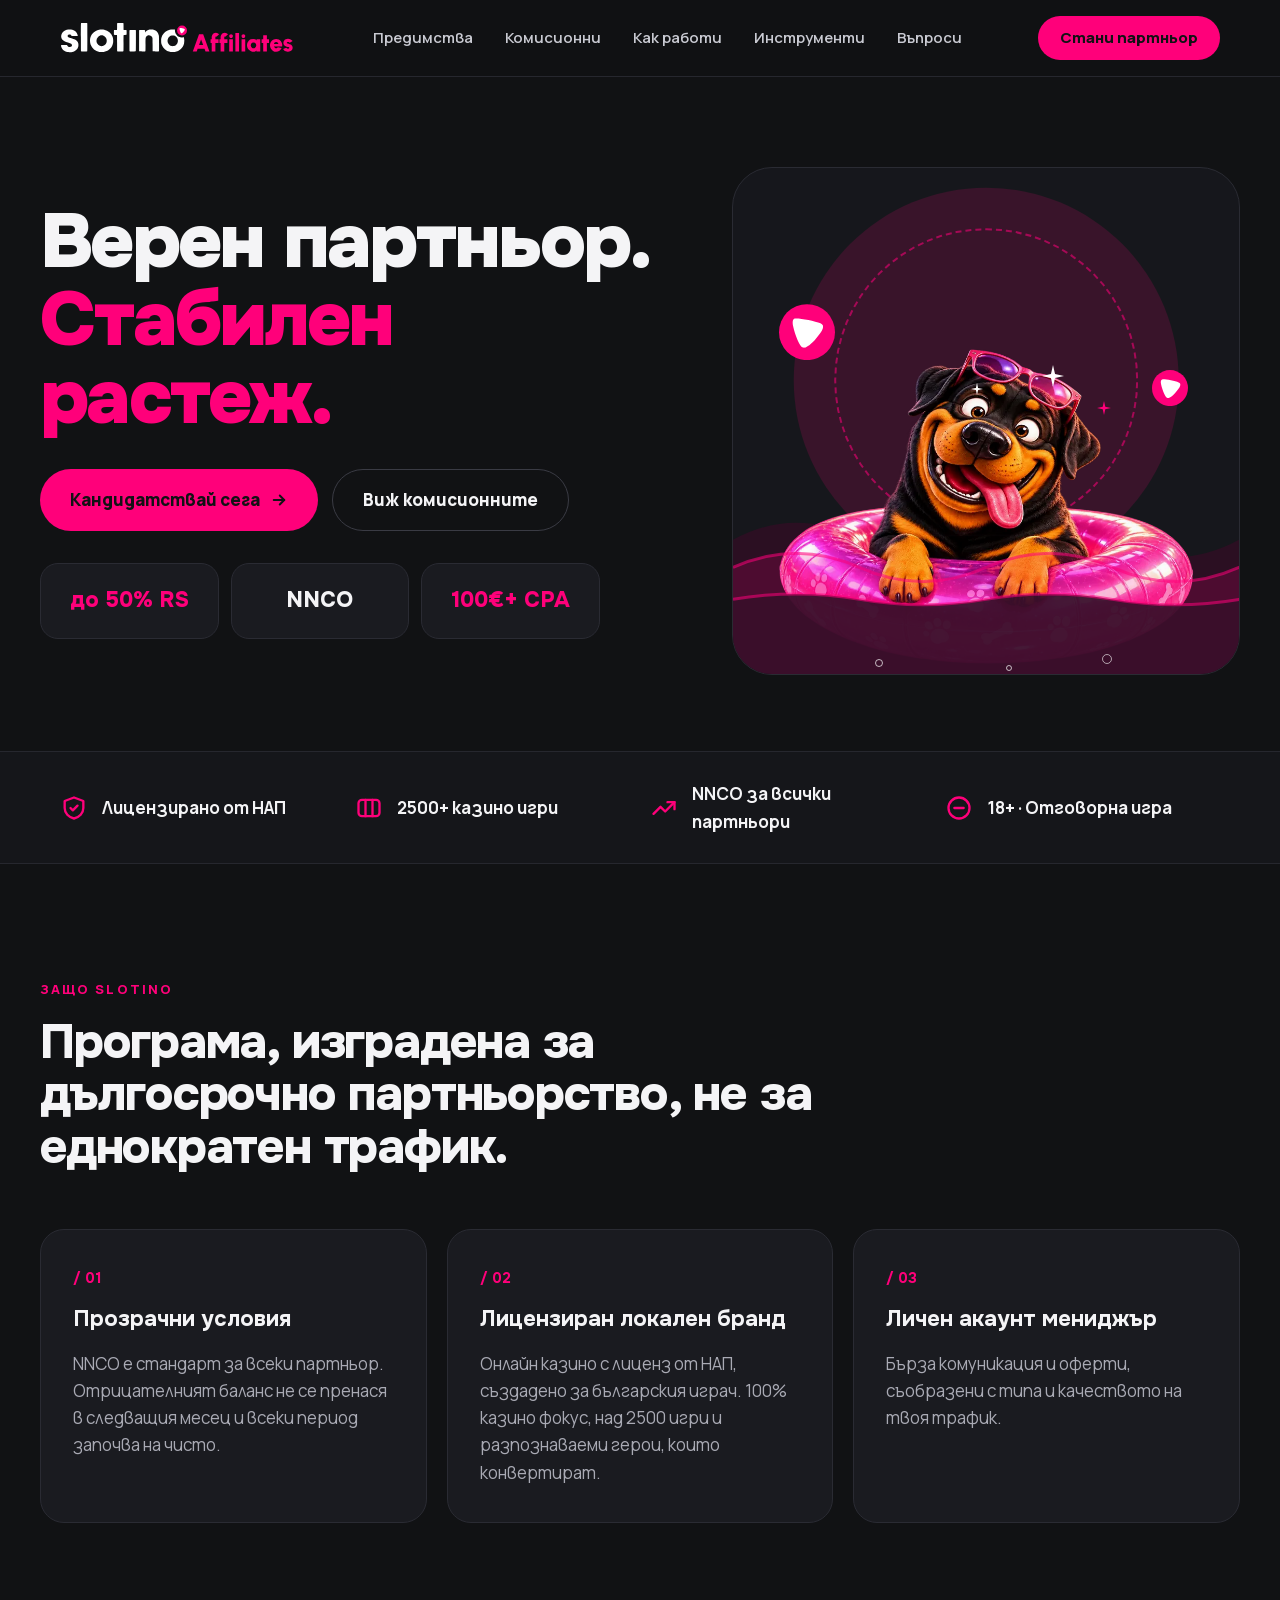
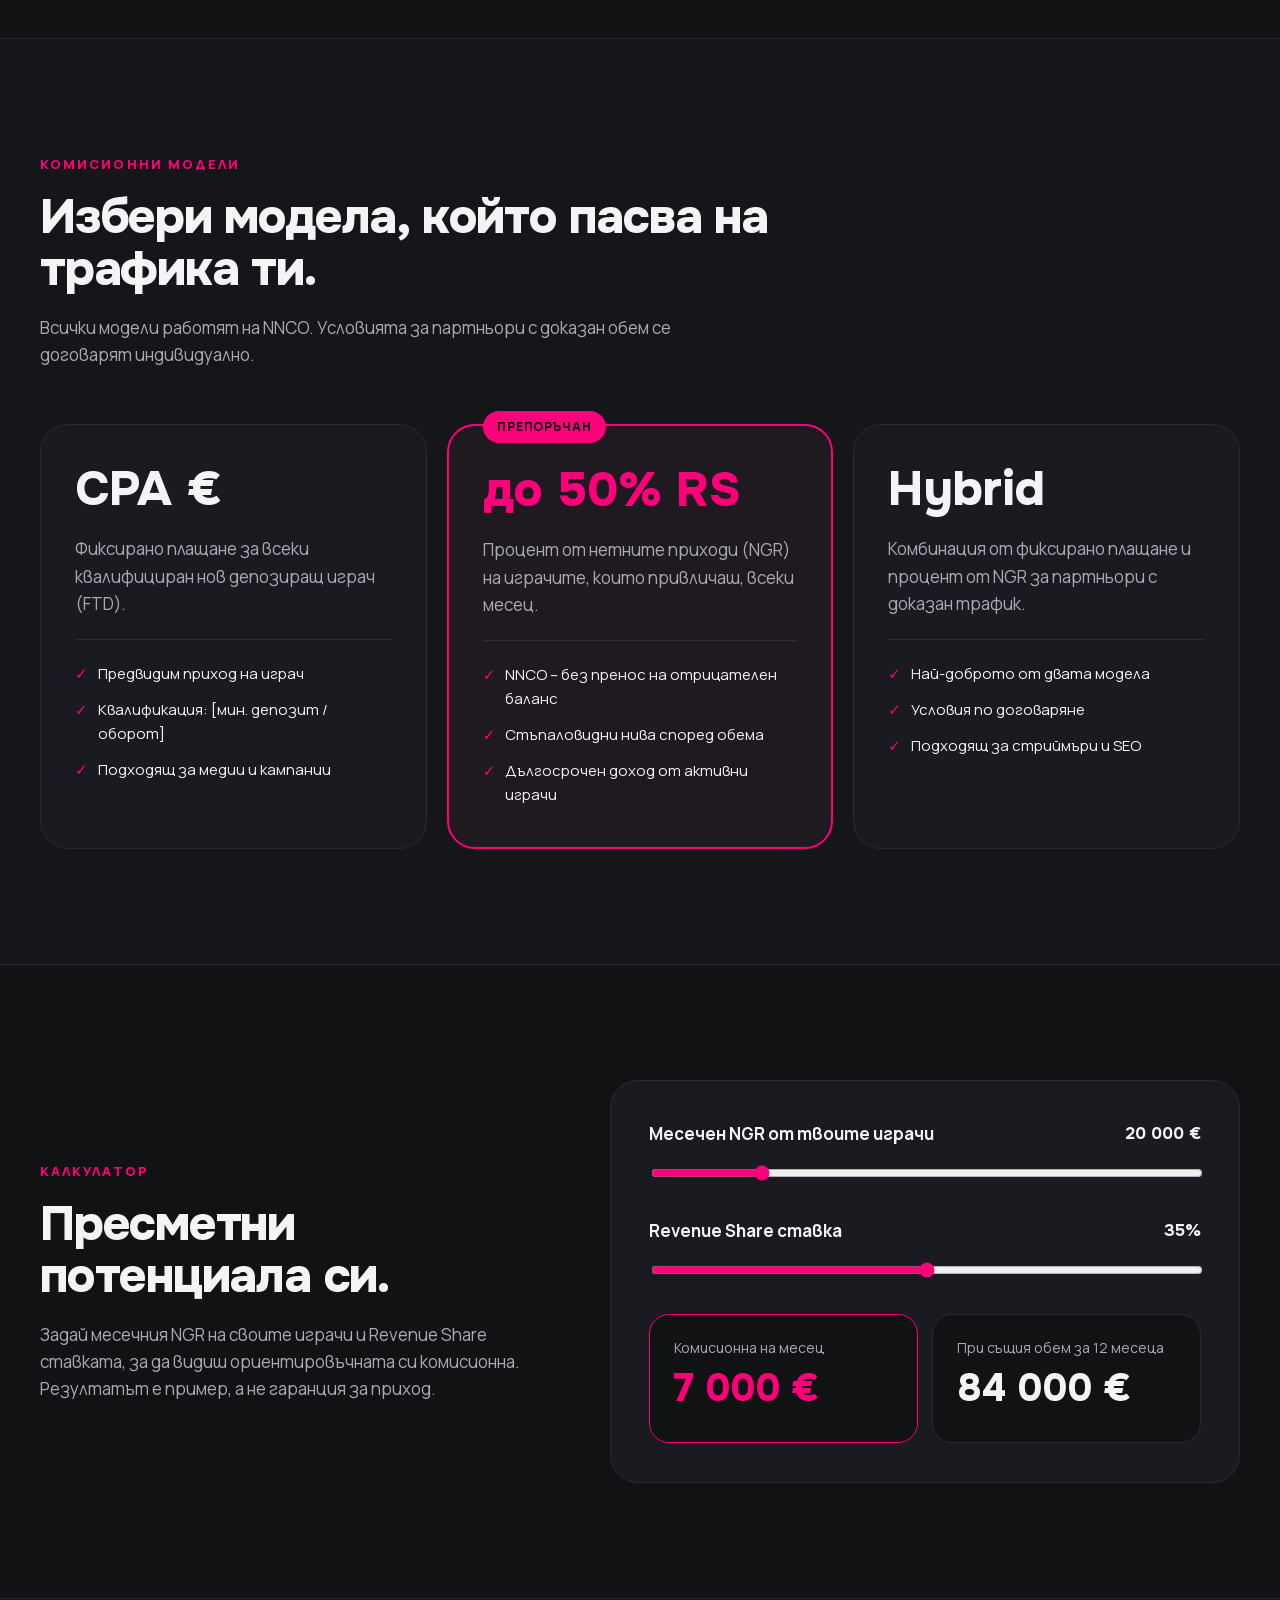
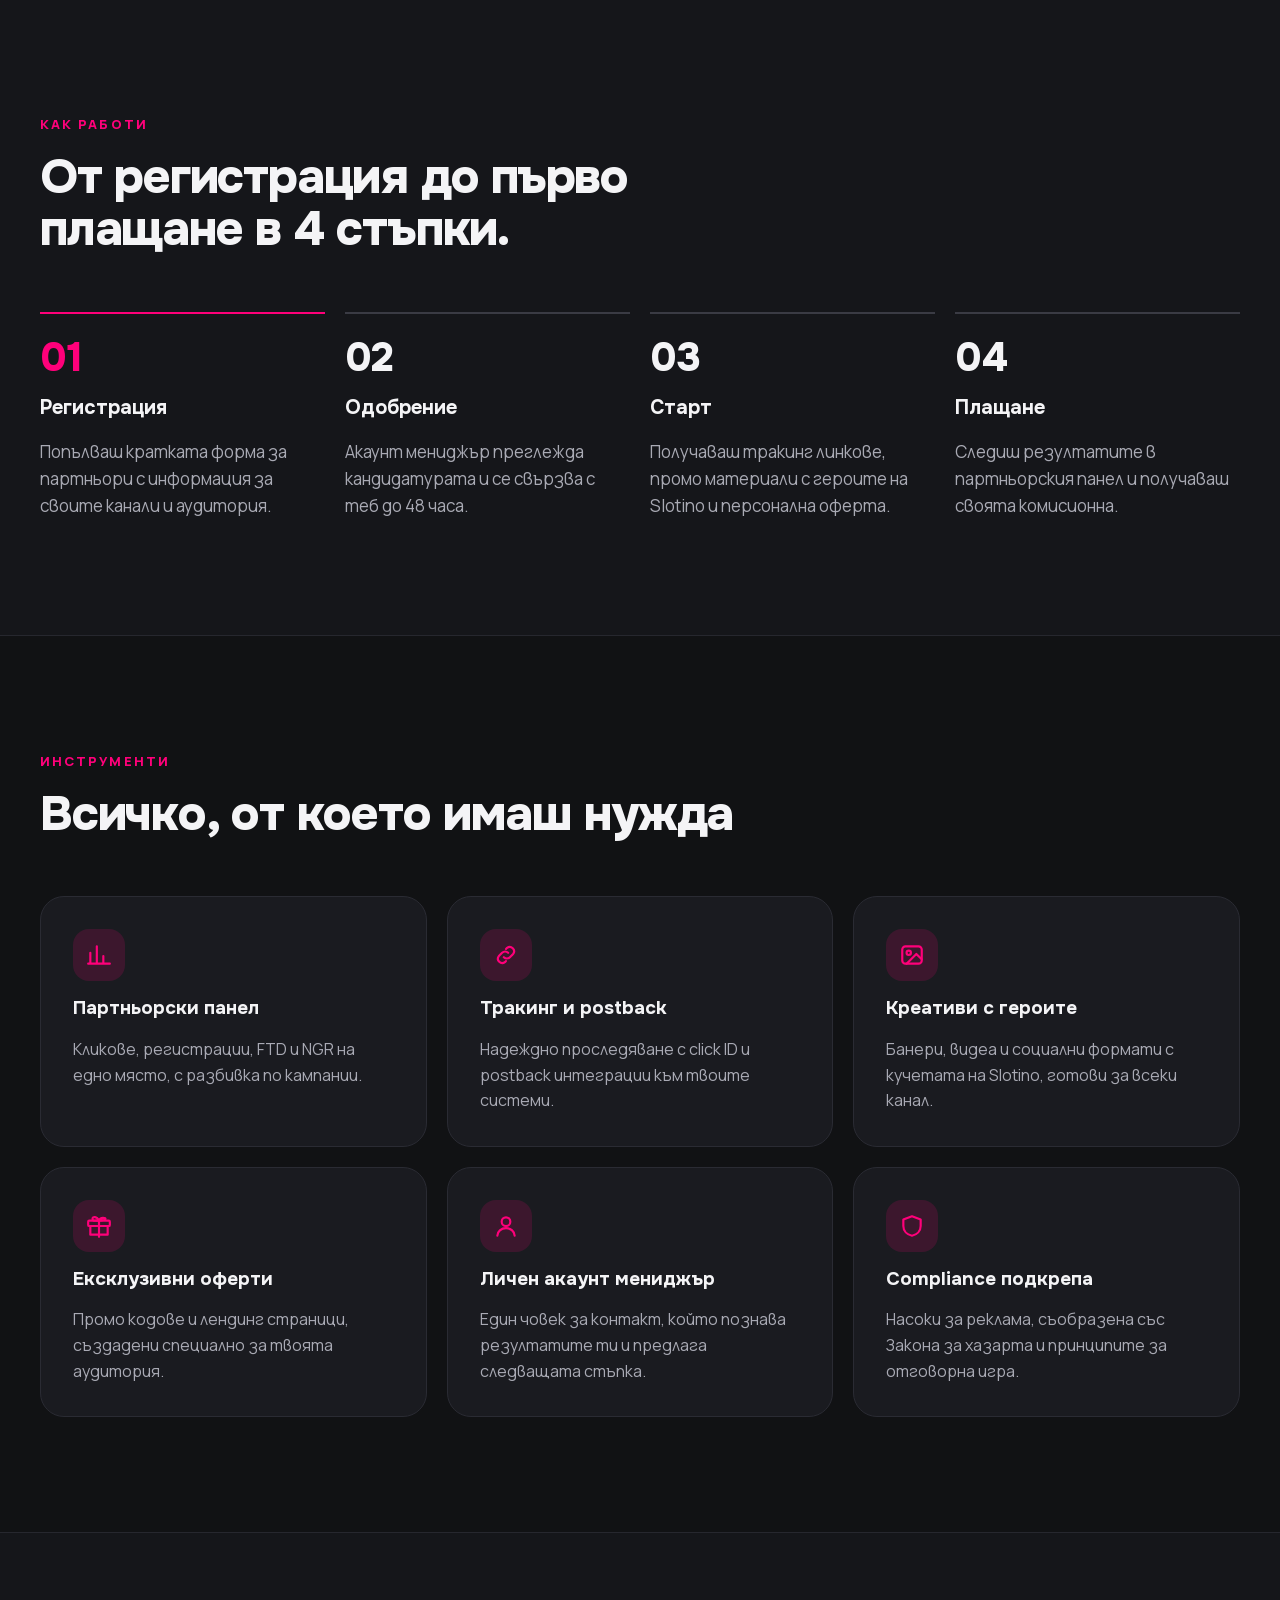
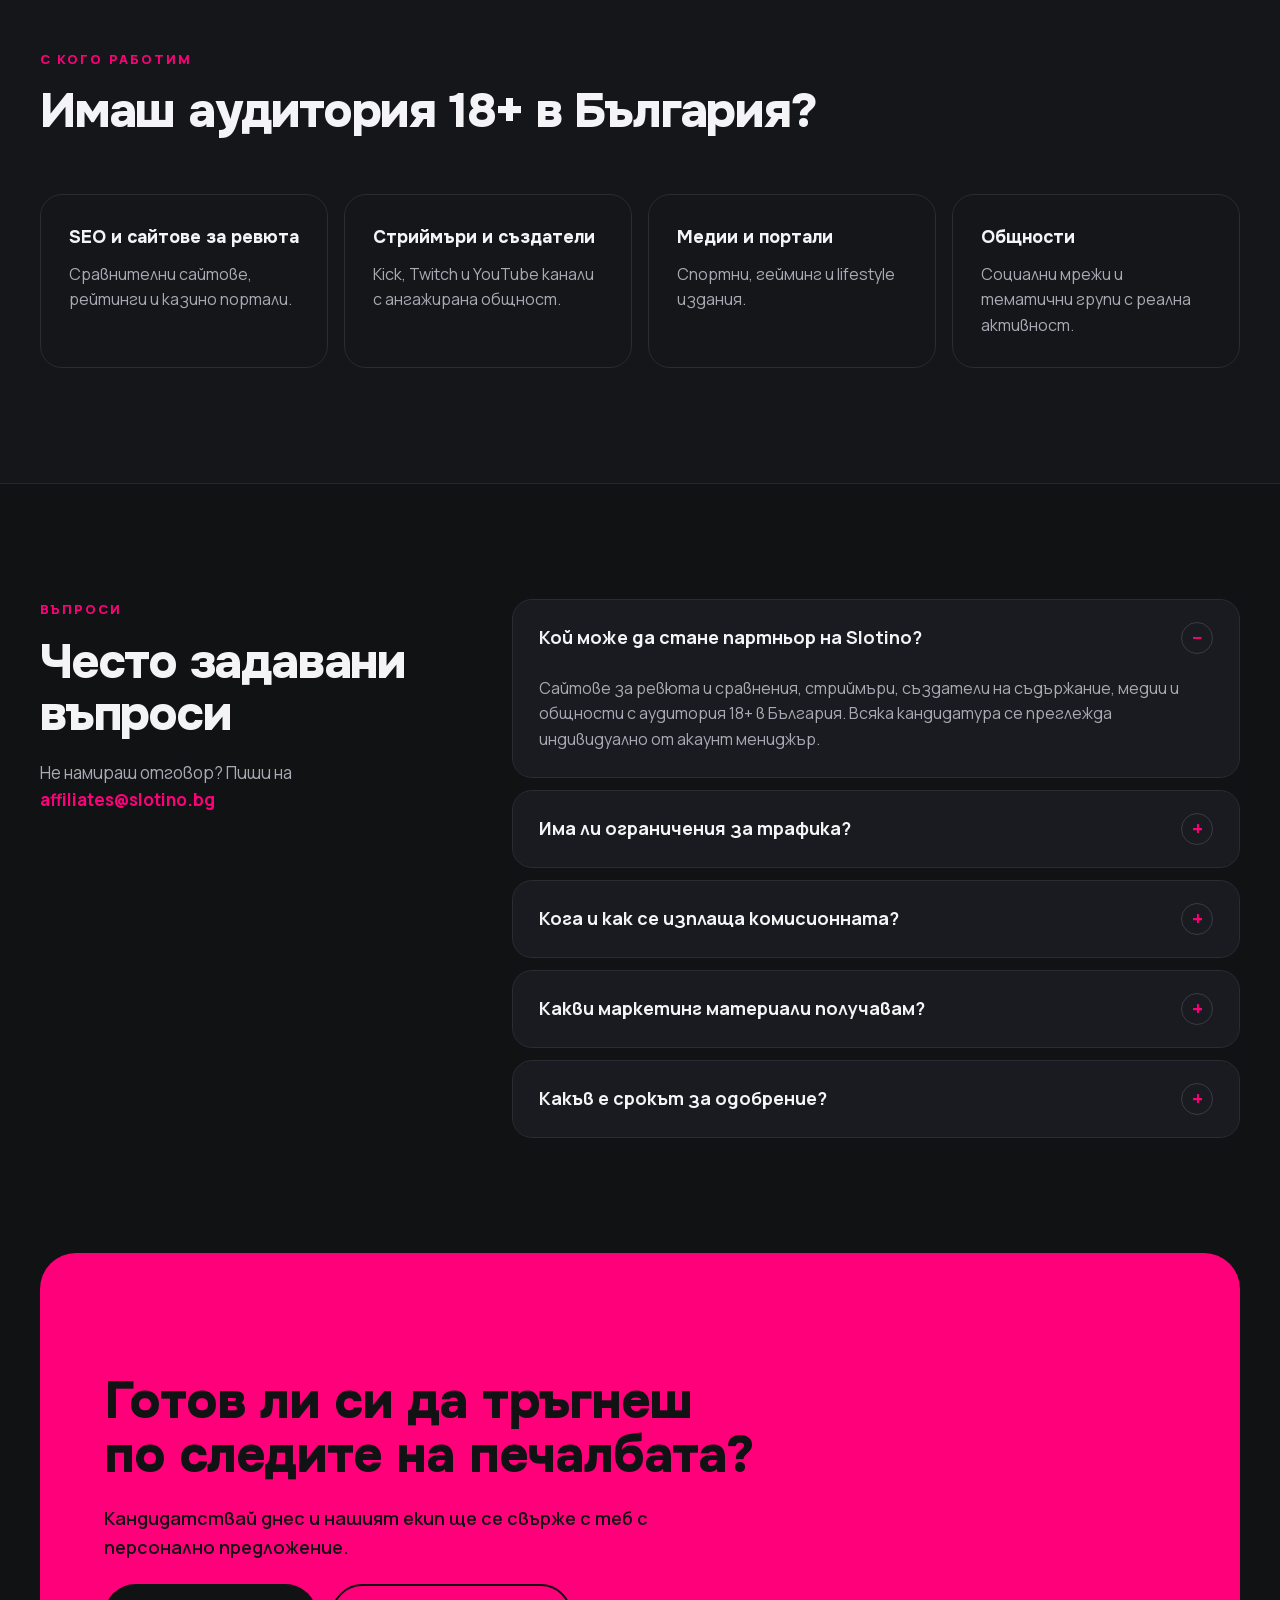
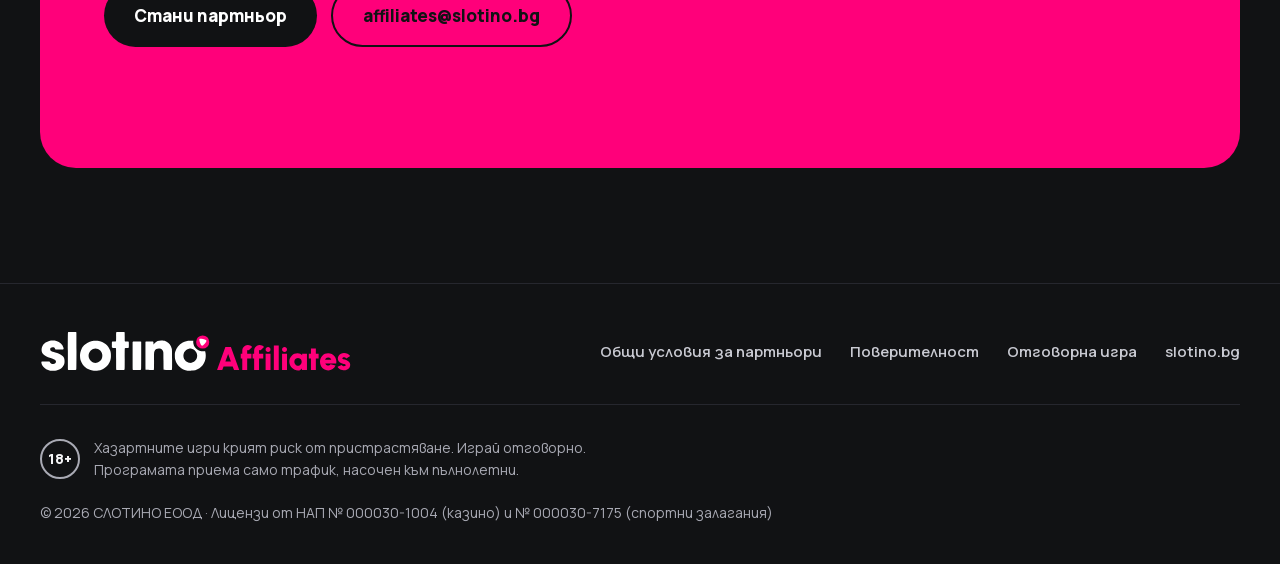
<file: index.html>
<!DOCTYPE html>
<html lang="bg">
<head>
<meta charset="utf-8">
<meta name="viewport" content="width=device-width, initial-scale=1, viewport-fit=cover">
<title>Slotino Affiliates – Партньорска програма</title>
<meta name="description" content="Партньорската програма на Slotino.bg: до 50% Revenue Share, CPA от 100€, NNCO за всички партньори и личен акаунт мениджър.">
<meta name="theme-color" content="#111214">
<meta name="robots" content="index,follow">
<meta http-equiv="Content-Security-Policy" content="default-src 'self'; img-src 'self' data:; style-src 'self'; font-src 'self'; script-src 'self'; base-uri 'self'; form-action 'self'">
<meta name="referrer" content="strict-origin-when-cross-origin">
<link rel="canonical" href="https://slotinoaffiliates.com/">
<meta property="og:type" content="website">
<meta property="og:locale" content="bg_BG">
<meta property="og:site_name" content="Slotino Affiliates">
<meta property="og:title" content="Slotino Affiliates – Партньорска програма">
<meta property="og:description" content="До 50% Revenue Share, CPA от 100€, NNCO за всички партньори и личен акаунт мениджър.">
<meta property="og:url" content="https://slotinoaffiliates.com/">
<meta property="og:image" content="https://slotinoaffiliates.com/assets/img/og-image.jpg">
<meta property="og:image:width" content="1200">
<meta property="og:image:height" content="630">
<meta name="twitter:card" content="summary_large_image">
<meta name="format-detection" content="telephone=no">
<link rel="icon" href="favicon.svg" type="image/svg+xml">
<link rel="icon" href="favicon-32.png" sizes="32x32" type="image/png">
<link rel="apple-touch-icon" href="apple-touch-icon.png">
<link rel="manifest" href="site.webmanifest">
<link rel="preload" href="assets/fonts/onest-cyrillic.woff2" as="font" type="font/woff2" crossorigin>
<link rel="preload" href="assets/fonts/manrope-cyrillic.woff2" as="font" type="font/woff2" crossorigin>
<link rel="stylesheet" href="assets/css/styles.css">
</head>
<body>
<a class="skip-link" href="#main">Към съдържанието</a>

<header class="header">
  <div class="wrap header__in">
    <a href="#top" aria-label="Slotino Affiliates – начало"><svg class="wordmark" viewBox="0 0 2600 330" role="img" aria-label="Slotino Affiliates"><path d="M84.2 319.6C59.7 314.9 40.3 304 27.3 287.6C18.3 276.1 10.4 257 11.2 248.7C11.7 243.3 13.3 243 45.7 243C61.9 243 76 243.4 77.4 244C79.1 244.6 80.6 246.6 82.1 249.9C86.5 260.2 97 265.8 109.6 264.7C123.3 263.4 132 256.1 132 246C132 233.3 123 227.2 87.5 215.5C56.1 205.2 38.9 196.1 27.1 183.5C16.9 172.5 13 162.3 13 146.4C13 125.5 22.2 106.2 38.7 92.5C46.9 85.7 64.4 76.9 75.4 74.1C94.3 69.2 116.1 69.2 135.2 74.1C164.2 81.5 185.6 101.4 192.9 128C195.5 137.2 195.5 140.2 193.2 142.4C191.5 143.9 188 144 159.4 143.8L127.5 143.5L124.5 137.5C120.6 129.7 115.8 127 105.3 126.8C92.9 126.6 84 133.1 84 142.2C84 154.2 93.2 160.2 125.4 169C159.3 178.3 176.2 186.7 188.8 200.5C199.2 211.8 203.6 225.7 202.7 244.5C202.1 257.3 200.3 264.7 195.4 274.5C188 289.6 176.2 300.8 158.5 309.6C141.7 317.8 131.6 320.1 109.5 320.6C96.9 320.8 89.3 320.5 84.2 319.6ZM433.5 318.4C388.2 310.3 352.4 281.1 337.5 240C333 227.5 331 216.5 330.3 201.4C329.4 179 333.1 159.9 341.9 141.4C348.2 128.2 353.5 120.5 363.4 110.1C381.3 91.5 403.6 79.2 430 73.4C442 70.8 473.8 70.7 486 73.3C530.3 82.8 564.1 111.1 578.4 150.8C583.5 165 585.3 176.9 585.3 195C585.3 213.1 583.4 225.2 578.4 239.2C563.4 281.2 526.7 310.9 480.5 318.5C469.2 320.4 444.2 320.3 433.5 318.4ZM1221 319.3C1219.1 319 1213.6 318 1208.9 317C1166.4 307.6 1133.2 278.7 1119.2 239C1113.6 223.1 1112.5 215.5 1112.6 194.5C1112.7 176.5 1112.8 174.9 1115.8 163.5C1124.8 129.4 1146.9 101.6 1177.6 85.8C1198.5 75 1213.4 71.6 1239 71.5C1249.2 71.5 1259.2 71.9 1261.3 72.3L1265.1 73.1L1264.4 77.9C1262.9 89.1 1267.9 109.4 1275.1 121.7C1277 124.9 1282.5 131.6 1287.5 136.6C1295.4 144.5 1297.8 146.3 1307 150.7C1321.2 157.7 1329.6 159.4 1345.3 158.7C1352 158.3 1358.6 157.9 1359.9 157.8C1362.2 157.5 1362.5 158.1 1364.1 164.3C1368.6 181.5 1368.9 202.7 1365 222C1354.6 273.1 1315.6 309.8 1262.5 318.5C1254.2 319.9 1230 320.3 1221 319.3ZM231.6 310.8C230.2 308.8 230 292.5 230 156.3C230 5.3 230 4 232 2C233.9 0.1 235.3 0 265.8 0C295.4 0 297.8 0.1 299.3 1.8C300.9 3.5 301 15.7 301 156.7C301 303.6 300.9 309.8 299.2 311.3C297.5 312.8 293.7 313 265.2 313C233.2 313 233.1 313 231.6 310.8ZM629.6 310.8C628.2 308.8 628 298.7 628 222C628 169.4 627.6 134.9 627 134C626.3 132.8 623 132.4 611.6 132C591.5 131.3 593 133.5 593 105C593 87.1 593.3 82 594.4 80.4C595.7 78.7 597.5 78.4 611 78C622.9 77.6 626.3 77.2 627 76C627.6 75.1 628 59.6 628 39.2C628 5.3 628.1 3.9 630 2C631.9 0.1 633.3 0 663.8 0C693.4 0 695.8 0.1 697.3 1.8C698.8 3.5 699 7.5 699 38.6C699 68.6 699.2 73.9 700.6 75.8C702 77.9 702.8 78 715.3 78C734.5 78 733 75.7 733 104.9C733 125.9 732.8 128.9 731.3 130.1C730.2 131.1 725.7 131.6 715.9 131.8C703 132.1 701.9 132.3 700.5 134.3C699.2 136.2 699 147.6 699 223.1C699 305.7 698.9 309.8 697.2 311.3C695.5 312.8 691.7 313 663.2 313C631.2 313 631.1 313 629.6 310.8ZM765.6 310.8C764.2 308.8 764 296.2 764 195.7L764 82.9L766.5 80.5L768.9 78L799.7 78C826 78 830.9 78.2 832.8 79.6L835 81.1L835 195.5C835 298.1 834.8 310 833.4 311.4C832.1 312.8 827.6 313 799.5 313C767.2 313 767.1 313 765.6 310.8ZM871.8 311.9C870.1 311 870 304.4 870 196L870 81.1L872.2 79.6C874.1 78.2 878.8 78 903.2 78C938.5 78 936 76.9 936.1 92.8L936.1 103.5L938.3 100.5C939.5 98.9 943.6 94.3 947.4 90.3C962.1 74.8 985.3 67.9 1012.5 70.9C1026 72.4 1032.6 74.3 1044.8 80.2C1066.8 90.7 1081 109.9 1087.3 137.5C1089.3 146.1 1089.4 150.2 1089.7 227.7C1090.1 308.6 1090.1 308.9 1088.1 310.9C1086.1 312.9 1085 313 1054.2 313C1030.3 313 1022 312.7 1020.7 311.8C1019.2 310.6 1019.1 304 1018.7 240C1018.4 177.7 1018.1 168.8 1016.6 163.1C1012.1 146.1 1003 138.2 985.7 136.4C968.3 134.6 952.9 141.6 946.4 154.2C941.1 164.6 941 166.1 941 240C941 300.4 940.8 308.8 939.4 310.8C937.9 313 937.8 313 905.7 313C885.7 313 872.8 312.6 871.8 311.9ZM469.5 253.5C479.1 251.5 487.9 246.9 495.2 240.2C508.1 228.3 514.2 214.1 514.3 196C514.5 178.9 508.9 164.9 497 152.9C487.1 142.9 471.1 136 457.5 136C443.9 136 429.8 142.2 418.9 153C394.5 177.1 395 215.7 420.2 239.5C433.8 252.4 451.3 257.3 469.5 253.5ZM1251.5 253.5C1262.5 251.2 1270.4 246.7 1279.1 238.1C1288 229.2 1292.9 220 1295.4 207.8C1298.3 193.5 1296.7 181.9 1289.9 168.1C1282.1 152.3 1267.8 141.1 1250.5 137.5C1241.7 135.7 1237.3 135.7 1228.7 137.5C1212.7 140.9 1197 153.1 1189.7 167.7C1172.2 203.1 1191.2 245.4 1228.2 253.5C1236.5 255.3 1243 255.3 1251.5 253.5Z" fill="#FFFFFF"/><g class="ping"><circle cx="1342.25" cy="82.5" r="54.25" fill="#FF007A"/><path d="M1333.1 111.8C1328.1 109.2 1319 88.4 1315.5 71.5C1313.6 62.1 1314.6 57.4 1318.8 56.3C1324.9 54.8 1357.2 60.7 1368.3 65.3C1377.7 69.3 1374.5 78.6 1357.1 98C1350.9 104.9 1342.2 111.5 1338 112.5C1336.6 112.8 1334.4 112.5 1333.1 111.8Z" fill="#FFFFFF"/></g><path d="M1529.4 124.5H1575L1643.6 313.5H1600.7L1589.9 283.8H1514.5L1503.7 313.5H1460.8ZM1529.4 243.3H1575L1552.1 180.7ZM1709.3 153.9V178.5H1744.2V219H1709.3V313.5H1668.8V219H1656.1V178.5H1668.8V153.9Q1668.8 141.2 1675.1 130.8Q1681.4 120.3 1691.9 114Q1702.4 107.8 1715.3 107.8Q1724.6 107.8 1733.8 111.6Q1742.9 115.5 1750.1 123.7L1720.9 152.3Q1720.3 150.3 1718.6 149.3Q1716.9 148.3 1715.3 148.3Q1712.8 148.3 1711.1 149.9Q1709.3 151.5 1709.3 153.9ZM1807.2 153.9V178.5H1842V219H1807.2V313.5H1766.7V219H1754V178.5H1766.7V153.9Q1766.7 141.2 1773 130.8Q1779.3 120.3 1789.8 114Q1800.3 107.8 1813.1 107.8Q1822.5 107.8 1831.6 111.6Q1840.8 115.5 1848 123.7L1818.8 152.3Q1818.1 150.3 1816.4 149.3Q1814.8 148.3 1813.1 148.3Q1810.7 148.3 1809 149.9Q1807.2 151.5 1807.2 153.9ZM1861.3 178.5H1901.8V313.5H1861.3ZM1881.9 164.5Q1873.1 164.5 1867.1 158.7Q1861.2 152.8 1861.2 144.2Q1861.2 135.7 1867.1 129.8Q1873.1 124 1881.7 124Q1890.2 124 1896.1 129.8Q1902 135.7 1902 144.2Q1902 152.8 1896.2 158.7Q1890.5 164.5 1881.9 164.5ZM1929.2 313.5V111H1969.7V313.5ZM1997.1 178.5H2037.6V313.5H1997.1ZM2017.7 164.5Q2008.9 164.5 2002.9 158.7Q1997 152.8 1997 144.2Q1997 135.7 2002.9 129.8Q2008.9 124 2017.5 124Q2026 124 2031.9 129.8Q2037.8 135.7 2037.8 144.2Q2037.8 152.8 2032 158.7Q2026.3 164.5 2017.7 164.5ZM2162 178.5H2202.5V313.5H2161.8L2159.9 301.4Q2154.9 308.4 2147.3 312.7Q2139.7 317 2129.6 317Q2114.4 317 2101.3 311.3Q2088.1 305.7 2078.1 295.6Q2068.1 285.6 2062.5 272.4Q2056.9 259.2 2056.9 244.1Q2056.9 229.7 2062.2 217.1Q2067.5 204.6 2077 195Q2086.5 185.5 2099 180.1Q2111.5 174.7 2125.8 174.7Q2137.4 174.7 2146.9 179.5Q2156.4 184.3 2163.9 191.5ZM2128.5 278.1Q2136.9 278.1 2143.7 273.8Q2150.6 269.5 2154.7 262.2Q2158.7 254.9 2158.7 246Q2158.7 237.1 2154.7 229.8Q2150.6 222.5 2143.7 218.2Q2136.9 213.9 2128.5 213.9Q2120.1 213.9 2113.3 218.2Q2106.5 222.5 2102.5 229.8Q2098.5 237.1 2098.5 246Q2098.5 254.9 2102.6 262.2Q2106.6 269.5 2113.4 273.8Q2120.2 278.1 2128.5 278.1ZM2298.7 219H2275.8V313.5H2235.3V219H2217.7V178.5H2235.3V136.1H2275.8V178.5H2298.7ZM2377.4 317Q2358.8 317 2343.5 307.4Q2328.1 297.8 2319 281.6Q2309.9 265.4 2309.9 245.9Q2309.9 231.1 2315.2 218.3Q2320.4 205.4 2329.7 195.6Q2338.9 185.8 2351.2 180.3Q2363.5 174.7 2377.4 174.7Q2393.6 174.7 2407 181.8Q2420.5 188.9 2429.7 201Q2439 213.1 2442.9 228.2Q2446.8 243.3 2443.7 259.4H2353.7Q2355.5 264.1 2358.7 267.9Q2361.9 271.8 2366.5 274.1Q2371.2 276.4 2377.4 276.5Q2383.4 276.6 2388.4 273.9Q2393.5 271.2 2397.3 266.7L2438.6 276.2Q2430.3 294.2 2414 305.6Q2397.7 317 2377.4 317ZM2352.2 229.7H2402.8Q2400.9 223.9 2397.1 219.4Q2393.3 214.9 2388.3 212.4Q2383.2 209.8 2377.4 209.8Q2371.7 209.8 2366.7 212.4Q2361.6 214.9 2357.9 219.4Q2354.2 223.9 2352.2 229.7ZM2503.1 315.9Q2492.8 315 2483.4 311.5Q2473.9 308 2466.5 301.9Q2459.1 295.8 2454.8 287L2488.8 272.5Q2490.1 273.9 2492.6 276.2Q2495 278.4 2498.7 280.2Q2502.4 281.9 2507.7 281.9Q2511.2 281.9 2514.5 281.2Q2517.8 280.4 2519.9 278.5Q2522 276.6 2522 273.3Q2522 269.5 2519.2 267.5Q2516.5 265.6 2512.5 264.7Q2508.6 263.8 2505.2 263.3Q2493.2 261.4 2482.2 255.7Q2471.2 249.9 2464.2 240.7Q2457.2 231.4 2457.2 219Q2457.2 205.1 2464.3 195Q2471.5 184.8 2483 179.4Q2494.6 173.9 2508 173.9Q2523.7 173.9 2537.2 180.4Q2550.6 186.9 2559.2 199L2527.4 217.9Q2525.8 215.9 2523.4 213.8Q2521 211.7 2518 210.2Q2515 208.6 2511.5 208.2Q2506.7 207.8 2503 208.5Q2499.3 209.3 2497.2 211.5Q2495 213.7 2495 217.9Q2495 221.8 2498.8 223.6Q2502.6 225.3 2507.3 226.2Q2512 227 2515 227.9Q2526.6 231.7 2536.8 237.8Q2547.1 243.8 2553.4 252.5Q2559.7 261.1 2559.2 272.7Q2559.2 286.2 2551.2 296.5Q2543.1 306.8 2530.2 312Q2517.4 317.3 2503.1 315.9Z" fill="#FF007A"/></svg></a>
    <button class="menu-btn" type="button" aria-expanded="false" aria-controls="site-nav" aria-label="Меню"><span></span><span></span><span></span></button>
    <nav class="nav" id="site-nav" aria-label="Основна навигация">
      <a href="#why">Предимства</a>
      <a href="#models">Комисионни</a>
      <a href="#how">Как работи</a>
      <a href="#tools">Инструменти</a>
      <a href="#faq">Въпроси</a>
    </nav>
    <a class="btn btn--pink btn--sm header__cta" href="https://ro-affiliate.slotinoaffiliates.com/registration">Стани партньор</a>
  </div>
</header>

<main id="main">
  <section id="top" class="hero">
    <div class="wrap hero__in">
      <div class="hero__copy">
        <h1>Верен партньор. <span>Стабилен растеж.</span></h1>
        <div class="hero__ctas">
          <a class="btn btn--pink" href="https://ro-affiliate.slotinoaffiliates.com/registration">Кандидатствай сега
            <svg width="18" height="18" viewBox="0 0 24 24" fill="none" stroke="currentColor" stroke-width="2.6" stroke-linecap="round" stroke-linejoin="round" aria-hidden="true"><path d="M5 12h14"/><path d="M13 6l6 6-6 6"/></svg>
          </a>
          <a class="btn btn--ghost" href="#models">Виж комисионните</a>
        </div>
        <div class="chips">
          <div class="chip chip--pink">до 50% RS</div>
          <div class="chip">NNCO</div>
          <div class="chip chip--pink">100€+ CPA</div>
        </div>
      </div>

      <div class="hero__art">
        <div class="scene">
          <div class="scene__sun"></div>
          <div class="scene__orbit"></div>
          <div class="scene__ball scene__ball--a"><svg viewBox="1288 28 108.5 108.5" width="56" height="56" aria-hidden="true"><circle cx="1342.25" cy="82.5" r="54.25" fill="#FF007A"/><path d="M1333.1 111.8C1328.1 109.2 1319 88.4 1315.5 71.5C1313.6 62.1 1314.6 57.4 1318.8 56.3C1324.9 54.8 1357.2 60.7 1368.3 65.3C1377.7 69.3 1374.5 78.6 1357.1 98C1350.9 104.9 1342.2 111.5 1338 112.5C1336.6 112.8 1334.4 112.5 1333.1 111.8Z" fill="#FFFFFF"/></svg></div>
          <div class="scene__ball scene__ball--b"><svg viewBox="1288 28 108.5 108.5" width="36" height="36" aria-hidden="true"><circle cx="1342.25" cy="82.5" r="54.25" fill="#FF007A"/><path d="M1333.1 111.8C1328.1 109.2 1319 88.4 1315.5 71.5C1313.6 62.1 1314.6 57.4 1318.8 56.3C1324.9 54.8 1357.2 60.7 1368.3 65.3C1377.7 69.3 1374.5 78.6 1357.1 98C1350.9 104.9 1342.2 111.5 1338 112.5C1336.6 112.8 1334.4 112.5 1333.1 111.8Z" fill="#FFFFFF"/></svg></div>
          <div class="water water--back"><svg viewBox="0 0 2400 100" preserveAspectRatio="none" aria-hidden="true"><path d="M0 22 Q150 2 300 22 T600 22 T900 22 T1200 22 T1500 22 T1800 22 T2100 22 T2400 22 L2400 100 L0 100 Z" fill="#2B0F22"/></svg></div>
          <div class="ripples"><svg viewBox="0 0 200 40" preserveAspectRatio="none" aria-hidden="true">
            <ellipse class="ripple" cx="100" cy="20" rx="80" ry="12" fill="none" stroke="#FF007A" stroke-width="1.5" vector-effect="non-scaling-stroke"/>
            <ellipse class="ripple ripple--late" cx="100" cy="20" rx="80" ry="12" fill="none" stroke="#FFFFFF" stroke-opacity=".6" stroke-width="1.5" vector-effect="non-scaling-stroke"/>
          </svg></div>
          <div class="scene__dog"><picture><source srcset="assets/img/mascot-pool.webp" type="image/webp"><img class="dog-bob" src="assets/img/mascot-pool.png" width="800" height="607" alt="Талисманът на Slotino – ротвайлер с розови очила, плуващ на пояс" fetchpriority="high" decoding="async"></picture></div>
          <div class="spark spark--1"><svg viewBox="0 0 24 24" width="22" height="22" aria-hidden="true"><path d="M12 0 L14.2 9.8 L24 12 L14.2 14.2 L12 24 L9.8 14.2 L0 12 L9.8 9.8 Z" fill="#FFFFFF"/></svg></div>
          <div class="spark spark--2"><svg viewBox="0 0 24 24" width="14" height="14" aria-hidden="true"><path d="M12 0 L14.2 9.8 L24 12 L14.2 14.2 L12 24 L9.8 14.2 L0 12 L9.8 9.8 Z" fill="#FF007A"/></svg></div>
          <div class="spark spark--3"><svg viewBox="0 0 24 24" width="12" height="12" aria-hidden="true"><path d="M12 0 L14.2 9.8 L24 12 L14.2 14.2 L12 24 L9.8 14.2 L0 12 L9.8 9.8 Z" fill="#FFFFFF"/></svg></div>
          <div class="water water--front"><svg viewBox="0 0 2400 100" preserveAspectRatio="none" aria-hidden="true"><path d="M0 25 Q150 5 300 25 T600 25 T900 25 T1200 25 T1500 25 T1800 25 T2100 25 T2400 25 L2400 100 L0 100 Z" fill="#FF007A" fill-opacity=".16"/><path d="M0 25 Q150 5 300 25 T600 25 T900 25 T1200 25 T1500 25 T1800 25 T2100 25 T2400 25" fill="none" stroke="#FF007A" stroke-opacity=".55" stroke-width="3" vector-effect="non-scaling-stroke"/></svg></div>
          <div class="water water--deep"><svg viewBox="0 0 2400 100" preserveAspectRatio="none" aria-hidden="true"><path d="M0 18 Q150 6 300 18 T600 18 T900 18 T1200 18 T1500 18 T1800 18 T2100 18 T2400 18 L2400 100 L0 100 Z" fill="#3A0F2B" fill-opacity=".94"/><path d="M0 18 Q150 6 300 18 T600 18 T900 18 T1200 18 T1500 18 T1800 18 T2100 18 T2400 18" fill="none" stroke="#FF007A" stroke-opacity=".55" stroke-width="3" vector-effect="non-scaling-stroke"/></svg></div>
          <div class="bubbles" aria-hidden="true">
            <span class="bubble bubble--1"></span>
            <span class="bubble bubble--2"></span>
            <span class="bubble bubble--3"></span>
          </div>
        </div>
      </div>
    </div>
  </section>

  <section class="trust" aria-label="Ключови факти">
    <div class="wrap trust__in">
      <div class="trust__item"><svg width="28" height="28" viewBox="0 0 24 24" fill="none" stroke="#FF007A" stroke-width="2" stroke-linecap="round" stroke-linejoin="round" aria-hidden="true"><path d="M12 3l8 3v6c0 4.5-3.4 8-8 9-4.6-1-8-4.5-8-9V6z"/><path d="M9 12l2 2 4-4"/></svg>Лицензирано от НАП</div>
      <div class="trust__item"><svg width="28" height="28" viewBox="0 0 24 24" fill="none" stroke="#FF007A" stroke-width="2" stroke-linecap="round" stroke-linejoin="round" aria-hidden="true"><rect x="3" y="5" width="18" height="14" rx="3"/><path d="M9 5v14M15 5v14"/></svg>2500+ казино игри</div>
      <div class="trust__item"><svg width="28" height="28" viewBox="0 0 24 24" fill="none" stroke="#FF007A" stroke-width="2" stroke-linecap="round" stroke-linejoin="round" aria-hidden="true"><path d="M3 17l6-6 4 4 8-8"/><path d="M15 7h6v6"/></svg>NNCO за всички партньори</div>
      <div class="trust__item"><svg width="28" height="28" viewBox="0 0 24 24" fill="none" stroke="#FF007A" stroke-width="2" stroke-linecap="round" stroke-linejoin="round" aria-hidden="true"><circle cx="12" cy="12" r="9"/><path d="M8 12h8"/></svg>18+ · Отговорна игра</div>
    </div>
  </section>

  <section id="why" class="section">
    <div class="wrap">
      <div class="head">
        <div class="eyebrow">Защо Slotino</div>
        <h2 class="h2">Програма, изградена за дългосрочно партньорство, не за еднократен трафик.</h2>
      </div>
      <div class="grid">
        <article class="card"><div class="card__num">/ 01</div><h3>Прозрачни условия</h3><p>NNCO е стандарт за всеки партньор. Отрицателният баланс не се пренася в следващия месец и всеки период започва на чисто.</p></article>
        <article class="card"><div class="card__num">/ 02</div><h3>Лицензиран локален бранд</h3><p>Онлайн казино с лиценз от НАП, създадено за българския играч. 100% казино фокус, над 2500 игри и разпознаваеми герои, които конвертират.</p></article>
        <article class="card"><div class="card__num">/ 03</div><h3>Личен акаунт мениджър</h3><p>Бърза комуникация и оферти, съобразени с типа и качеството на твоя трафик.</p></article>
      </div>
    </div>
  </section>

  <section id="models" class="section section--alt">
    <div class="wrap">
      <div class="head">
        <div class="eyebrow">Комисионни модели</div>
        <h2 class="h2">Избери модела, който пасва на трафика ти.</h2>
        <p class="lead">Всички модели работят на NNCO. Условията за партньори с доказан обем се договарят индивидуално.</p>
      </div>
      <div class="grid models">
        <article class="model">
          <div class="model__value">CPA €</div>
          <p>Фиксирано плащане за всеки квалифициран нов депозиращ играч (FTD).</p>
          <hr>
          <ul class="ticks"><li>Предвидим приход на играч</li><li>Квалификация: [мин. депозит / оборот]</li><li>Подходящ за медии и кампании</li></ul>
        </article>
        <article class="model model--hl">
          <div class="model__badge">Препоръчан</div>
          <div class="model__value">до 50% RS</div>
          <p>Процент от нетните приходи (NGR) на играчите, които привличаш, всеки месец.</p>
          <hr>
          <ul class="ticks"><li>NNCO – без пренос на отрицателен баланс</li><li>Стъпаловидни нива според обема</li><li>Дългосрочен доход от активни играчи</li></ul>
        </article>
        <article class="model">
          <div class="model__value">Hybrid</div>
          <p>Комбинация от фиксирано плащане и процент от NGR за партньори с доказан трафик.</p>
          <hr>
          <ul class="ticks"><li>Най-доброто от двата модела</li><li>Условия по договаряне</li><li>Подходящ за стриймъри и SEO</li></ul>
        </article>
      </div>
    </div>
  </section>

  <section id="calc" class="section">
    <div class="wrap calc">
      <div class="calc__copy">
        <div class="eyebrow">Калкулатор</div>
        <h2 class="h2">Пресметни потенциала си.</h2>
        <p class="lead">Задай месечния NGR на своите играчи и Revenue Share ставката, за да видиш ориентировъчната си комисионна. Резултатът е пример, а не гаранция за приход.</p>
      </div>
      <form class="calc__box" id="calcForm">
        <div class="field">
          <div class="field__row"><label for="ngr">Месечен NGR от твоите играчи</label><output id="ngrOut" for="ngr">20 000 €</output></div>
          <input id="ngr" type="range" min="1000" max="100000" step="1000" value="20000">
        </div>
        <div class="field">
          <div class="field__row"><label for="rate">Revenue Share ставка</label><output id="rateOut" for="rate">35%</output></div>
          <input id="rate" type="range" min="20" max="50" step="1" value="35">
        </div>
        <div class="results" aria-live="polite">
          <div class="result result--hl"><span>Комисионна на месец</span><output id="monthly">7 000 €</output></div>
          <div class="result"><span>При същия обем за 12 месеца</span><output id="yearly">84 000 €</output></div>
        </div>
      </form>
    </div>
  </section>

  <section id="how" class="section section--alt">
    <div class="wrap">
      <div class="head">
        <div class="eyebrow">Как работи</div>
        <h2 class="h2">От регистрация до първо плащане в 4 стъпки.</h2>
      </div>
      <ol class="steps">
        <li class="step"><div class="step__num">01</div><h3>Регистрация</h3><p>Попълваш кратката форма за партньори с информация за своите канали и аудитория.</p></li>
        <li class="step"><div class="step__num">02</div><h3>Одобрение</h3><p>Акаунт мениджър преглежда кандидатурата и се свързва с теб до 48 часа.</p></li>
        <li class="step"><div class="step__num">03</div><h3>Старт</h3><p>Получаваш тракинг линкове, промо материали с героите на Slotino и персонална оферта.</p></li>
        <li class="step"><div class="step__num">04</div><h3>Плащане</h3><p>Следиш резултатите в партньорския панел и получаваш своята комисионна.</p></li>
      </ol>
    </div>
  </section>

  <section id="tools" class="section">
    <div class="wrap">
      <div class="head">
        <div class="eyebrow">Инструменти</div>
        <h2 class="h2">Всичко, от което имаш нужда</h2>
      </div>
      <div class="grid">
        <article class="card tool"><div class="tool__icon"><svg width="26" height="26" viewBox="0 0 24 24" fill="none" stroke="#FF007A" stroke-width="2" stroke-linecap="round" stroke-linejoin="round" aria-hidden="true"><path d="M4 20V10M10 20V4M16 20v-7M22 20H2"/></svg></div><h3>Партньорски панел</h3><p>Кликове, регистрации, FTD и NGR на едно място, с разбивка по кампании.</p></article>
        <article class="card tool"><div class="tool__icon"><svg width="26" height="26" viewBox="0 0 24 24" fill="none" stroke="#FF007A" stroke-width="2" stroke-linecap="round" stroke-linejoin="round" aria-hidden="true"><path d="M10 14a4 4 0 0 0 5.6 0l3-3a4 4 0 0 0-5.6-5.6l-1 1"/><path d="M14 10a4 4 0 0 0-5.6 0l-3 3a4 4 0 0 0 5.6 5.6l1-1"/></svg></div><h3>Тракинг и postback</h3><p>Надеждно проследяване с click ID и postback интеграции към твоите системи.</p></article>
        <article class="card tool"><div class="tool__icon"><svg width="26" height="26" viewBox="0 0 24 24" fill="none" stroke="#FF007A" stroke-width="2" stroke-linecap="round" stroke-linejoin="round" aria-hidden="true"><rect x="3" y="4" width="18" height="16" rx="3"/><circle cx="9" cy="10" r="2"/><path d="M21 16l-5-5-9 9"/></svg></div><h3>Креативи с героите</h3><p>Банери, видеа и социални формати с кучетата на Slotino, готови за всеки канал.</p></article>
        <article class="card tool"><div class="tool__icon"><svg width="26" height="26" viewBox="0 0 24 24" fill="none" stroke="#FF007A" stroke-width="2" stroke-linecap="round" stroke-linejoin="round" aria-hidden="true"><path d="M20 12v8H4v-8"/><rect x="2" y="7" width="20" height="5" rx="1"/><path d="M12 22V7"/><path d="M12 7c-2-4-6-4-6-1.5S9 7 12 7c3 0 6-1 6-1.5S14 3 12 7z"/></svg></div><h3>Ексклузивни оферти</h3><p>Промо кодове и лендинг страници, създадени специално за твоята аудитория.</p></article>
        <article class="card tool"><div class="tool__icon"><svg width="26" height="26" viewBox="0 0 24 24" fill="none" stroke="#FF007A" stroke-width="2" stroke-linecap="round" stroke-linejoin="round" aria-hidden="true"><circle cx="12" cy="8" r="4"/><path d="M4 21c0-4 3.6-7 8-7s8 3 8 7"/></svg></div><h3>Личен акаунт мениджър</h3><p>Един човек за контакт, който познава резултатите ти и предлага следващата стъпка.</p></article>
        <article class="card tool"><div class="tool__icon"><svg width="26" height="26" viewBox="0 0 24 24" fill="none" stroke="#FF007A" stroke-width="2" stroke-linecap="round" stroke-linejoin="round" aria-hidden="true"><path d="M12 3l8 3v6c0 4.5-3.4 8-8 9-4.6-1-8-4.5-8-9V6z"/></svg></div><h3>Compliance подкрепа</h3><p>Насоки за реклама, съобразена със Закона за хазарта и принципите за отговорна игра.</p></article>
      </div>
    </div>
  </section>

  <section class="section section--alt">
    <div class="wrap">
      <div class="head">
        <div class="eyebrow">С кого работим</div>
        <h2 class="h2">Имаш аудитория 18+ в България?</h2>
      </div>
      <div class="aud">
        <div class="aud__item"><strong>SEO и сайтове за ревюта</strong><span>Сравнителни сайтове, рейтинги и казино портали.</span></div>
        <div class="aud__item"><strong>Стриймъри и създатели</strong><span>Kick, Twitch и YouTube канали с ангажирана общност.</span></div>
        <div class="aud__item"><strong>Медии и портали</strong><span>Спортни, гейминг и lifestyle издания.</span></div>
        <div class="aud__item"><strong>Общности</strong><span>Социални мрежи и тематични групи с реална активност.</span></div>
      </div>
    </div>
  </section>

  <section id="faq" class="section">
    <div class="wrap faq">
      <div class="faq__head">
        <div class="eyebrow">Въпроси</div>
        <h2 class="h2">Често задавани въпроси</h2>
        <p class="lead">Не намираш отговор? Пиши на <a href="mailto:affiliates@slotino.bg">affiliates@slotino.bg</a></p>
      </div>
      <div class="faq__list">
        <details class="qa" name="faq" open><summary>Кой може да стане партньор на Slotino?</summary><p>Сайтове за ревюта и сравнения, стриймъри, създатели на съдържание, медии и общности с аудитория 18+ в България. Всяка кандидатура се преглежда индивидуално от акаунт мениджър.</p></details>
        <details class="qa" name="faq"><summary>Има ли ограничения за трафика?</summary><p>Не приемаме трафик, насочен към непълнолетни, подвеждаща реклама, спам и bidding по бранда без писмено съгласие. Всички материали трябва да отговарят на Закона за хазарта и принципите за отговорна игра.</p></details>
        <details class="qa" name="faq"><summary>Кога и как се изплаща комисионната?</summary><p>Комисионните се изплащат месечно след издаването на фактура при минимален праг от 250 €. Плащанията се извършват чрез банков превод.</p></details>
        <details class="qa" name="faq"><summary>Какви маркетинг материали получавам?</summary><p>Банери и креативи с героите на Slotino, тракинг линкове, промо кодове и лендинг страници, а при по-голям обем и ексклузивни оферти.</p></details>
        <details class="qa" name="faq"><summary>Какъв е срокът за одобрение?</summary><p>Акаунт мениджър преглежда всяка кандидатура и се свързва с теб до 48 часа.</p></details>
      </div>
    </div>
  </section>

  <section id="join" class="cta-wrap">
    <div class="wrap cta">
      <div class="cta__copy">
        <h2>Готов ли си да тръгнеш по следите на печалбата?</h2>
        <p>Кандидатствай днес и нашият екип ще се свърже с теб с персонално предложение.</p>
        <div class="cta__btns">
          <a class="btn btn--dark" href="https://ro-affiliate.slotinoaffiliates.com/registration">Стани партньор</a>
          <a class="btn btn--outline-dark" href="mailto:affiliates@slotino.bg">affiliates@slotino.bg</a>
        </div>
      </div>
      <div class="cta__art"><picture><source srcset="assets/img/mascot-trail.webp" type="image/webp"><img src="assets/img/mascot-trail.jpg" width="800" height="800" alt="Ротвайлерът на Slotino души следа от златни монети" loading="lazy" decoding="async"></picture></div>
    </div>
  </section>
</main>

<footer class="footer">
  <div class="wrap">
    <div class="footer__top">
      <svg class="wordmark" viewBox="0 0 2600 330" role="img" aria-label="Slotino Affiliates"><path d="M84.2 319.6C59.7 314.9 40.3 304 27.3 287.6C18.3 276.1 10.4 257 11.2 248.7C11.7 243.3 13.3 243 45.7 243C61.9 243 76 243.4 77.4 244C79.1 244.6 80.6 246.6 82.1 249.9C86.5 260.2 97 265.8 109.6 264.7C123.3 263.4 132 256.1 132 246C132 233.3 123 227.2 87.5 215.5C56.1 205.2 38.9 196.1 27.1 183.5C16.9 172.5 13 162.3 13 146.4C13 125.5 22.2 106.2 38.7 92.5C46.9 85.7 64.4 76.9 75.4 74.1C94.3 69.2 116.1 69.2 135.2 74.1C164.2 81.5 185.6 101.4 192.9 128C195.5 137.2 195.5 140.2 193.2 142.4C191.5 143.9 188 144 159.4 143.8L127.5 143.5L124.5 137.5C120.6 129.7 115.8 127 105.3 126.8C92.9 126.6 84 133.1 84 142.2C84 154.2 93.2 160.2 125.4 169C159.3 178.3 176.2 186.7 188.8 200.5C199.2 211.8 203.6 225.7 202.7 244.5C202.1 257.3 200.3 264.7 195.4 274.5C188 289.6 176.2 300.8 158.5 309.6C141.7 317.8 131.6 320.1 109.5 320.6C96.9 320.8 89.3 320.5 84.2 319.6ZM433.5 318.4C388.2 310.3 352.4 281.1 337.5 240C333 227.5 331 216.5 330.3 201.4C329.4 179 333.1 159.9 341.9 141.4C348.2 128.2 353.5 120.5 363.4 110.1C381.3 91.5 403.6 79.2 430 73.4C442 70.8 473.8 70.7 486 73.3C530.3 82.8 564.1 111.1 578.4 150.8C583.5 165 585.3 176.9 585.3 195C585.3 213.1 583.4 225.2 578.4 239.2C563.4 281.2 526.7 310.9 480.5 318.5C469.2 320.4 444.2 320.3 433.5 318.4ZM1221 319.3C1219.1 319 1213.6 318 1208.9 317C1166.4 307.6 1133.2 278.7 1119.2 239C1113.6 223.1 1112.5 215.5 1112.6 194.5C1112.7 176.5 1112.8 174.9 1115.8 163.5C1124.8 129.4 1146.9 101.6 1177.6 85.8C1198.5 75 1213.4 71.6 1239 71.5C1249.2 71.5 1259.2 71.9 1261.3 72.3L1265.1 73.1L1264.4 77.9C1262.9 89.1 1267.9 109.4 1275.1 121.7C1277 124.9 1282.5 131.6 1287.5 136.6C1295.4 144.5 1297.8 146.3 1307 150.7C1321.2 157.7 1329.6 159.4 1345.3 158.7C1352 158.3 1358.6 157.9 1359.9 157.8C1362.2 157.5 1362.5 158.1 1364.1 164.3C1368.6 181.5 1368.9 202.7 1365 222C1354.6 273.1 1315.6 309.8 1262.5 318.5C1254.2 319.9 1230 320.3 1221 319.3ZM231.6 310.8C230.2 308.8 230 292.5 230 156.3C230 5.3 230 4 232 2C233.9 0.1 235.3 0 265.8 0C295.4 0 297.8 0.1 299.3 1.8C300.9 3.5 301 15.7 301 156.7C301 303.6 300.9 309.8 299.2 311.3C297.5 312.8 293.7 313 265.2 313C233.2 313 233.1 313 231.6 310.8ZM629.6 310.8C628.2 308.8 628 298.7 628 222C628 169.4 627.6 134.9 627 134C626.3 132.8 623 132.4 611.6 132C591.5 131.3 593 133.5 593 105C593 87.1 593.3 82 594.4 80.4C595.7 78.7 597.5 78.4 611 78C622.9 77.6 626.3 77.2 627 76C627.6 75.1 628 59.6 628 39.2C628 5.3 628.1 3.9 630 2C631.9 0.1 633.3 0 663.8 0C693.4 0 695.8 0.1 697.3 1.8C698.8 3.5 699 7.5 699 38.6C699 68.6 699.2 73.9 700.6 75.8C702 77.9 702.8 78 715.3 78C734.5 78 733 75.7 733 104.9C733 125.9 732.8 128.9 731.3 130.1C730.2 131.1 725.7 131.6 715.9 131.8C703 132.1 701.9 132.3 700.5 134.3C699.2 136.2 699 147.6 699 223.1C699 305.7 698.9 309.8 697.2 311.3C695.5 312.8 691.7 313 663.2 313C631.2 313 631.1 313 629.6 310.8ZM765.6 310.8C764.2 308.8 764 296.2 764 195.7L764 82.9L766.5 80.5L768.9 78L799.7 78C826 78 830.9 78.2 832.8 79.6L835 81.1L835 195.5C835 298.1 834.8 310 833.4 311.4C832.1 312.8 827.6 313 799.5 313C767.2 313 767.1 313 765.6 310.8ZM871.8 311.9C870.1 311 870 304.4 870 196L870 81.1L872.2 79.6C874.1 78.2 878.8 78 903.2 78C938.5 78 936 76.9 936.1 92.8L936.1 103.5L938.3 100.5C939.5 98.9 943.6 94.3 947.4 90.3C962.1 74.8 985.3 67.9 1012.5 70.9C1026 72.4 1032.6 74.3 1044.8 80.2C1066.8 90.7 1081 109.9 1087.3 137.5C1089.3 146.1 1089.4 150.2 1089.7 227.7C1090.1 308.6 1090.1 308.9 1088.1 310.9C1086.1 312.9 1085 313 1054.2 313C1030.3 313 1022 312.7 1020.7 311.8C1019.2 310.6 1019.1 304 1018.7 240C1018.4 177.7 1018.1 168.8 1016.6 163.1C1012.1 146.1 1003 138.2 985.7 136.4C968.3 134.6 952.9 141.6 946.4 154.2C941.1 164.6 941 166.1 941 240C941 300.4 940.8 308.8 939.4 310.8C937.9 313 937.8 313 905.7 313C885.7 313 872.8 312.6 871.8 311.9ZM469.5 253.5C479.1 251.5 487.9 246.9 495.2 240.2C508.1 228.3 514.2 214.1 514.3 196C514.5 178.9 508.9 164.9 497 152.9C487.1 142.9 471.1 136 457.5 136C443.9 136 429.8 142.2 418.9 153C394.5 177.1 395 215.7 420.2 239.5C433.8 252.4 451.3 257.3 469.5 253.5ZM1251.5 253.5C1262.5 251.2 1270.4 246.7 1279.1 238.1C1288 229.2 1292.9 220 1295.4 207.8C1298.3 193.5 1296.7 181.9 1289.9 168.1C1282.1 152.3 1267.8 141.1 1250.5 137.5C1241.7 135.7 1237.3 135.7 1228.7 137.5C1212.7 140.9 1197 153.1 1189.7 167.7C1172.2 203.1 1191.2 245.4 1228.2 253.5C1236.5 255.3 1243 255.3 1251.5 253.5Z" fill="#FFFFFF"/><g class="ping"><circle cx="1342.25" cy="82.5" r="54.25" fill="#FF007A"/><path d="M1333.1 111.8C1328.1 109.2 1319 88.4 1315.5 71.5C1313.6 62.1 1314.6 57.4 1318.8 56.3C1324.9 54.8 1357.2 60.7 1368.3 65.3C1377.7 69.3 1374.5 78.6 1357.1 98C1350.9 104.9 1342.2 111.5 1338 112.5C1336.6 112.8 1334.4 112.5 1333.1 111.8Z" fill="#FFFFFF"/></g><path d="M1529.4 124.5H1575L1643.6 313.5H1600.7L1589.9 283.8H1514.5L1503.7 313.5H1460.8ZM1529.4 243.3H1575L1552.1 180.7ZM1709.3 153.9V178.5H1744.2V219H1709.3V313.5H1668.8V219H1656.1V178.5H1668.8V153.9Q1668.8 141.2 1675.1 130.8Q1681.4 120.3 1691.9 114Q1702.4 107.8 1715.3 107.8Q1724.6 107.8 1733.8 111.6Q1742.9 115.5 1750.1 123.7L1720.9 152.3Q1720.3 150.3 1718.6 149.3Q1716.9 148.3 1715.3 148.3Q1712.8 148.3 1711.1 149.9Q1709.3 151.5 1709.3 153.9ZM1807.2 153.9V178.5H1842V219H1807.2V313.5H1766.7V219H1754V178.5H1766.7V153.9Q1766.7 141.2 1773 130.8Q1779.3 120.3 1789.8 114Q1800.3 107.8 1813.1 107.8Q1822.5 107.8 1831.6 111.6Q1840.8 115.5 1848 123.7L1818.8 152.3Q1818.1 150.3 1816.4 149.3Q1814.8 148.3 1813.1 148.3Q1810.7 148.3 1809 149.9Q1807.2 151.5 1807.2 153.9ZM1861.3 178.5H1901.8V313.5H1861.3ZM1881.9 164.5Q1873.1 164.5 1867.1 158.7Q1861.2 152.8 1861.2 144.2Q1861.2 135.7 1867.1 129.8Q1873.1 124 1881.7 124Q1890.2 124 1896.1 129.8Q1902 135.7 1902 144.2Q1902 152.8 1896.2 158.7Q1890.5 164.5 1881.9 164.5ZM1929.2 313.5V111H1969.7V313.5ZM1997.1 178.5H2037.6V313.5H1997.1ZM2017.7 164.5Q2008.9 164.5 2002.9 158.7Q1997 152.8 1997 144.2Q1997 135.7 2002.9 129.8Q2008.9 124 2017.5 124Q2026 124 2031.9 129.8Q2037.8 135.7 2037.8 144.2Q2037.8 152.8 2032 158.7Q2026.3 164.5 2017.7 164.5ZM2162 178.5H2202.5V313.5H2161.8L2159.9 301.4Q2154.9 308.4 2147.3 312.7Q2139.7 317 2129.6 317Q2114.4 317 2101.3 311.3Q2088.1 305.7 2078.1 295.6Q2068.1 285.6 2062.5 272.4Q2056.9 259.2 2056.9 244.1Q2056.9 229.7 2062.2 217.1Q2067.5 204.6 2077 195Q2086.5 185.5 2099 180.1Q2111.5 174.7 2125.8 174.7Q2137.4 174.7 2146.9 179.5Q2156.4 184.3 2163.9 191.5ZM2128.5 278.1Q2136.9 278.1 2143.7 273.8Q2150.6 269.5 2154.7 262.2Q2158.7 254.9 2158.7 246Q2158.7 237.1 2154.7 229.8Q2150.6 222.5 2143.7 218.2Q2136.9 213.9 2128.5 213.9Q2120.1 213.9 2113.3 218.2Q2106.5 222.5 2102.5 229.8Q2098.5 237.1 2098.5 246Q2098.5 254.9 2102.6 262.2Q2106.6 269.5 2113.4 273.8Q2120.2 278.1 2128.5 278.1ZM2298.7 219H2275.8V313.5H2235.3V219H2217.7V178.5H2235.3V136.1H2275.8V178.5H2298.7ZM2377.4 317Q2358.8 317 2343.5 307.4Q2328.1 297.8 2319 281.6Q2309.9 265.4 2309.9 245.9Q2309.9 231.1 2315.2 218.3Q2320.4 205.4 2329.7 195.6Q2338.9 185.8 2351.2 180.3Q2363.5 174.7 2377.4 174.7Q2393.6 174.7 2407 181.8Q2420.5 188.9 2429.7 201Q2439 213.1 2442.9 228.2Q2446.8 243.3 2443.7 259.4H2353.7Q2355.5 264.1 2358.7 267.9Q2361.9 271.8 2366.5 274.1Q2371.2 276.4 2377.4 276.5Q2383.4 276.6 2388.4 273.9Q2393.5 271.2 2397.3 266.7L2438.6 276.2Q2430.3 294.2 2414 305.6Q2397.7 317 2377.4 317ZM2352.2 229.7H2402.8Q2400.9 223.9 2397.1 219.4Q2393.3 214.9 2388.3 212.4Q2383.2 209.8 2377.4 209.8Q2371.7 209.8 2366.7 212.4Q2361.6 214.9 2357.9 219.4Q2354.2 223.9 2352.2 229.7ZM2503.1 315.9Q2492.8 315 2483.4 311.5Q2473.9 308 2466.5 301.9Q2459.1 295.8 2454.8 287L2488.8 272.5Q2490.1 273.9 2492.6 276.2Q2495 278.4 2498.7 280.2Q2502.4 281.9 2507.7 281.9Q2511.2 281.9 2514.5 281.2Q2517.8 280.4 2519.9 278.5Q2522 276.6 2522 273.3Q2522 269.5 2519.2 267.5Q2516.5 265.6 2512.5 264.7Q2508.6 263.8 2505.2 263.3Q2493.2 261.4 2482.2 255.7Q2471.2 249.9 2464.2 240.7Q2457.2 231.4 2457.2 219Q2457.2 205.1 2464.3 195Q2471.5 184.8 2483 179.4Q2494.6 173.9 2508 173.9Q2523.7 173.9 2537.2 180.4Q2550.6 186.9 2559.2 199L2527.4 217.9Q2525.8 215.9 2523.4 213.8Q2521 211.7 2518 210.2Q2515 208.6 2511.5 208.2Q2506.7 207.8 2503 208.5Q2499.3 209.3 2497.2 211.5Q2495 213.7 2495 217.9Q2495 221.8 2498.8 223.6Q2502.6 225.3 2507.3 226.2Q2512 227 2515 227.9Q2526.6 231.7 2536.8 237.8Q2547.1 243.8 2553.4 252.5Q2559.7 261.1 2559.2 272.7Q2559.2 286.2 2551.2 296.5Q2543.1 306.8 2530.2 312Q2517.4 317.3 2503.1 315.9Z" fill="#FF007A"/></svg>
      <nav aria-label="Връзки във футъра">
        <a href="/terms/">Общи условия за партньори</a>
        <a href="#">Поверителност</a>
        <a href="#">Отговорна игра</a>
        <a href="https://slotino.bg">slotino.bg</a>
      </nav>
    </div>
    <hr>
    <div class="footer__bottom">
      <div class="rg"><span class="rg__badge">18+</span><span>Хазартните игри крият риск от пристрастяване. Играй отговорно.<br>Програмата приема само трафик, насочен към пълнолетни.</span></div>
      <div>© 2026 СЛОТИНО ЕООД · Лицензи от НАП № 000030-1004 (казино) и № 000030-7175 (спортни залагания)</div>
    </div>
  </div>
</footer>

<script src="assets/js/main.js" defer></script>
</body>
</html>
</file>
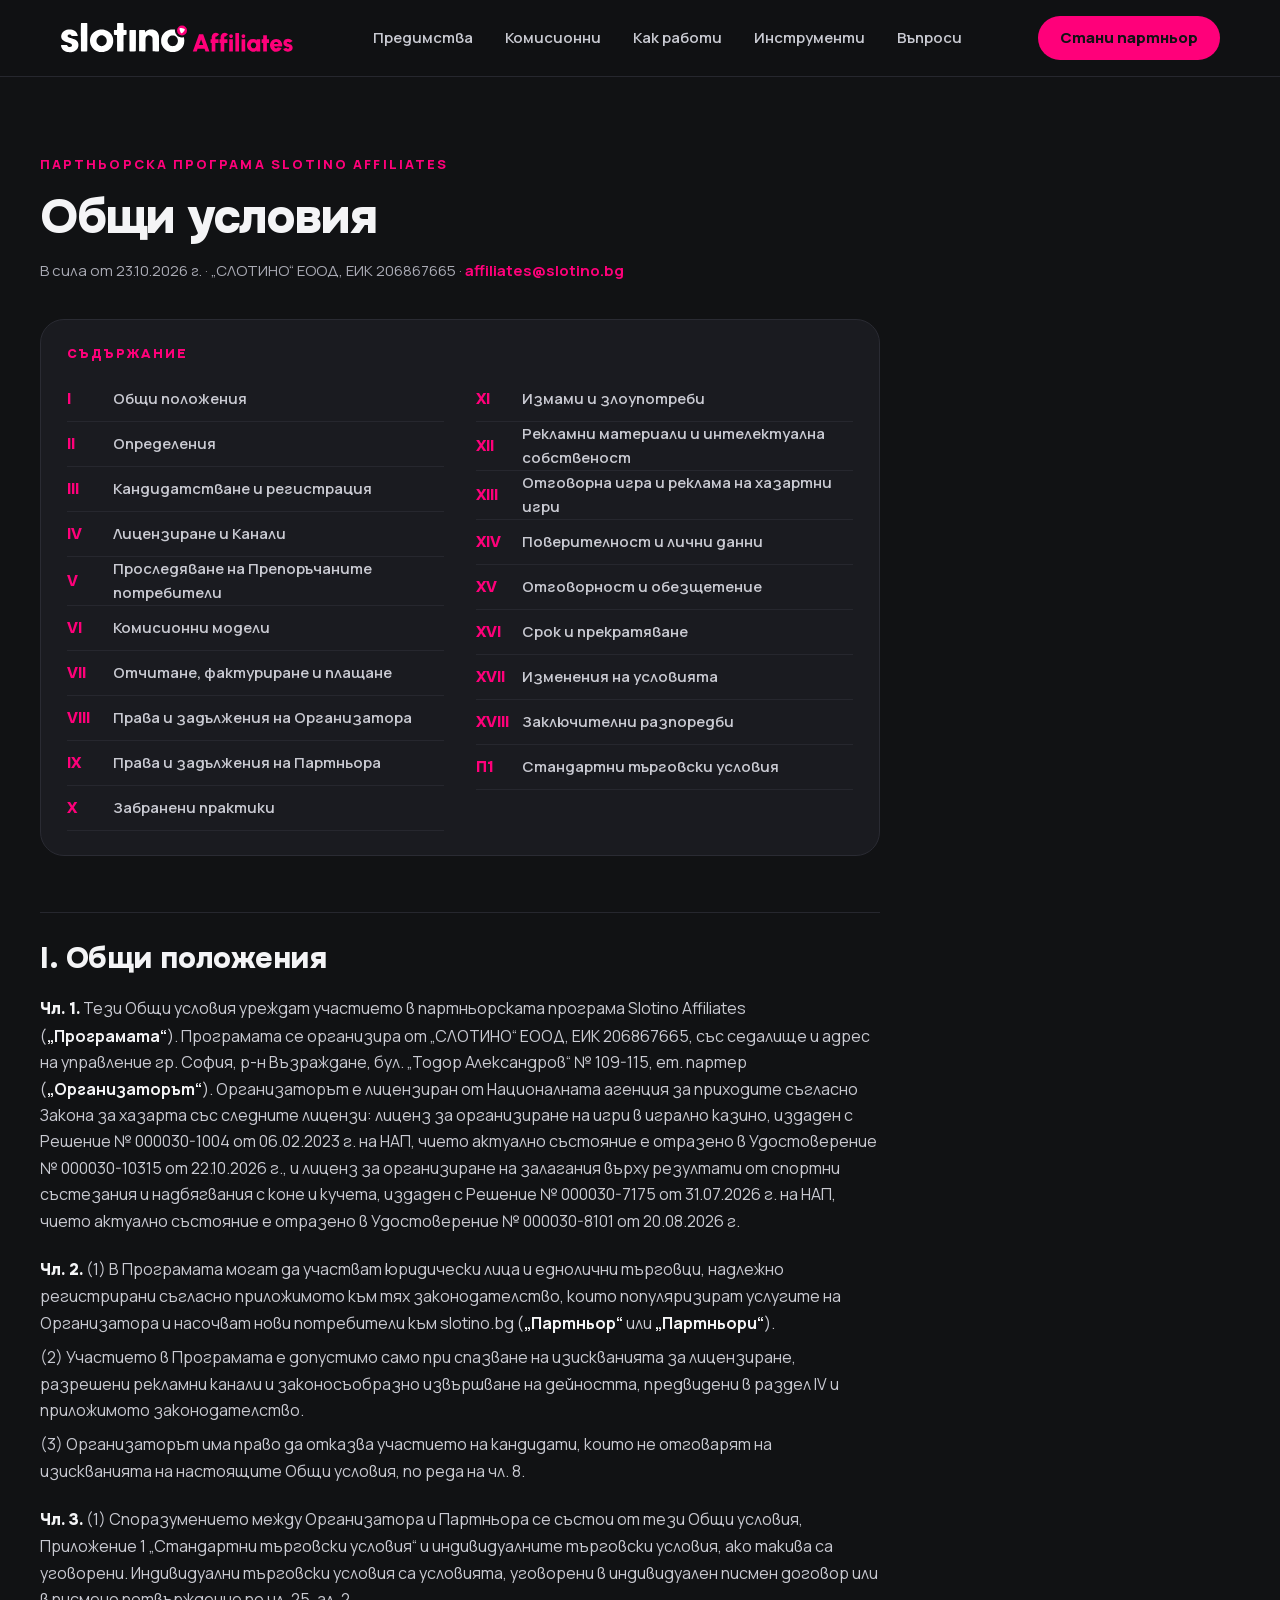
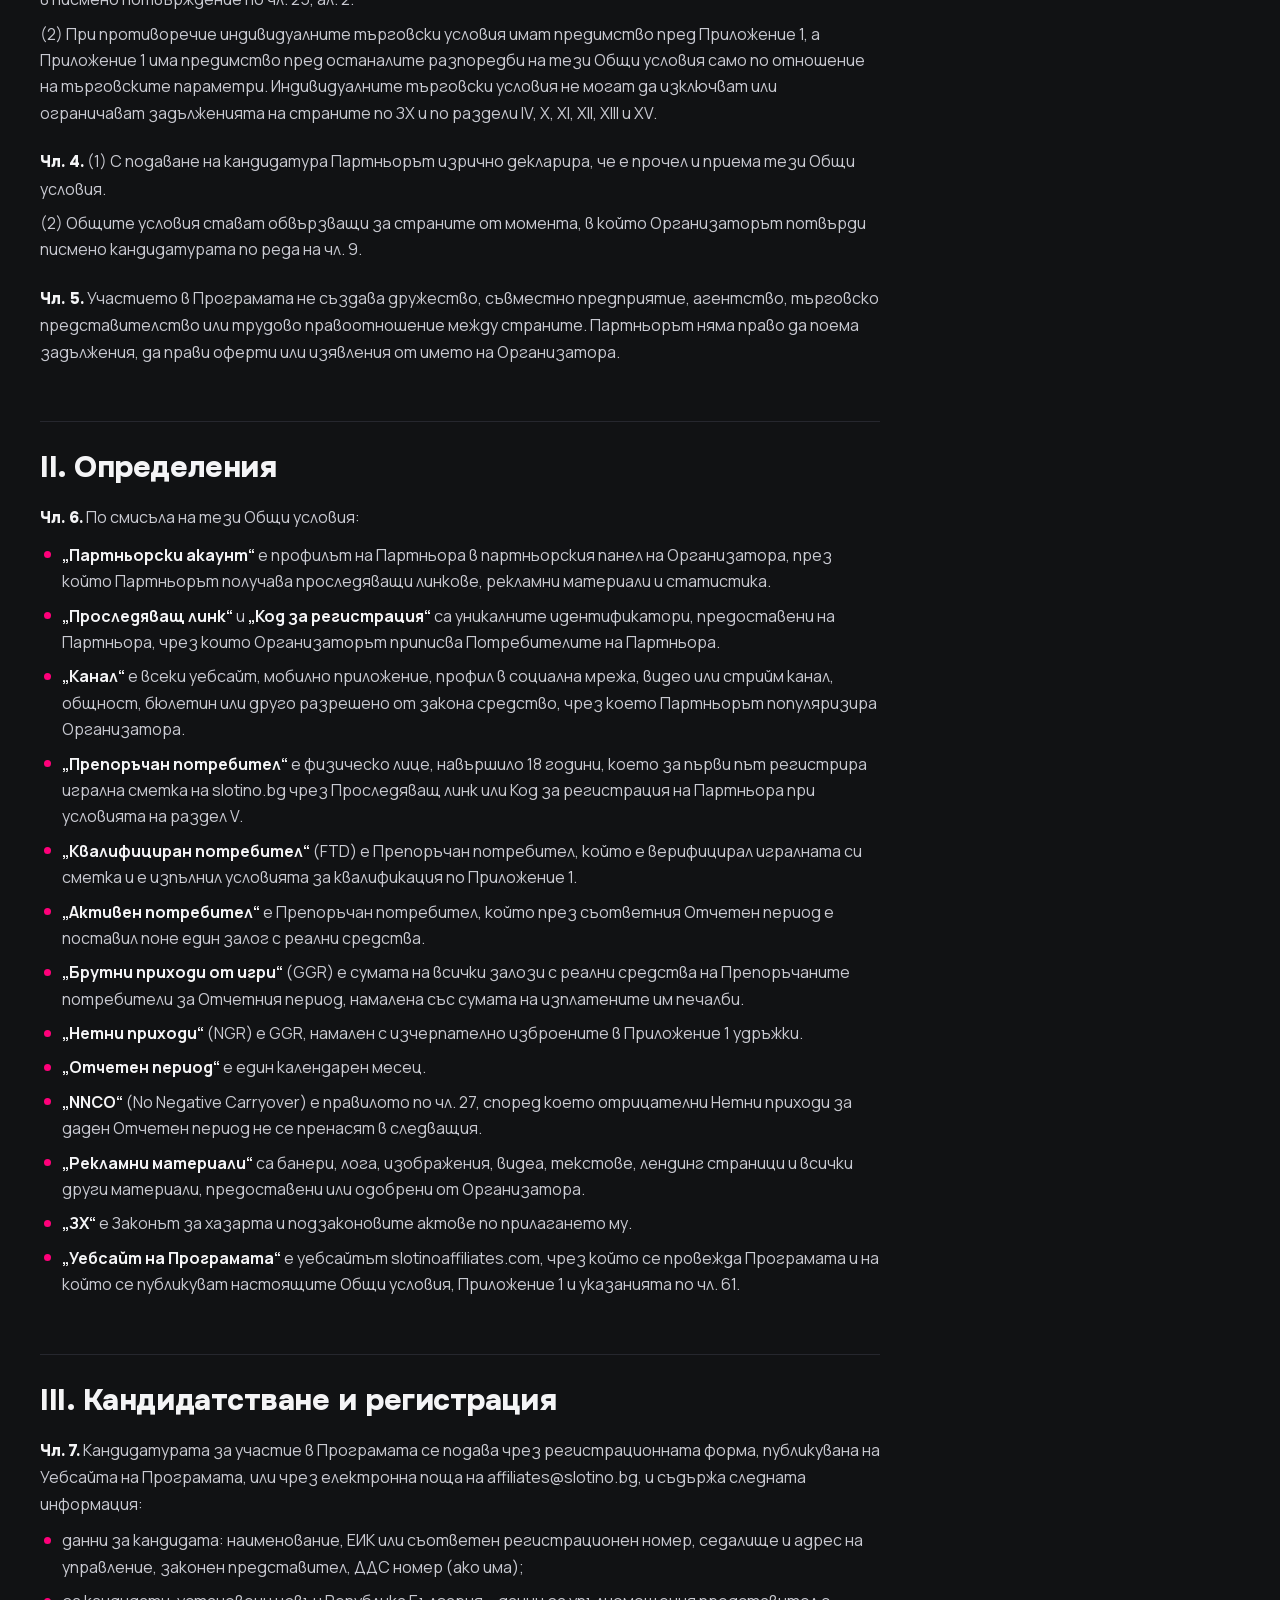
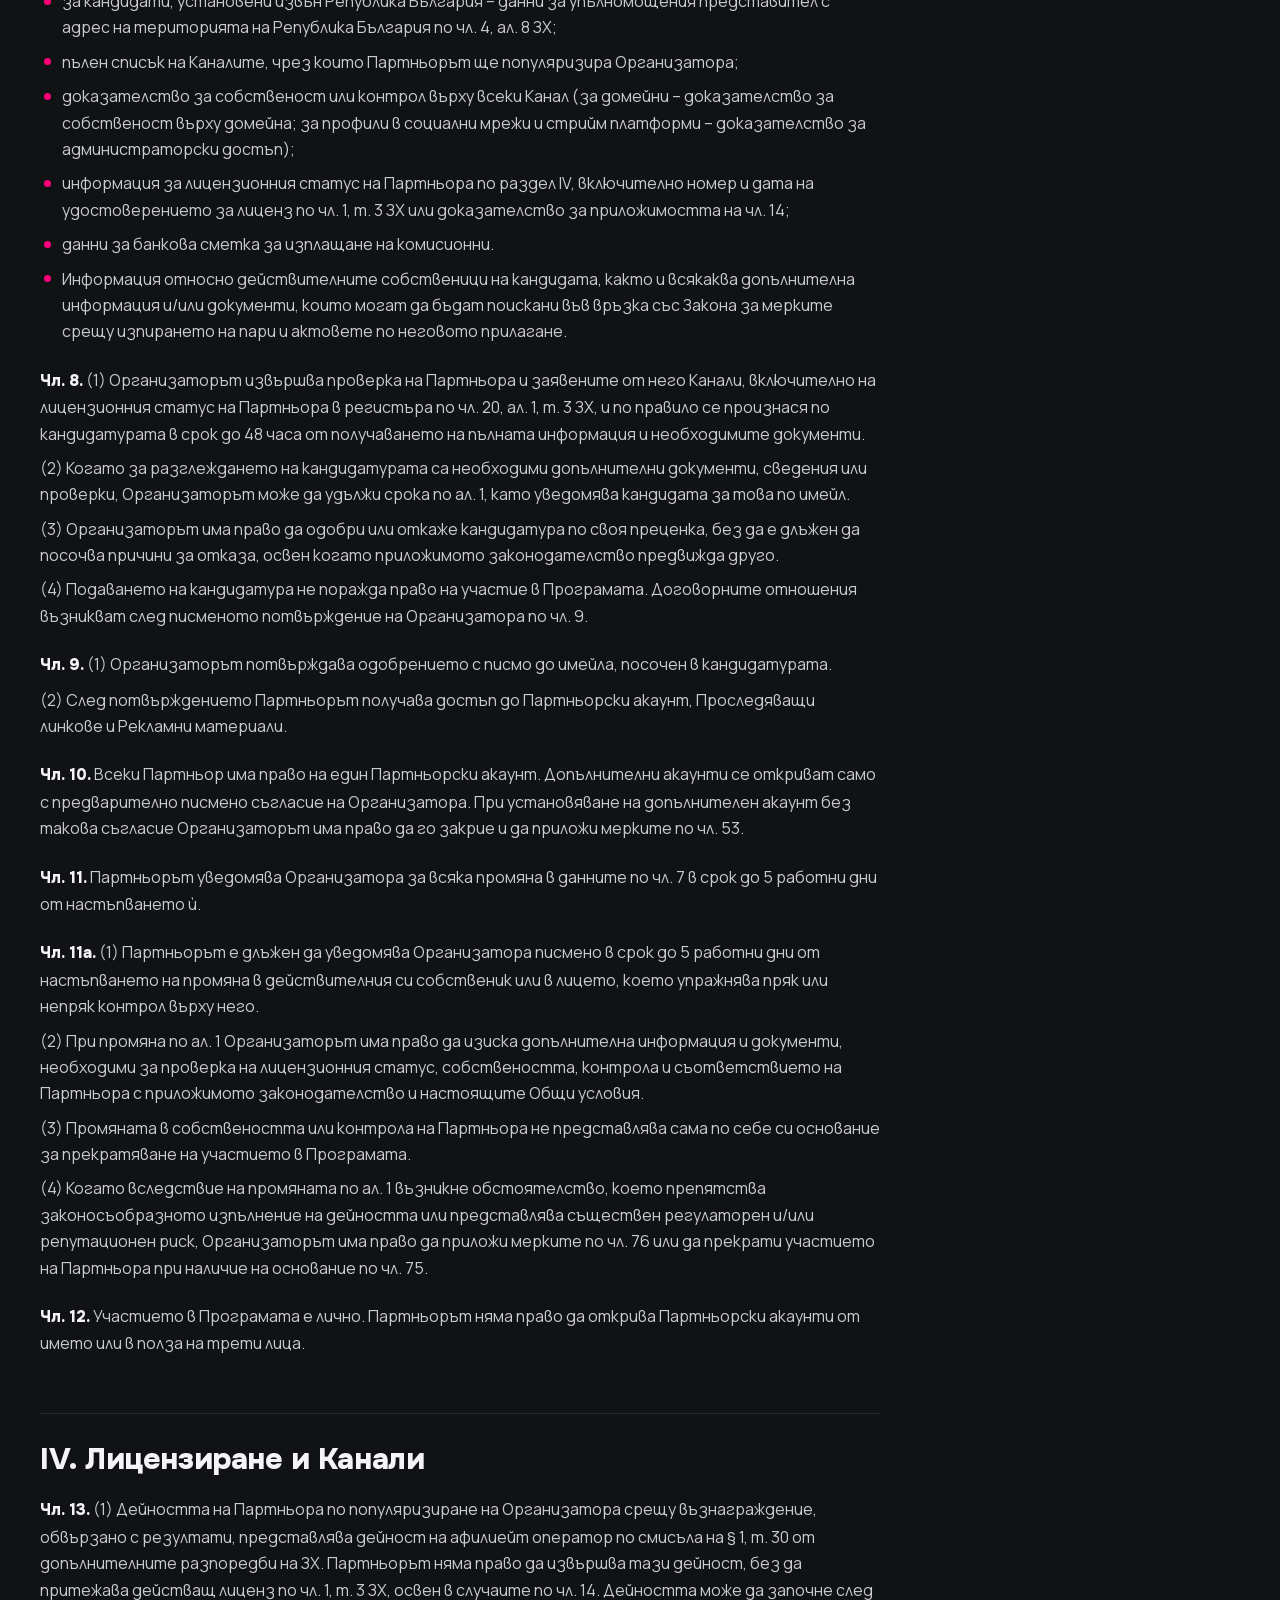
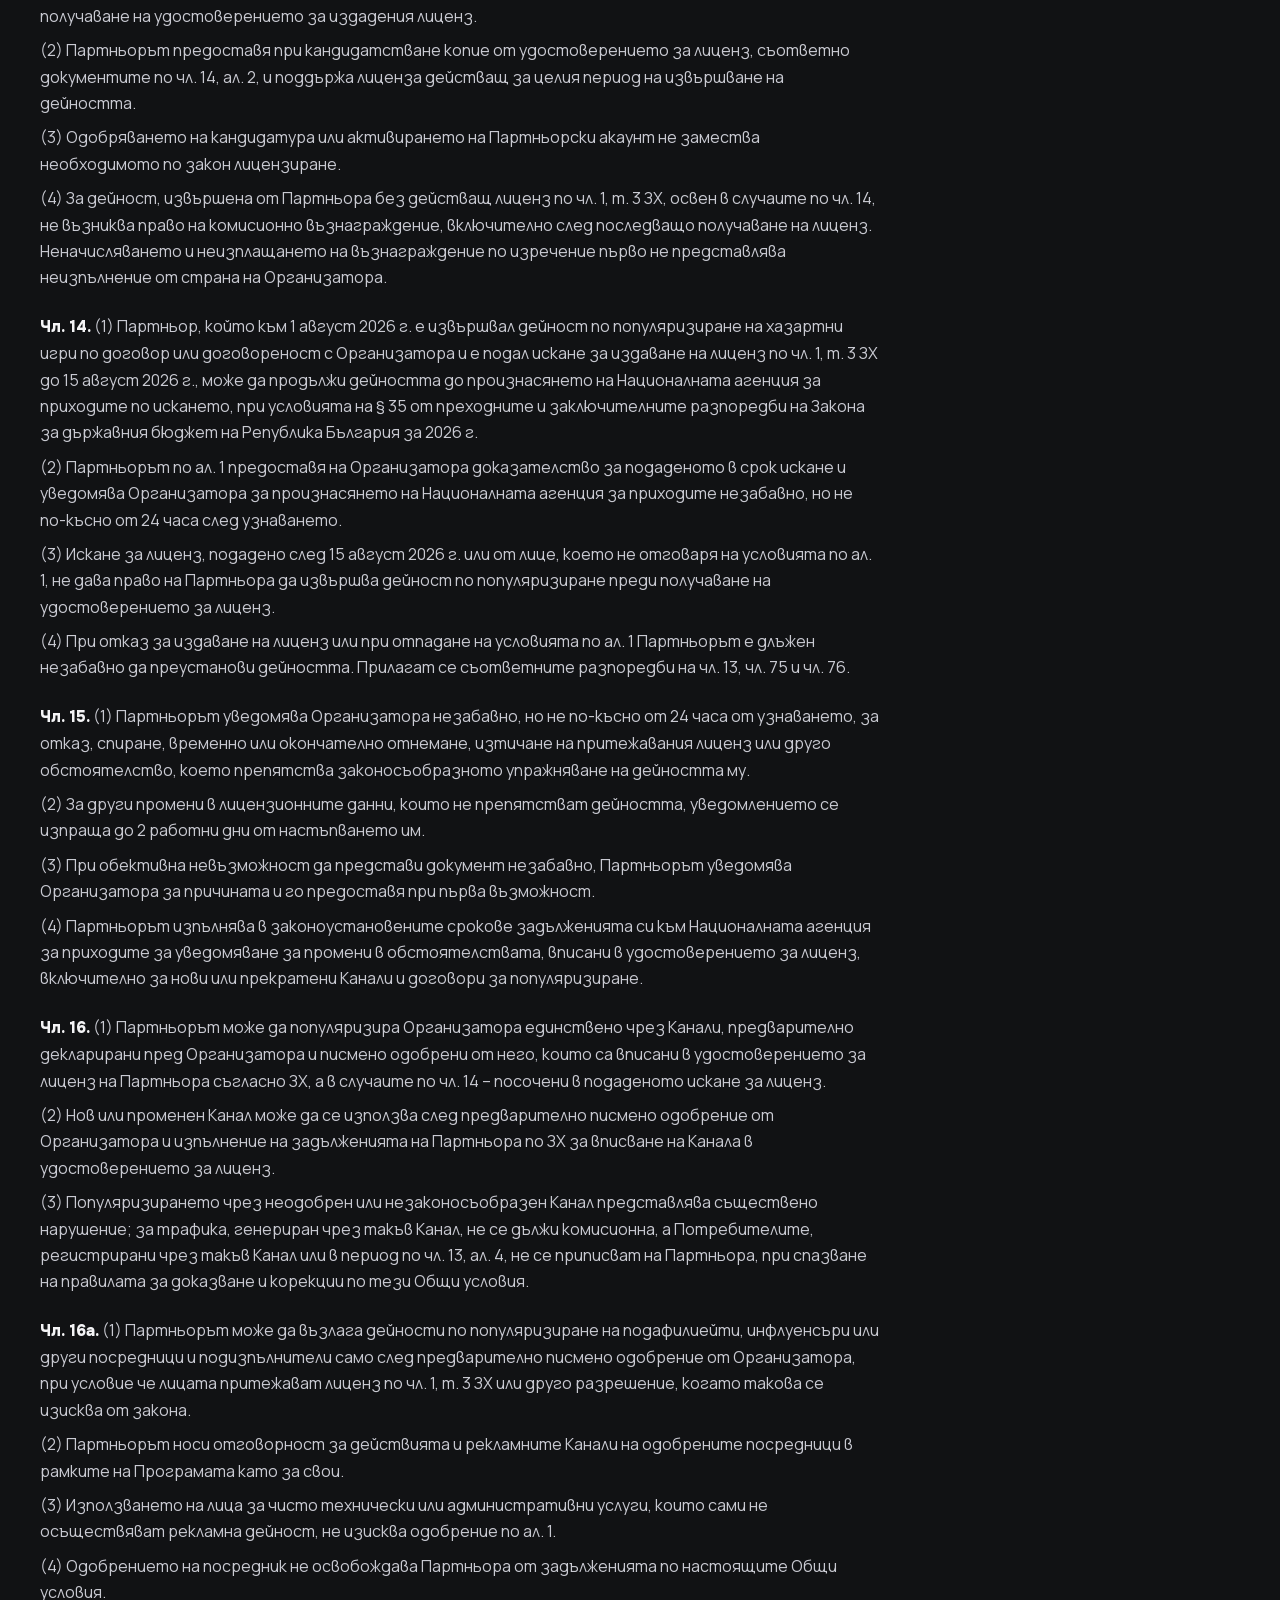
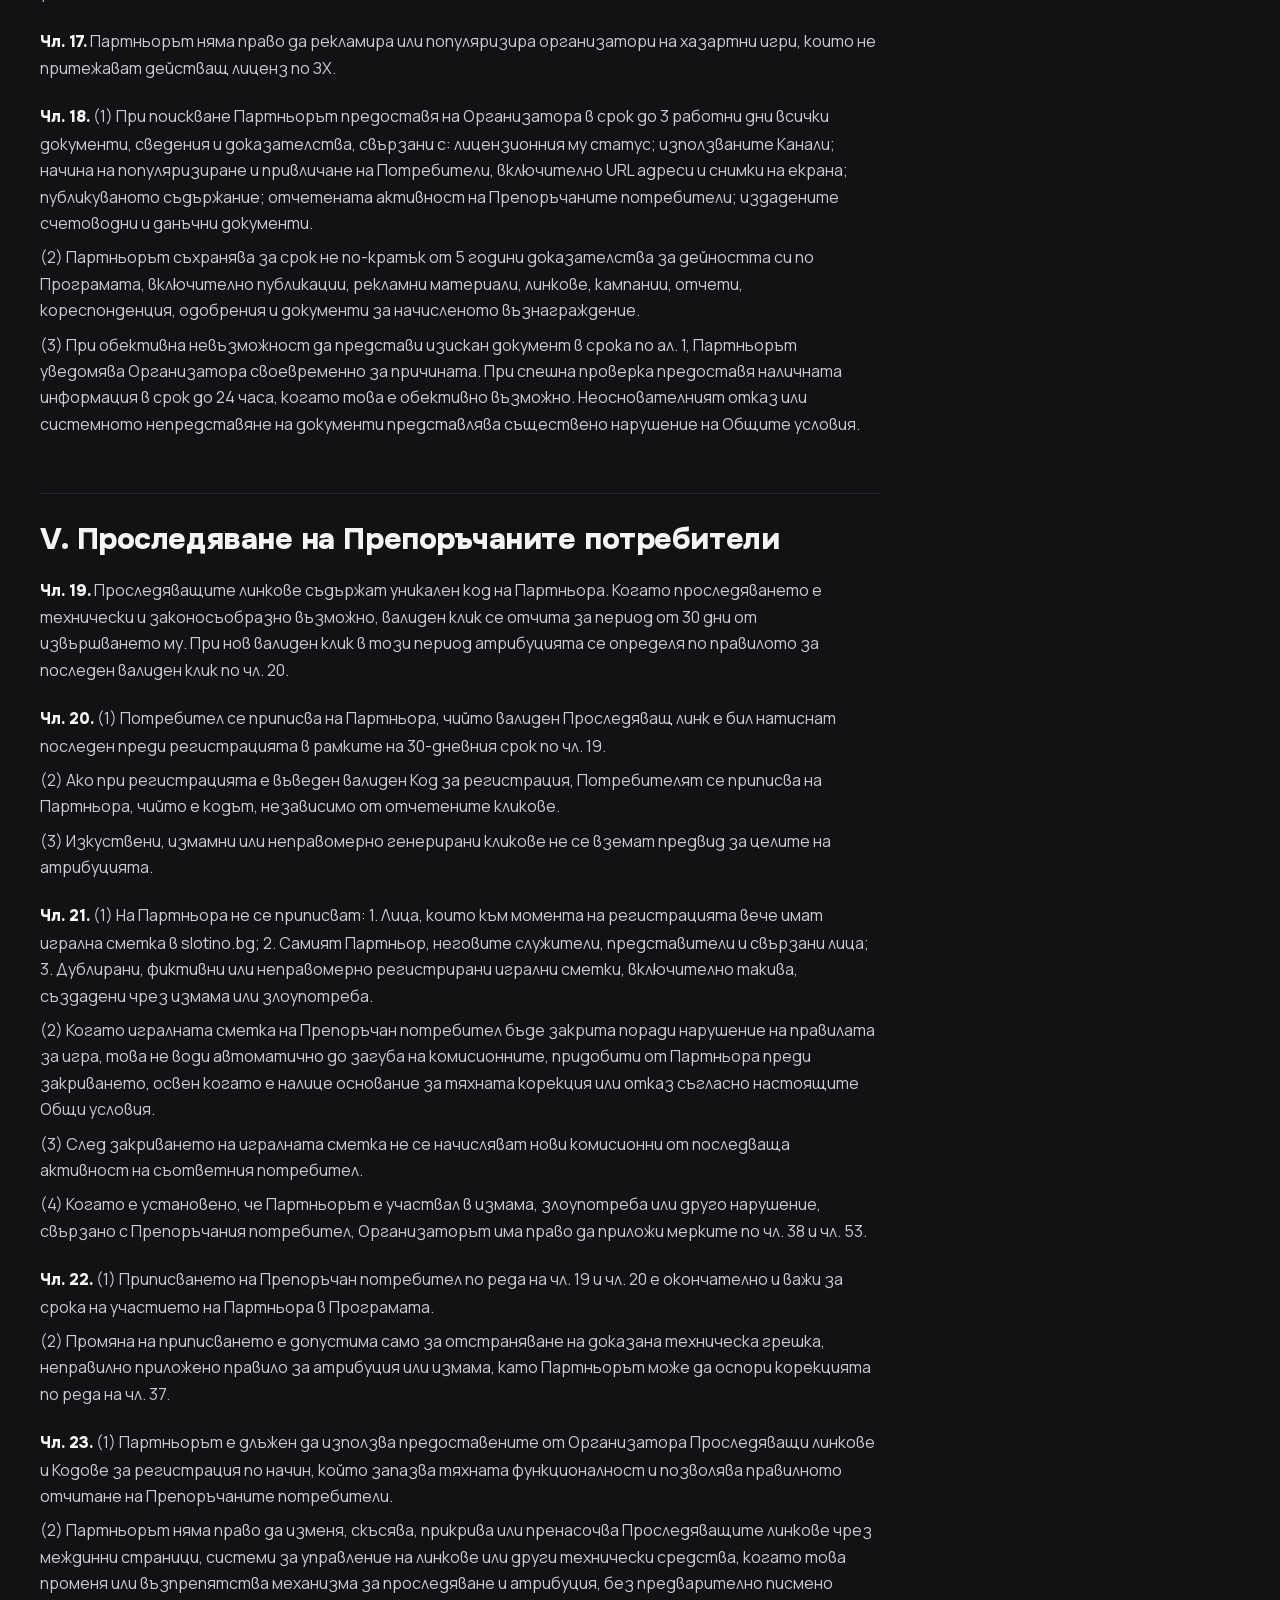
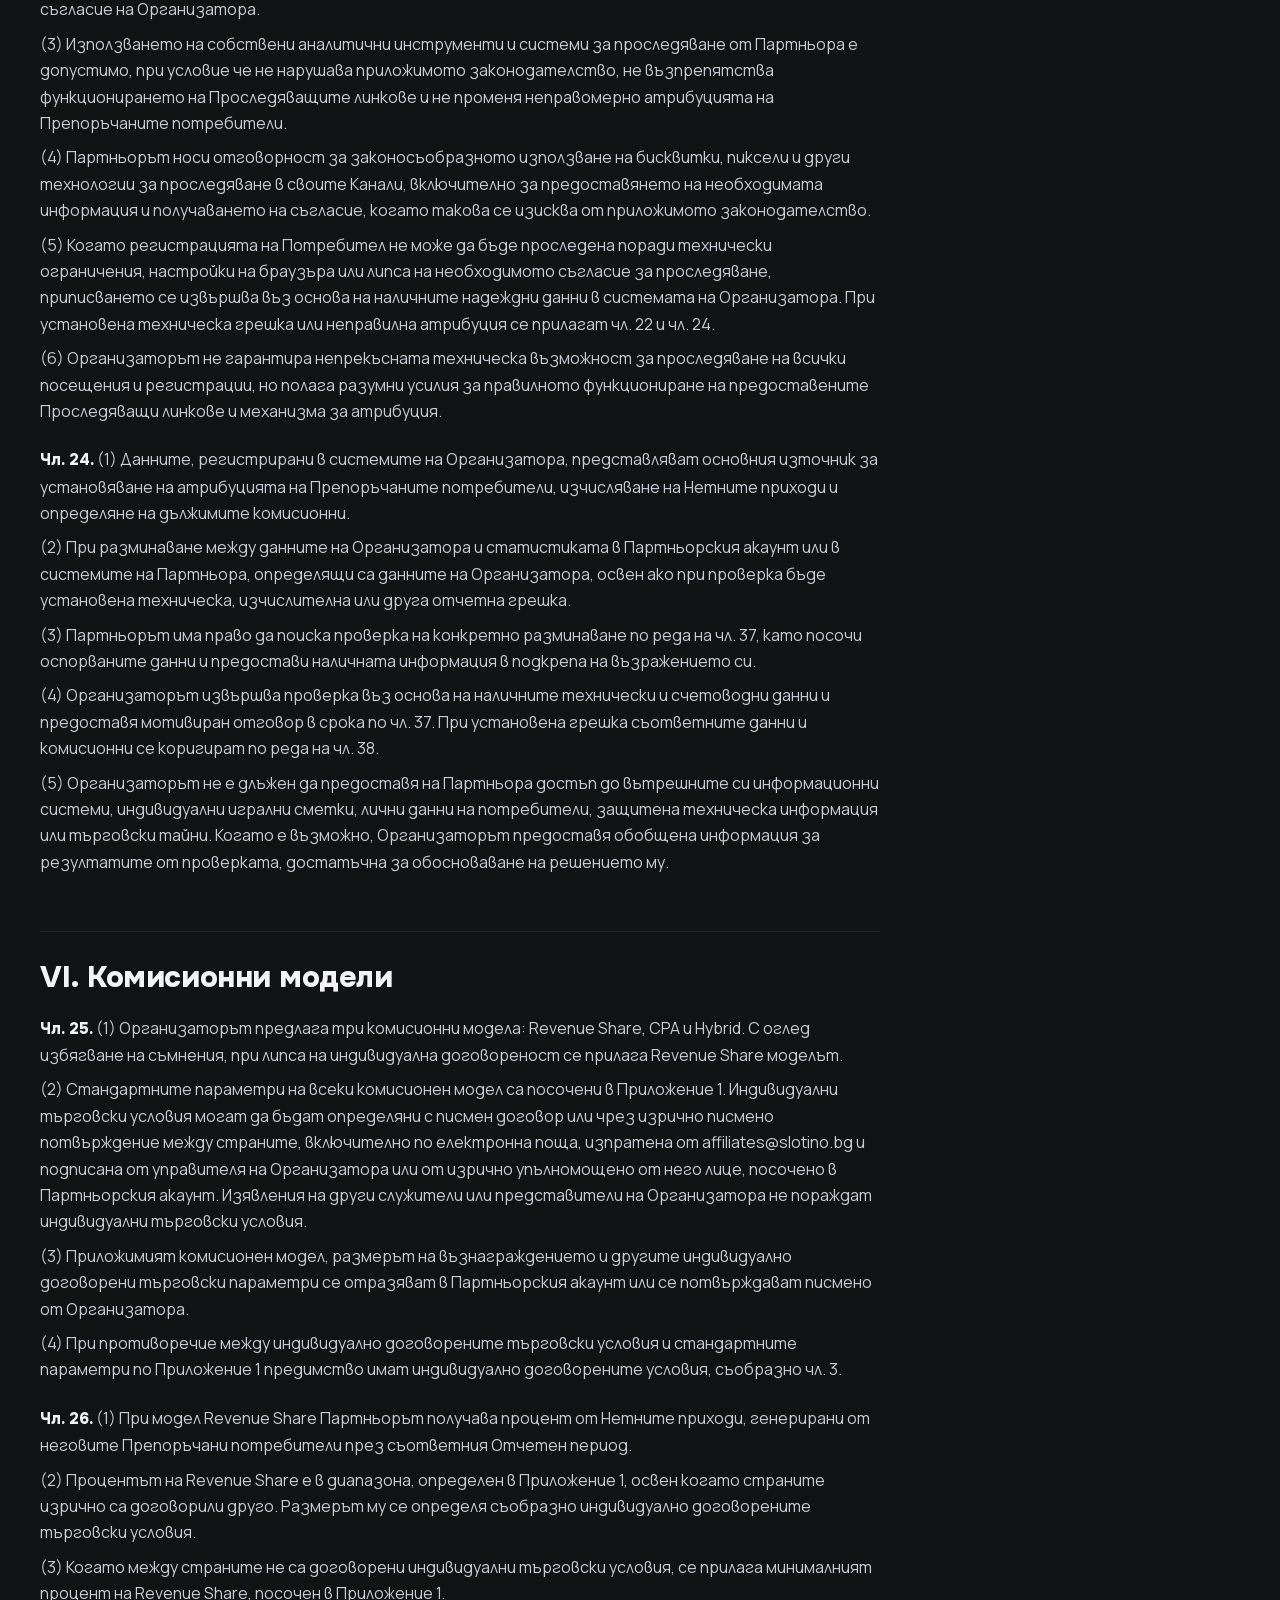
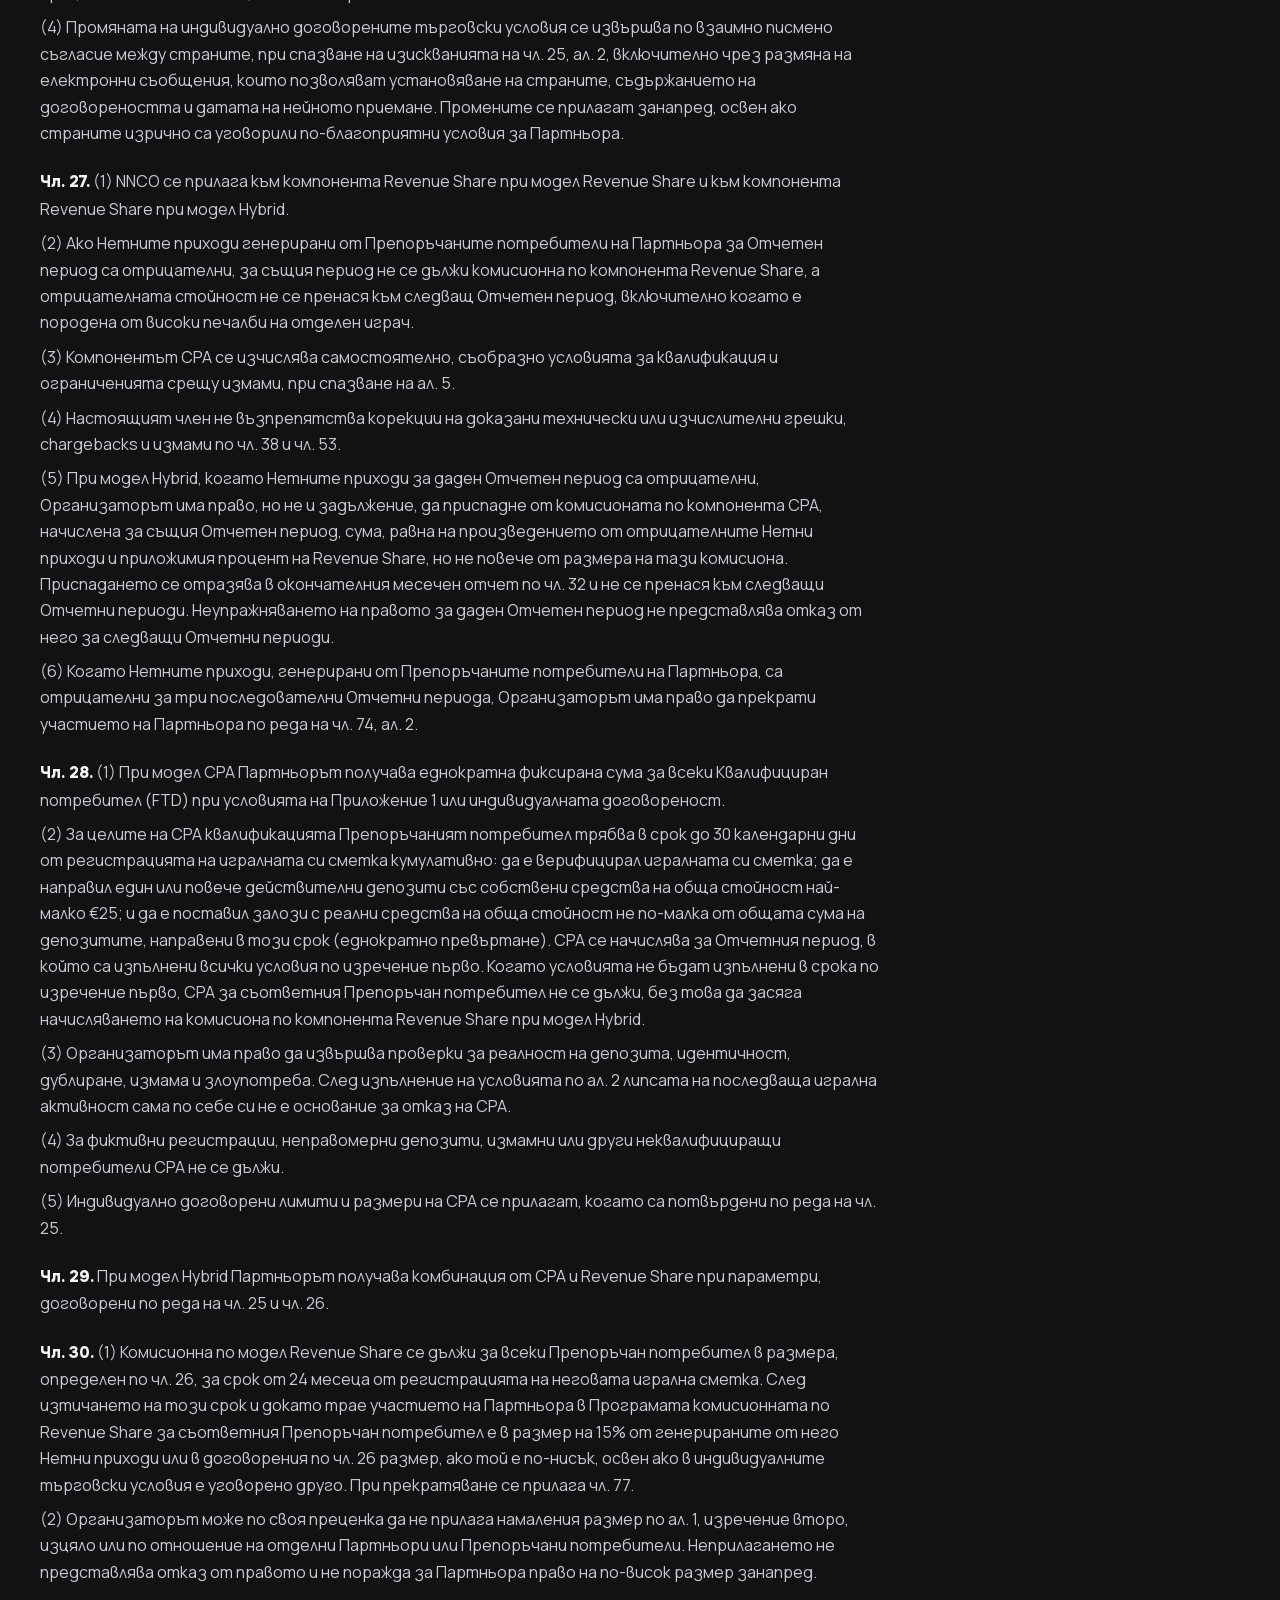
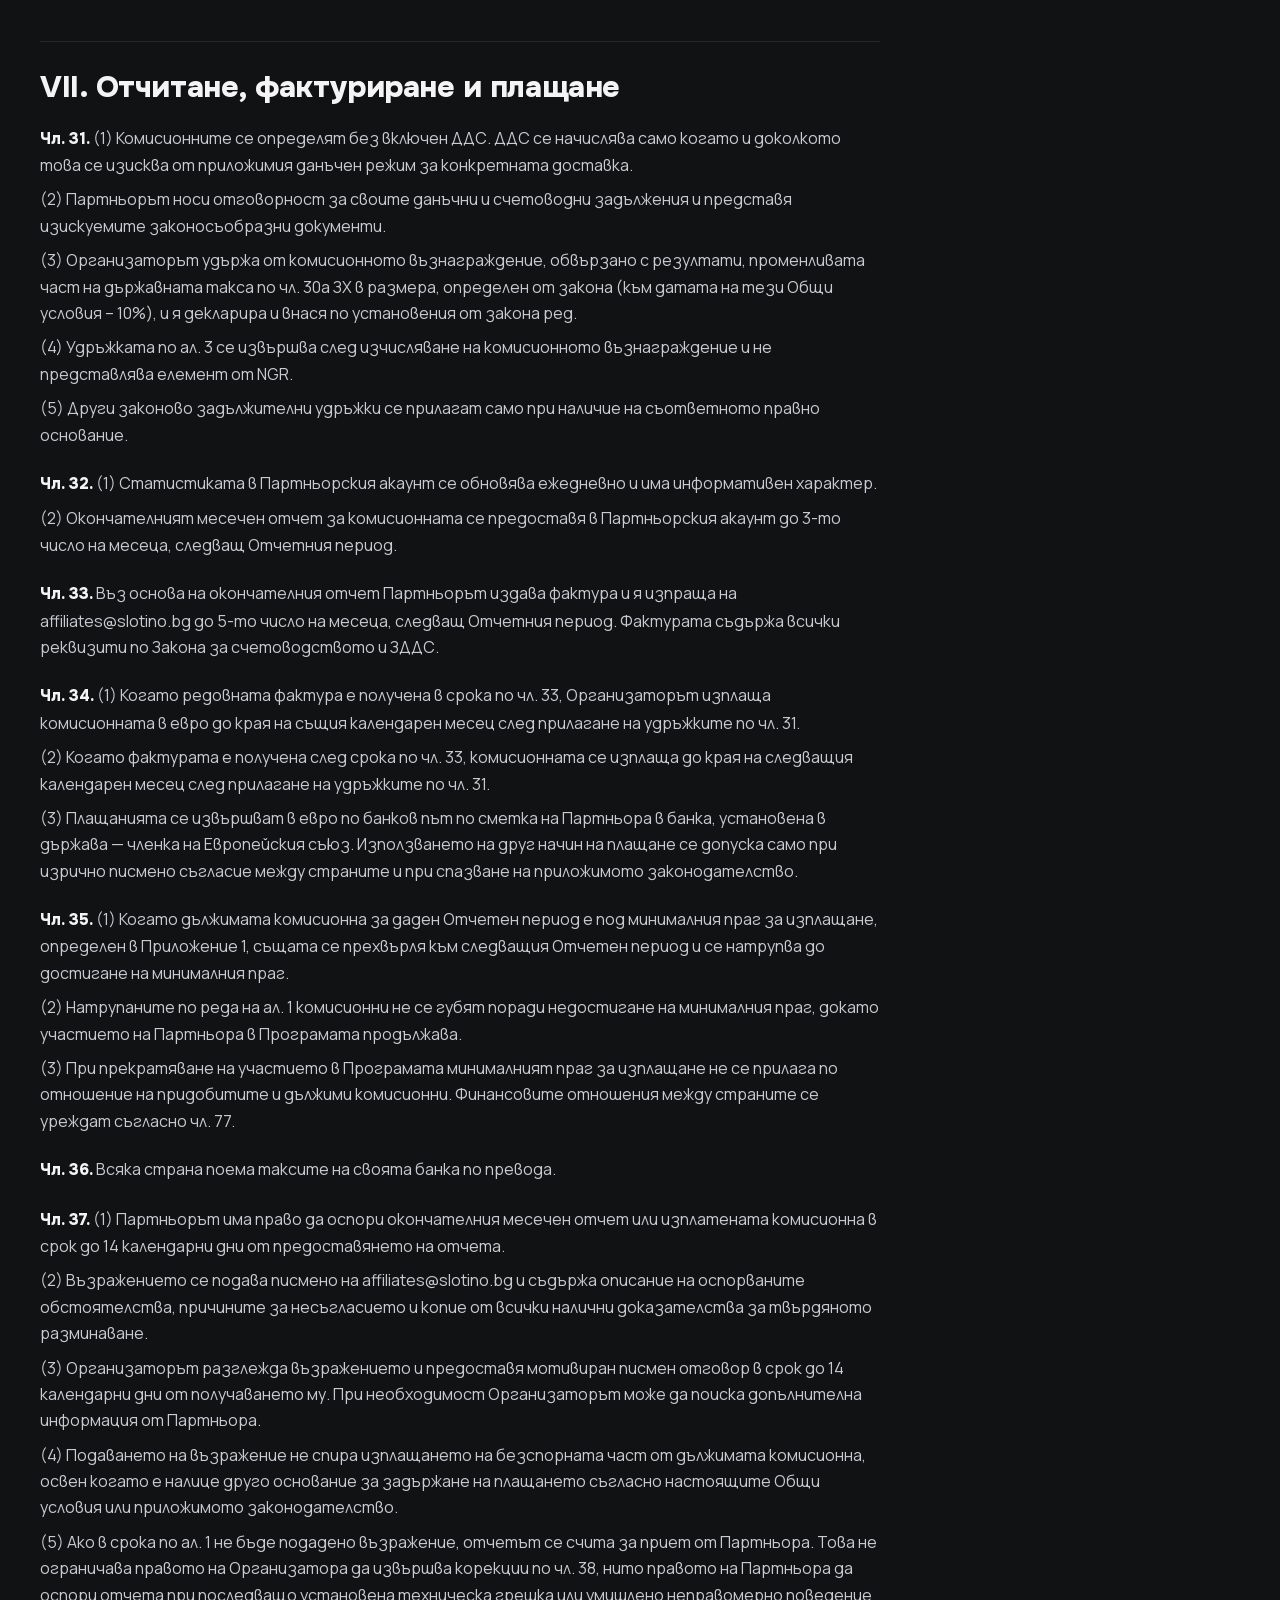
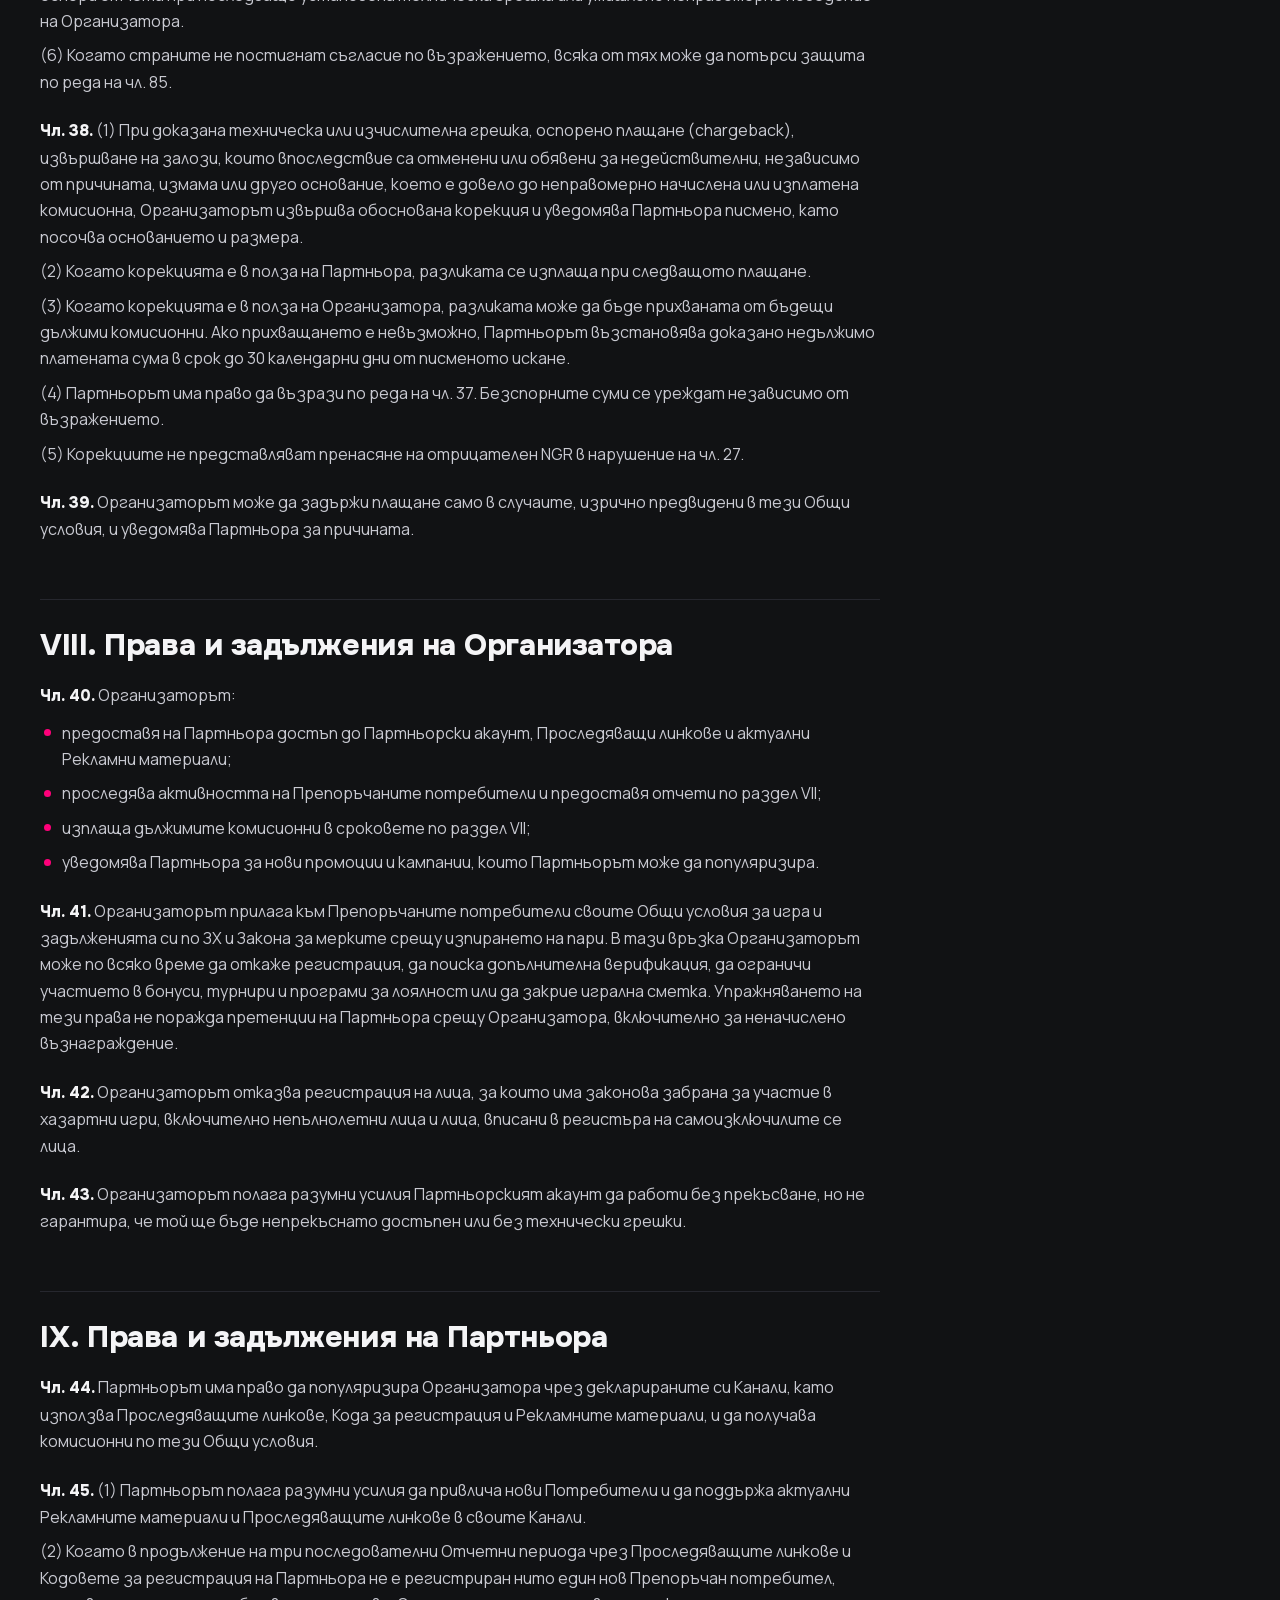
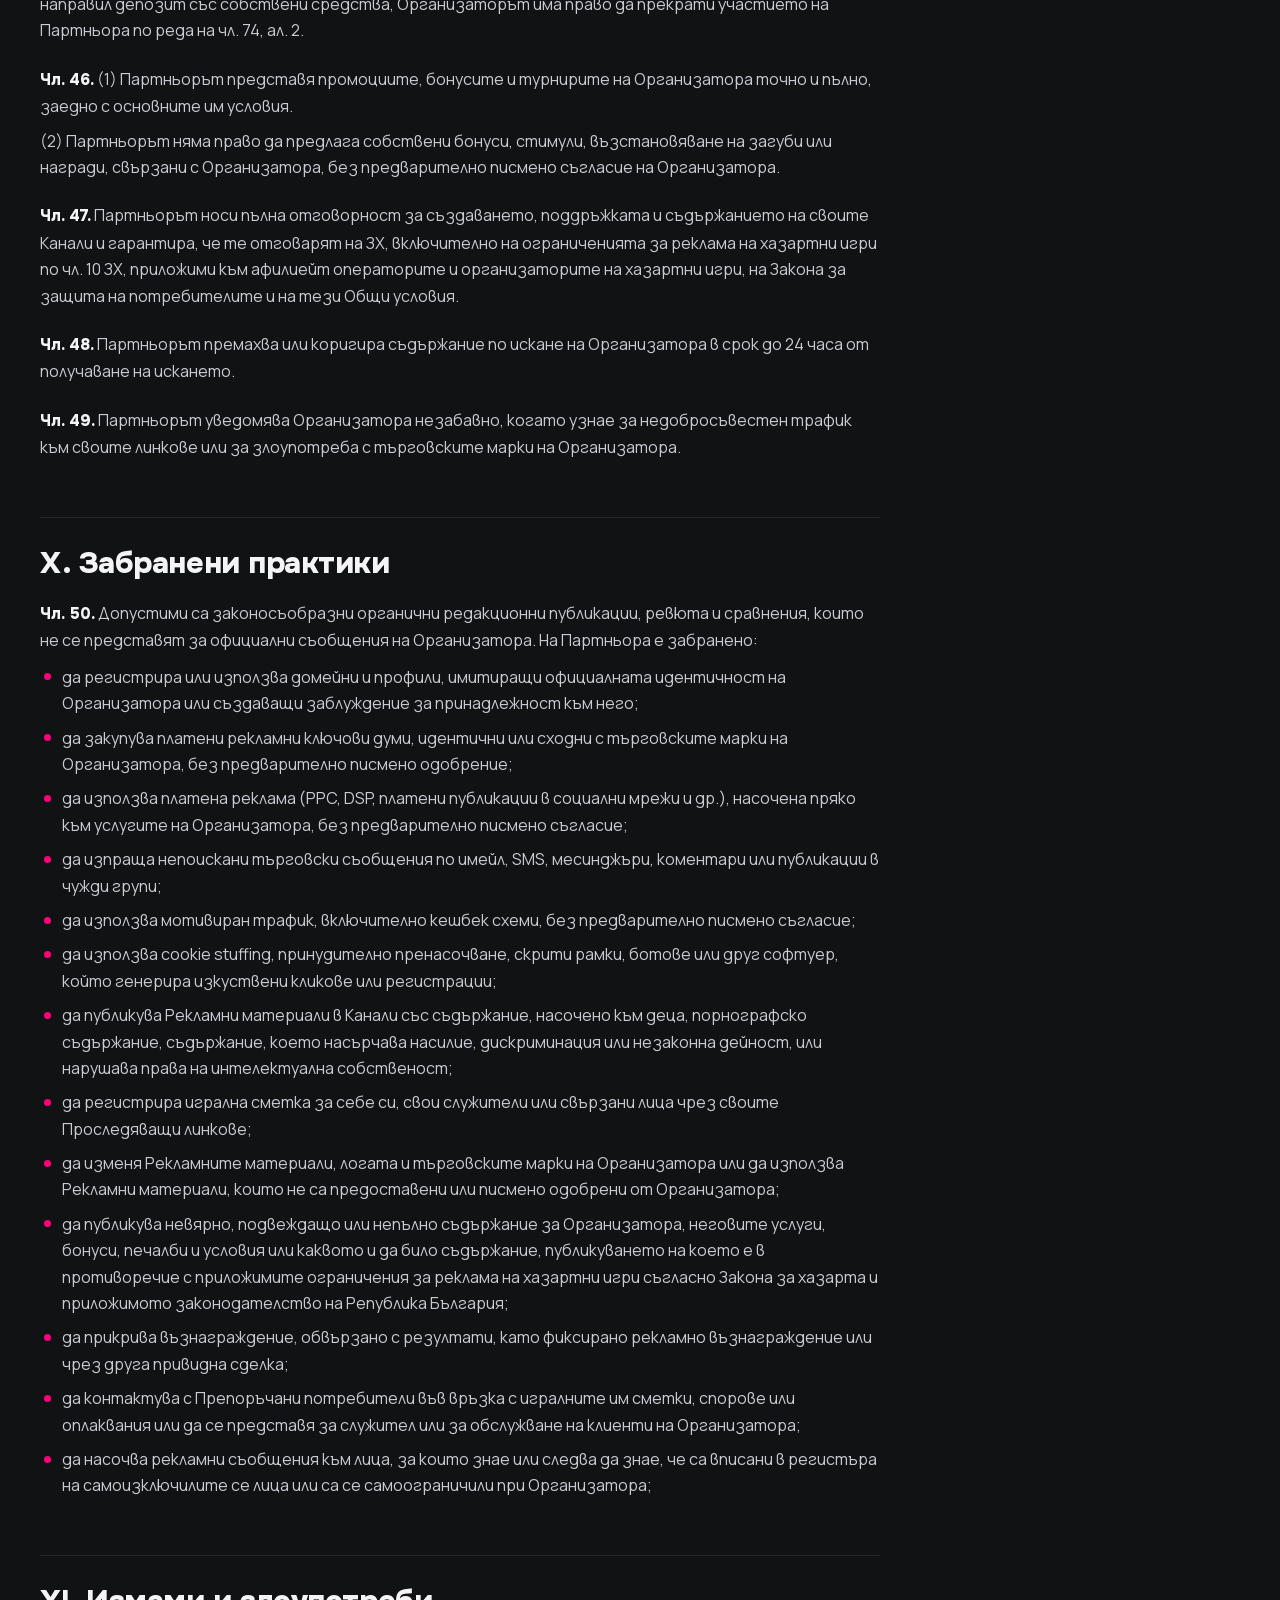
<file: terms/index.html>
<!DOCTYPE html>
<html lang="bg">
<head>
<meta charset="utf-8">
<meta name="viewport" content="width=device-width, initial-scale=1, viewport-fit=cover">
<title>Общи условия за партньори – Slotino Affiliates</title>
<meta name="description" content="Общи условия на партньорската програма Slotino Affiliates на „СЛОТИНО“ ЕООД: лицензиране и канали, проследяване, комисионни модели Revenue Share, CPA и Hybrid с NNCO, отчитане и плащане. В сила от 23.10.2026 г.">
<meta name="theme-color" content="#111214">
<meta name="robots" content="index,follow">
<meta http-equiv="Content-Security-Policy" content="default-src 'self'; img-src 'self' data:; style-src 'self'; font-src 'self'; script-src 'self'; base-uri 'self'; form-action 'self'">
<meta name="referrer" content="strict-origin-when-cross-origin">
<link rel="canonical" href="https://slotinoaffiliates.com/terms/">
<meta property="og:type" content="article">
<meta property="og:locale" content="bg_BG">
<meta property="og:site_name" content="Slotino Affiliates">
<meta property="og:title" content="Общи условия – Партньорска програма Slotino Affiliates">
<meta property="og:description" content="Общи условия на партньорската програма Slotino Affiliates на „СЛОТИНО“ ЕООД: лицензиране и канали, проследяване, комисионни модели Revenue Share, CPA и Hybrid с NNCO, отчитане и плащане. В сила от 23.10.2026 г.">
<meta property="og:url" content="https://slotinoaffiliates.com/terms/">
<meta property="og:image" content="https://slotinoaffiliates.com/assets/img/og-image.jpg">
<meta property="og:image:width" content="1200">
<meta property="og:image:height" content="630">
<meta name="twitter:card" content="summary_large_image">
<meta name="format-detection" content="telephone=no">
<link rel="icon" href="/favicon.svg" type="image/svg+xml">
<link rel="icon" href="/favicon-32.png" sizes="32x32" type="image/png">
<link rel="apple-touch-icon" href="/apple-touch-icon.png">
<link rel="manifest" href="/site.webmanifest">
<link rel="preload" href="/assets/fonts/onest-cyrillic.woff2" as="font" type="font/woff2" crossorigin>
<link rel="preload" href="/assets/fonts/manrope-cyrillic.woff2" as="font" type="font/woff2" crossorigin>
<link rel="stylesheet" href="/assets/css/styles.css">
</head>
<body>
<a class="skip-link" href="/#main">Към съдържанието</a>

<header class="header">
  <div class="wrap header__in">
    <a href="/" aria-label="Slotino Affiliates – начало"><svg class="wordmark" viewBox="0 0 2600 330" role="img" aria-label="Slotino Affiliates"><path d="M84.2 319.6C59.7 314.9 40.3 304 27.3 287.6C18.3 276.1 10.4 257 11.2 248.7C11.7 243.3 13.3 243 45.7 243C61.9 243 76 243.4 77.4 244C79.1 244.6 80.6 246.6 82.1 249.9C86.5 260.2 97 265.8 109.6 264.7C123.3 263.4 132 256.1 132 246C132 233.3 123 227.2 87.5 215.5C56.1 205.2 38.9 196.1 27.1 183.5C16.9 172.5 13 162.3 13 146.4C13 125.5 22.2 106.2 38.7 92.5C46.9 85.7 64.4 76.9 75.4 74.1C94.3 69.2 116.1 69.2 135.2 74.1C164.2 81.5 185.6 101.4 192.9 128C195.5 137.2 195.5 140.2 193.2 142.4C191.5 143.9 188 144 159.4 143.8L127.5 143.5L124.5 137.5C120.6 129.7 115.8 127 105.3 126.8C92.9 126.6 84 133.1 84 142.2C84 154.2 93.2 160.2 125.4 169C159.3 178.3 176.2 186.7 188.8 200.5C199.2 211.8 203.6 225.7 202.7 244.5C202.1 257.3 200.3 264.7 195.4 274.5C188 289.6 176.2 300.8 158.5 309.6C141.7 317.8 131.6 320.1 109.5 320.6C96.9 320.8 89.3 320.5 84.2 319.6ZM433.5 318.4C388.2 310.3 352.4 281.1 337.5 240C333 227.5 331 216.5 330.3 201.4C329.4 179 333.1 159.9 341.9 141.4C348.2 128.2 353.5 120.5 363.4 110.1C381.3 91.5 403.6 79.2 430 73.4C442 70.8 473.8 70.7 486 73.3C530.3 82.8 564.1 111.1 578.4 150.8C583.5 165 585.3 176.9 585.3 195C585.3 213.1 583.4 225.2 578.4 239.2C563.4 281.2 526.7 310.9 480.5 318.5C469.2 320.4 444.2 320.3 433.5 318.4ZM1221 319.3C1219.1 319 1213.6 318 1208.9 317C1166.4 307.6 1133.2 278.7 1119.2 239C1113.6 223.1 1112.5 215.5 1112.6 194.5C1112.7 176.5 1112.8 174.9 1115.8 163.5C1124.8 129.4 1146.9 101.6 1177.6 85.8C1198.5 75 1213.4 71.6 1239 71.5C1249.2 71.5 1259.2 71.9 1261.3 72.3L1265.1 73.1L1264.4 77.9C1262.9 89.1 1267.9 109.4 1275.1 121.7C1277 124.9 1282.5 131.6 1287.5 136.6C1295.4 144.5 1297.8 146.3 1307 150.7C1321.2 157.7 1329.6 159.4 1345.3 158.7C1352 158.3 1358.6 157.9 1359.9 157.8C1362.2 157.5 1362.5 158.1 1364.1 164.3C1368.6 181.5 1368.9 202.7 1365 222C1354.6 273.1 1315.6 309.8 1262.5 318.5C1254.2 319.9 1230 320.3 1221 319.3ZM231.6 310.8C230.2 308.8 230 292.5 230 156.3C230 5.3 230 4 232 2C233.9 0.1 235.3 0 265.8 0C295.4 0 297.8 0.1 299.3 1.8C300.9 3.5 301 15.7 301 156.7C301 303.6 300.9 309.8 299.2 311.3C297.5 312.8 293.7 313 265.2 313C233.2 313 233.1 313 231.6 310.8ZM629.6 310.8C628.2 308.8 628 298.7 628 222C628 169.4 627.6 134.9 627 134C626.3 132.8 623 132.4 611.6 132C591.5 131.3 593 133.5 593 105C593 87.1 593.3 82 594.4 80.4C595.7 78.7 597.5 78.4 611 78C622.9 77.6 626.3 77.2 627 76C627.6 75.1 628 59.6 628 39.2C628 5.3 628.1 3.9 630 2C631.9 0.1 633.3 0 663.8 0C693.4 0 695.8 0.1 697.3 1.8C698.8 3.5 699 7.5 699 38.6C699 68.6 699.2 73.9 700.6 75.8C702 77.9 702.8 78 715.3 78C734.5 78 733 75.7 733 104.9C733 125.9 732.8 128.9 731.3 130.1C730.2 131.1 725.7 131.6 715.9 131.8C703 132.1 701.9 132.3 700.5 134.3C699.2 136.2 699 147.6 699 223.1C699 305.7 698.9 309.8 697.2 311.3C695.5 312.8 691.7 313 663.2 313C631.2 313 631.1 313 629.6 310.8ZM765.6 310.8C764.2 308.8 764 296.2 764 195.7L764 82.9L766.5 80.5L768.9 78L799.7 78C826 78 830.9 78.2 832.8 79.6L835 81.1L835 195.5C835 298.1 834.8 310 833.4 311.4C832.1 312.8 827.6 313 799.5 313C767.2 313 767.1 313 765.6 310.8ZM871.8 311.9C870.1 311 870 304.4 870 196L870 81.1L872.2 79.6C874.1 78.2 878.8 78 903.2 78C938.5 78 936 76.9 936.1 92.8L936.1 103.5L938.3 100.5C939.5 98.9 943.6 94.3 947.4 90.3C962.1 74.8 985.3 67.9 1012.5 70.9C1026 72.4 1032.6 74.3 1044.8 80.2C1066.8 90.7 1081 109.9 1087.3 137.5C1089.3 146.1 1089.4 150.2 1089.7 227.7C1090.1 308.6 1090.1 308.9 1088.1 310.9C1086.1 312.9 1085 313 1054.2 313C1030.3 313 1022 312.7 1020.7 311.8C1019.2 310.6 1019.1 304 1018.7 240C1018.4 177.7 1018.1 168.8 1016.6 163.1C1012.1 146.1 1003 138.2 985.7 136.4C968.3 134.6 952.9 141.6 946.4 154.2C941.1 164.6 941 166.1 941 240C941 300.4 940.8 308.8 939.4 310.8C937.9 313 937.8 313 905.7 313C885.7 313 872.8 312.6 871.8 311.9ZM469.5 253.5C479.1 251.5 487.9 246.9 495.2 240.2C508.1 228.3 514.2 214.1 514.3 196C514.5 178.9 508.9 164.9 497 152.9C487.1 142.9 471.1 136 457.5 136C443.9 136 429.8 142.2 418.9 153C394.5 177.1 395 215.7 420.2 239.5C433.8 252.4 451.3 257.3 469.5 253.5ZM1251.5 253.5C1262.5 251.2 1270.4 246.7 1279.1 238.1C1288 229.2 1292.9 220 1295.4 207.8C1298.3 193.5 1296.7 181.9 1289.9 168.1C1282.1 152.3 1267.8 141.1 1250.5 137.5C1241.7 135.7 1237.3 135.7 1228.7 137.5C1212.7 140.9 1197 153.1 1189.7 167.7C1172.2 203.1 1191.2 245.4 1228.2 253.5C1236.5 255.3 1243 255.3 1251.5 253.5Z" fill="#FFFFFF"/><g class="ping"><circle cx="1342.25" cy="82.5" r="54.25" fill="#FF007A"/><path d="M1333.1 111.8C1328.1 109.2 1319 88.4 1315.5 71.5C1313.6 62.1 1314.6 57.4 1318.8 56.3C1324.9 54.8 1357.2 60.7 1368.3 65.3C1377.7 69.3 1374.5 78.6 1357.1 98C1350.9 104.9 1342.2 111.5 1338 112.5C1336.6 112.8 1334.4 112.5 1333.1 111.8Z" fill="#FFFFFF"/></g><path d="M1529.4 124.5H1575L1643.6 313.5H1600.7L1589.9 283.8H1514.5L1503.7 313.5H1460.8ZM1529.4 243.3H1575L1552.1 180.7ZM1709.3 153.9V178.5H1744.2V219H1709.3V313.5H1668.8V219H1656.1V178.5H1668.8V153.9Q1668.8 141.2 1675.1 130.8Q1681.4 120.3 1691.9 114Q1702.4 107.8 1715.3 107.8Q1724.6 107.8 1733.8 111.6Q1742.9 115.5 1750.1 123.7L1720.9 152.3Q1720.3 150.3 1718.6 149.3Q1716.9 148.3 1715.3 148.3Q1712.8 148.3 1711.1 149.9Q1709.3 151.5 1709.3 153.9ZM1807.2 153.9V178.5H1842V219H1807.2V313.5H1766.7V219H1754V178.5H1766.7V153.9Q1766.7 141.2 1773 130.8Q1779.3 120.3 1789.8 114Q1800.3 107.8 1813.1 107.8Q1822.5 107.8 1831.6 111.6Q1840.8 115.5 1848 123.7L1818.8 152.3Q1818.1 150.3 1816.4 149.3Q1814.8 148.3 1813.1 148.3Q1810.7 148.3 1809 149.9Q1807.2 151.5 1807.2 153.9ZM1861.3 178.5H1901.8V313.5H1861.3ZM1881.9 164.5Q1873.1 164.5 1867.1 158.7Q1861.2 152.8 1861.2 144.2Q1861.2 135.7 1867.1 129.8Q1873.1 124 1881.7 124Q1890.2 124 1896.1 129.8Q1902 135.7 1902 144.2Q1902 152.8 1896.2 158.7Q1890.5 164.5 1881.9 164.5ZM1929.2 313.5V111H1969.7V313.5ZM1997.1 178.5H2037.6V313.5H1997.1ZM2017.7 164.5Q2008.9 164.5 2002.9 158.7Q1997 152.8 1997 144.2Q1997 135.7 2002.9 129.8Q2008.9 124 2017.5 124Q2026 124 2031.9 129.8Q2037.8 135.7 2037.8 144.2Q2037.8 152.8 2032 158.7Q2026.3 164.5 2017.7 164.5ZM2162 178.5H2202.5V313.5H2161.8L2159.9 301.4Q2154.9 308.4 2147.3 312.7Q2139.7 317 2129.6 317Q2114.4 317 2101.3 311.3Q2088.1 305.7 2078.1 295.6Q2068.1 285.6 2062.5 272.4Q2056.9 259.2 2056.9 244.1Q2056.9 229.7 2062.2 217.1Q2067.5 204.6 2077 195Q2086.5 185.5 2099 180.1Q2111.5 174.7 2125.8 174.7Q2137.4 174.7 2146.9 179.5Q2156.4 184.3 2163.9 191.5ZM2128.5 278.1Q2136.9 278.1 2143.7 273.8Q2150.6 269.5 2154.7 262.2Q2158.7 254.9 2158.7 246Q2158.7 237.1 2154.7 229.8Q2150.6 222.5 2143.7 218.2Q2136.9 213.9 2128.5 213.9Q2120.1 213.9 2113.3 218.2Q2106.5 222.5 2102.5 229.8Q2098.5 237.1 2098.5 246Q2098.5 254.9 2102.6 262.2Q2106.6 269.5 2113.4 273.8Q2120.2 278.1 2128.5 278.1ZM2298.7 219H2275.8V313.5H2235.3V219H2217.7V178.5H2235.3V136.1H2275.8V178.5H2298.7ZM2377.4 317Q2358.8 317 2343.5 307.4Q2328.1 297.8 2319 281.6Q2309.9 265.4 2309.9 245.9Q2309.9 231.1 2315.2 218.3Q2320.4 205.4 2329.7 195.6Q2338.9 185.8 2351.2 180.3Q2363.5 174.7 2377.4 174.7Q2393.6 174.7 2407 181.8Q2420.5 188.9 2429.7 201Q2439 213.1 2442.9 228.2Q2446.8 243.3 2443.7 259.4H2353.7Q2355.5 264.1 2358.7 267.9Q2361.9 271.8 2366.5 274.1Q2371.2 276.4 2377.4 276.5Q2383.4 276.6 2388.4 273.9Q2393.5 271.2 2397.3 266.7L2438.6 276.2Q2430.3 294.2 2414 305.6Q2397.7 317 2377.4 317ZM2352.2 229.7H2402.8Q2400.9 223.9 2397.1 219.4Q2393.3 214.9 2388.3 212.4Q2383.2 209.8 2377.4 209.8Q2371.7 209.8 2366.7 212.4Q2361.6 214.9 2357.9 219.4Q2354.2 223.9 2352.2 229.7ZM2503.1 315.9Q2492.8 315 2483.4 311.5Q2473.9 308 2466.5 301.9Q2459.1 295.8 2454.8 287L2488.8 272.5Q2490.1 273.9 2492.6 276.2Q2495 278.4 2498.7 280.2Q2502.4 281.9 2507.7 281.9Q2511.2 281.9 2514.5 281.2Q2517.8 280.4 2519.9 278.5Q2522 276.6 2522 273.3Q2522 269.5 2519.2 267.5Q2516.5 265.6 2512.5 264.7Q2508.6 263.8 2505.2 263.3Q2493.2 261.4 2482.2 255.7Q2471.2 249.9 2464.2 240.7Q2457.2 231.4 2457.2 219Q2457.2 205.1 2464.3 195Q2471.5 184.8 2483 179.4Q2494.6 173.9 2508 173.9Q2523.7 173.9 2537.2 180.4Q2550.6 186.9 2559.2 199L2527.4 217.9Q2525.8 215.9 2523.4 213.8Q2521 211.7 2518 210.2Q2515 208.6 2511.5 208.2Q2506.7 207.8 2503 208.5Q2499.3 209.3 2497.2 211.5Q2495 213.7 2495 217.9Q2495 221.8 2498.8 223.6Q2502.6 225.3 2507.3 226.2Q2512 227 2515 227.9Q2526.6 231.7 2536.8 237.8Q2547.1 243.8 2553.4 252.5Q2559.7 261.1 2559.2 272.7Q2559.2 286.2 2551.2 296.5Q2543.1 306.8 2530.2 312Q2517.4 317.3 2503.1 315.9Z" fill="#FF007A"/></svg></a>
    <button class="menu-btn" type="button" aria-expanded="false" aria-controls="site-nav" aria-label="Меню"><span></span><span></span><span></span></button>
    <nav class="nav" id="site-nav" aria-label="Основна навигация">
      <a href="/#why">Предимства</a>
      <a href="/#models">Комисионни</a>
      <a href="/#how">Как работи</a>
      <a href="/#tools">Инструменти</a>
      <a href="/#faq">Въпроси</a>
    </nav>
    <a class="btn btn--pink btn--sm header__cta" href="https://ro-affiliate.slotinoaffiliates.com/registration">Стани партньор</a>
  </div>
</header>

<main id="main" class="legal">
  <div class="wrap">
    <div class="legal__head">
      <div class="eyebrow">Партньорска програма Slotino Affiliates</div>
      <h1 class="h2">Общи условия</h1>
      <p class="legal__meta">В сила от 23.10.2026 г. · „СЛОТИНО“ ЕООД, ЕИК 206867665 · <a href="mailto:affiliates@slotino.bg">affiliates@slotino.bg</a></p>
    </div>
    <nav class="toc" aria-label="Съдържание"><div class="toc__title">Съдържание</div><ol><li><a href="#s-1"><span class="toc__n">I</span><span>Общи положения</span></a></li><li><a href="#s-2"><span class="toc__n">II</span><span>Определения</span></a></li><li><a href="#s-3"><span class="toc__n">III</span><span>Кандидатстване и регистрация</span></a></li><li><a href="#s-4"><span class="toc__n">IV</span><span>Лицензиране и Канали</span></a></li><li><a href="#s-5"><span class="toc__n">V</span><span>Проследяване на Препоръчаните потребители</span></a></li><li><a href="#s-6"><span class="toc__n">VI</span><span>Комисионни модели</span></a></li><li><a href="#s-7"><span class="toc__n">VII</span><span>Отчитане, фактуриране и плащане</span></a></li><li><a href="#s-8"><span class="toc__n">VIII</span><span>Права и задължения на Организатора</span></a></li><li><a href="#s-9"><span class="toc__n">IX</span><span>Права и задължения на Партньора</span></a></li><li><a href="#s-10"><span class="toc__n">X</span><span>Забранени практики</span></a></li><li><a href="#s-11"><span class="toc__n">XI</span><span>Измами и злоупотреби</span></a></li><li><a href="#s-12"><span class="toc__n">XII</span><span>Рекламни материали и интелектуална собственост</span></a></li><li><a href="#s-13"><span class="toc__n">XIII</span><span>Отговорна игра и реклама на хазартни игри</span></a></li><li><a href="#s-14"><span class="toc__n">XIV</span><span>Поверителност и лични данни</span></a></li><li><a href="#s-15"><span class="toc__n">XV</span><span>Отговорност и обезщетение</span></a></li><li><a href="#s-16"><span class="toc__n">XVI</span><span>Срок и прекратяване</span></a></li><li><a href="#s-17"><span class="toc__n">XVII</span><span>Изменения на условията</span></a></li><li><a href="#s-18"><span class="toc__n">XVIII</span><span>Заключителни разпоредби</span></a></li><li><a href="#annex-1"><span class="toc__n">П1</span><span>Стандартни търговски условия</span></a></li></ol></nav>
    <div class="legal__body">
<h2 id="s-1">I. Общи положения</h2>
<article class="art" id="art-1">
<p><strong class="art__num">Чл. 1.</strong> Тези Общи условия уреждат участието в партньорската програма Slotino Affiliates (<strong>„Програмата“</strong>). Програмата се организира от „СЛОТИНО“ ЕООД, ЕИК 206867665, със седалище и адрес на управление гр. София, р-н Възраждане, бул. „Тодор Александров“ № 109-115, ет. партер (<strong>„Организаторът“</strong>). Организаторът е лицензиран от Националната агенция за приходите съгласно Закона за хазарта със следните лицензи: лиценз за организиране на игри в игрално казино, издаден с Решение № 000030-1004 от 06.02.2023 г. на НАП, чието актуално състояние е отразено в Удостоверение № 000030-10315 от 22.10.2026 г., и лиценз за организиране на залагания върху резултати от спортни състезания и надбягвания с коне и кучета, издаден с Решение № 000030-7175 от 31.07.2026 г. на НАП, чието актуално състояние е отразено в Удостоверение № 000030-8101 от 20.08.2026 г.</p>
</article>
<article class="art" id="art-2">
<p><strong class="art__num">Чл. 2.</strong> (1) В Програмата могат да участват юридически лица и еднолични търговци, надлежно регистрирани съгласно приложимото към тях законодателство, които популяризират услугите на Организатора и насочват нови потребители към slotino.bg (<strong>„Партньор“</strong> или <strong>„Партньори“</strong>).</p>
<p>(2) Участието в Програмата е допустимо само при спазване на изискванията за лицензиране, разрешени рекламни канали и законосъобразно извършване на дейността, предвидени в раздел IV и приложимото законодателство.</p>
<p>(3) Организаторът има право да отказва участието на кандидати, които не отговарят на изискванията на настоящите Общи условия, по реда на чл. 8.</p>
</article>
<article class="art" id="art-3">
<p><strong class="art__num">Чл. 3.</strong> (1) Споразумението между Организатора и Партньора се състои от тези Общи условия, Приложение 1 „Стандартни търговски условия“ и индивидуалните търговски условия, ако такива са уговорени. Индивидуални търговски условия са условията, уговорени в индивидуален писмен договор или в писмено потвърждение по чл. 25, ал. 2.</p>
<p>(2) При противоречие индивидуалните търговски условия имат предимство пред Приложение 1, а Приложение 1 има предимство пред останалите разпоредби на тези Общи условия само по отношение на търговските параметри. Индивидуалните търговски условия не могат да изключват или ограничават задълженията на страните по ЗХ и по раздели IV, X, XI, XII, XIII и XV.</p>
</article>
<article class="art" id="art-4">
<p><strong class="art__num">Чл. 4.</strong> (1) С подаване на кандидатура Партньорът изрично декларира, че е прочел и приема тези Общи условия.</p>
<p>(2) Общите условия стават обвързващи за страните от момента, в който Организаторът потвърди писмено кандидатурата по реда на чл. 9.</p>
</article>
<article class="art" id="art-5">
<p><strong class="art__num">Чл. 5.</strong> Участието в Програмата не създава дружество, съвместно предприятие, агентство, търговско представителство или трудово правоотношение между страните. Партньорът няма право да поема задължения, да прави оферти или изявления от името на Организатора.</p>
</article>
<h2 id="s-2">II. Определения</h2>
<article class="art" id="art-6">
<p><strong class="art__num">Чл. 6.</strong> По смисъла на тези Общи условия:</p>
<ul>
<li><strong>„Партньорски акаунт“</strong> е профилът на Партньора в партньорския панел на Организатора, през който Партньорът получава проследяващи линкове, рекламни материали и статистика.</li>
<li><strong>„Проследяващ линк“</strong> и <strong>„Код за регистрация“</strong> са уникалните идентификатори, предоставени на Партньора, чрез които Организаторът приписва Потребителите на Партньора.</li>
<li><strong>„Канал“</strong> е всеки уебсайт, мобилно приложение, профил в социална мрежа, видео или стрийм канал, общност, бюлетин или друго разрешено от закона средство, чрез което Партньорът популяризира Организатора.</li>
<li><strong>„Препоръчан потребител“</strong> е физическо лице, навършило 18 години, което за първи път регистрира игрална сметка на slotino.bg чрез Проследяващ линк или Код за регистрация на Партньора при условията на раздел V.</li>
<li><strong>„Квалифициран потребител“</strong> (FTD) е Препоръчан потребител, който е верифицирал игралната си сметка и е изпълнил условията за квалификация по Приложение 1.</li>
<li><strong>„Активен потребител“</strong> е Препоръчан потребител, който през съответния Отчетен период е поставил поне един залог с реални средства.</li>
<li><strong>„Брутни приходи от игри“</strong> (GGR) е сумата на всички залози с реални средства на Препоръчаните потребители за Отчетния период, намалена със сумата на изплатените им печалби.</li>
<li><strong>„Нетни приходи“</strong> (NGR) е GGR, намален с изчерпателно изброените в Приложение 1 удръжки.</li>
<li><strong>„Отчетен период“</strong> е един календарен месец.</li>
<li><strong>„NNCO“</strong> (No Negative Carryover) е правилото по чл. 27, според което отрицателни Нетни приходи за даден Отчетен период не се пренасят в следващия.</li>
<li><strong>„Рекламни материали“</strong> са банери, лога, изображения, видеа, текстове, лендинг страници и всички други материали, предоставени или одобрени от Организатора.</li>
<li><strong>„ЗХ“</strong> е Законът за хазарта и подзаконовите актове по прилагането му.</li>
<li><strong>„Уебсайт на Програмата“</strong> е уебсайтът slotinoaffiliates.com, чрез който се провежда Програмата и на който се публикуват настоящите Общи условия, Приложение 1 и указанията по чл. 61.</li>
</ul>
</article>
<h2 id="s-3">III. Кандидатстване и регистрация</h2>
<article class="art" id="art-7">
<p><strong class="art__num">Чл. 7.</strong> Кандидатурата за участие в Програмата се подава чрез регистрационната форма, публикувана на Уебсайта на Програмата, или чрез електронна поща на affiliates@slotino.bg, и съдържа следната информация:</p>
<ul>
<li>данни за кандидата: наименование, ЕИК или съответен регистрационен номер, седалище и адрес на управление, законен представител, ДДС номер (ако има);</li>
<li>за кандидати, установени извън Република България – данни за упълномощения представител с адрес на територията на Република България по чл. 4, ал. 8 ЗХ;</li>
<li>пълен списък на Каналите, чрез които Партньорът ще популяризира Организатора;</li>
<li>доказателство за собственост или контрол върху всеки Канал (за домейни – доказателство за собственост върху домейна; за профили в социални мрежи и стрийм платформи – доказателство за администраторски достъп);</li>
<li>информация за лицензионния статус на Партньора по раздел IV, включително номер и дата на удостоверението за лиценз по чл. 1, т. 3 ЗХ или доказателство за приложимостта на чл. 14;</li>
<li>данни за банкова сметка за изплащане на комисионни.</li>
<li>Информация относно действителните собственици на кандидата, както и всякаква допълнителна информация и/или документи, които могат да бъдат поискани във връзка със Закона за мерките срещу изпирането на пари и актовете по неговото прилагане.</li>
</ul>
</article>
<article class="art" id="art-8">
<p><strong class="art__num">Чл. 8.</strong> (1) Организаторът извършва проверка на Партньора и заявените от него Канали, включително на лицензионния статус на Партньора в регистъра по чл. 20, ал. 1, т. 3 ЗХ, и по правило се произнася по кандидатурата в срок до 48 часа от получаването на пълната информация и необходимите документи.</p>
<p>(2) Когато за разглеждането на кандидатурата са необходими допълнителни документи, сведения или проверки, Организаторът може да удължи срока по ал. 1, като уведомява кандидата за това по имейл.</p>
<p>(3) Организаторът има право да одобри или откаже кандидатура по своя преценка, без да е длъжен да посочва причини за отказа, освен когато приложимото законодателство предвижда друго.</p>
<p>(4) Подаването на кандидатура не поражда право на участие в Програмата. Договорните отношения възникват след писменото потвърждение на Организатора по чл. 9.</p>
</article>
<article class="art" id="art-9">
<p><strong class="art__num">Чл. 9.</strong> (1) Организаторът потвърждава одобрението с писмо до имейла, посочен в кандидатурата.</p>
<p>(2) След потвърждението Партньорът получава достъп до Партньорски акаунт, Проследяващи линкове и Рекламни материали.</p>
</article>
<article class="art" id="art-10">
<p><strong class="art__num">Чл. 10.</strong> Всеки Партньор има право на един Партньорски акаунт. Допълнителни акаунти се откриват само с предварително писмено съгласие на Организатора. При установяване на допълнителен акаунт без такова съгласие Организаторът има право да го закрие и да приложи мерките по чл. 53.</p>
</article>
<article class="art" id="art-11">
<p><strong class="art__num">Чл. 11.</strong> Партньорът уведомява Организатора за всяка промяна в данните по чл. 7 в срок до 5 работни дни от настъпването ѝ.</p>
</article>
<article class="art" id="art-11a">
<p><strong class="art__num">Чл. 11а.</strong> (1) Партньорът е длъжен да уведомява Организатора писмено в срок до 5 работни дни от настъпването на промяна в действителния си собственик или в лицето, което упражнява пряк или непряк контрол върху него.</p>
<p>(2) При промяна по ал. 1 Организаторът има право да изиска допълнителна информация и документи, необходими за проверка на лицензионния статус, собствеността, контрола и съответствието на Партньора с приложимото законодателство и настоящите Общи условия.</p>
<p>(3) Промяната в собствеността или контрола на Партньора не представлява сама по себе си основание за прекратяване на участието в Програмата.</p>
<p>(4) Когато вследствие на промяната по ал. 1 възникне обстоятелство, което препятства законосъобразното изпълнение на дейността или представлява съществен регулаторен и/или репутационен риск, Организаторът има право да приложи мерките по чл. 76 или да прекрати участието на Партньора при наличие на основание по чл. 75.</p>
</article>
<article class="art" id="art-12">
<p><strong class="art__num">Чл. 12.</strong> Участието в Програмата е лично. Партньорът няма право да открива Партньорски акаунти от името или в полза на трети лица.</p>
</article>
<h2 id="s-4">IV. Лицензиране и Канали</h2>
<article class="art" id="art-13">
<p><strong class="art__num">Чл. 13.</strong> (1) Дейността на Партньора по популяризиране на Организатора срещу възнаграждение, обвързано с резултати, представлява дейност на афилиейт оператор по смисъла на § 1, т. 30 от допълнителните разпоредби на ЗХ. Партньорът няма право да извършва тази дейност, без да притежава действащ лиценз по чл. 1, т. 3 ЗХ, освен в случаите по чл. 14. Дейността може да започне след получаване на удостоверението за издадения лиценз.</p>
<p>(2) Партньорът предоставя при кандидатстване копие от удостоверението за лиценз, съответно документите по чл. 14, ал. 2, и поддържа лиценза действащ за целия период на извършване на дейността.</p>
<p>(3) Одобряването на кандидатура или активирането на Партньорски акаунт не замества необходимото по закон лицензиране.</p>
<p>(4) За дейност, извършена от Партньора без действащ лиценз по чл. 1, т. 3 ЗХ, освен в случаите по чл. 14, не възниква право на комисионно възнаграждение, включително след последващо получаване на лиценз. Неначисляването и неизплащането на възнаграждение по изречение първо не представлява неизпълнение от страна на Организатора.</p>
</article>
<article class="art" id="art-14">
<p><strong class="art__num">Чл. 14.</strong> (1) Партньор, който към 1 август 2026 г. е извършвал дейност по популяризиране на хазартни игри по договор или договореност с Организатора и е подал искане за издаване на лиценз по чл. 1, т. 3 ЗХ до 15 август 2026 г., може да продължи дейността до произнасянето на Националната агенция за приходите по искането, при условията на § 35 от преходните и заключителните разпоредби на Закона за държавния бюджет на Република България за 2026 г.</p>
<p>(2) Партньорът по ал. 1 предоставя на Организатора доказателство за подаденото в срок искане и уведомява Организатора за произнасянето на Националната агенция за приходите незабавно, но не по-късно от 24 часа след узнаването.</p>
<p>(3) Искане за лиценз, подадено след 15 август 2026 г. или от лице, което не отговаря на условията по ал. 1, не дава право на Партньора да извършва дейност по популяризиране преди получаване на удостоверението за лиценз.</p>
<p>(4) При отказ за издаване на лиценз или при отпадане на условията по ал. 1 Партньорът е длъжен незабавно да преустанови дейността. Прилагат се съответните разпоредби на чл. 13, чл. 75 и чл. 76.</p>
</article>
<article class="art" id="art-15">
<p><strong class="art__num">Чл. 15.</strong> (1) Партньорът уведомява Организатора незабавно, но не по-късно от 24 часа от узнаването, за отказ, спиране, временно или окончателно отнемане, изтичане на притежавания лиценз или друго обстоятелство, което препятства законосъобразното упражняване на дейността му.</p>
<p>(2) За други промени в лицензионните данни, които не препятстват дейността, уведомлението се изпраща до 2 работни дни от настъпването им.</p>
<p>(3) При обективна невъзможност да представи документ незабавно, Партньорът уведомява Организатора за причината и го предоставя при първа възможност.</p>
<p>(4) Партньорът изпълнява в законоустановените срокове задълженията си към Националната агенция за приходите за уведомяване за промени в обстоятелствата, вписани в удостоверението за лиценз, включително за нови или прекратени Канали и договори за популяризиране.</p>
</article>
<article class="art" id="art-16">
<p><strong class="art__num">Чл. 16.</strong> (1) Партньорът може да популяризира Организатора единствено чрез Канали, предварително декларирани пред Организатора и писмено одобрени от него, които са вписани в удостоверението за лиценз на Партньора съгласно ЗХ, а в случаите по чл. 14 – посочени в подаденото искане за лиценз.</p>
<p>(2) Нов или променен Канал може да се използва след предварително писмено одобрение от Организатора и изпълнение на задълженията на Партньора по ЗХ за вписване на Канала в удостоверението за лиценз.</p>
<p>(3) Популяризирането чрез неодобрен или незаконосъобразен Канал представлява съществено нарушение; за трафика, генериран чрез такъв Канал, не се дължи комисионна, а Потребителите, регистрирани чрез такъв Канал или в период по чл. 13, ал. 4, не се приписват на Партньора, при спазване на правилата за доказване и корекции по тези Общи условия.</p>
</article>
<article class="art" id="art-16a">
<p><strong class="art__num">Чл. 16а.</strong> (1) Партньорът може да възлага дейности по популяризиране на подафилиейти, инфлуенсъри или други посредници и подизпълнители само след предварително писмено одобрение от Организатора, при условие че лицата притежават лиценз по чл. 1, т. 3 ЗХ или друго разрешение, когато такова се изисква от закона.</p>
<p>(2) Партньорът носи отговорност за действията и рекламните Канали на одобрените посредници в рамките на Програмата като за свои.</p>
<p>(3) Използването на лица за чисто технически или административни услуги, които сами не осъществяват рекламна дейност, не изисква одобрение по ал. 1.</p>
<p>(4) Одобрението на посредник не освобождава Партньора от задълженията по настоящите Общи условия.</p>
</article>
<article class="art" id="art-17">
<p><strong class="art__num">Чл. 17.</strong> Партньорът няма право да рекламира или популяризира организатори на хазартни игри, които не притежават действащ лиценз по ЗХ.</p>
</article>
<article class="art" id="art-18">
<p><strong class="art__num">Чл. 18.</strong> (1) При поискване Партньорът предоставя на Организатора в срок до 3 работни дни всички документи, сведения и доказателства, свързани с: лицензионния му статус; използваните Канали; начина на популяризиране и привличане на Потребители, включително URL адреси и снимки на екрана; публикуваното съдържание; отчетената активност на Препоръчаните потребители; издадените счетоводни и данъчни документи.</p>
<p>(2) Партньорът съхранява за срок не по-кратък от 5 години доказателства за дейността си по Програмата, включително публикации, рекламни материали, линкове, кампании, отчети, кореспонденция, одобрения и документи за начисленото възнаграждение.</p>
<p>(3) При обективна невъзможност да представи изискан документ в срока по ал. 1, Партньорът уведомява Организатора своевременно за причината. При спешна проверка предоставя наличната информация в срок до 24 часа, когато това е обективно възможно. Неоснователният отказ или системното непредставяне на документи представлява съществено нарушение на Общите условия.</p>
</article>
<h2 id="s-5">V. Проследяване на Препоръчаните потребители</h2>
<article class="art" id="art-19">
<p><strong class="art__num">Чл. 19.</strong> Проследяващите линкове съдържат уникален код на Партньора. Когато проследяването е технически и законосъобразно възможно, валиден клик се отчита за период от 30 дни от извършването му. При нов валиден клик в този период атрибуцията се определя по правилото за последен валиден клик по чл. 20.</p>
</article>
<article class="art" id="art-20">
<p><strong class="art__num">Чл. 20.</strong> (1) Потребител се приписва на Партньора, чийто валиден Проследяващ линк е бил натиснат последен преди регистрацията в рамките на 30-дневния срок по чл. 19.</p>
<p>(2) Ако при регистрацията е въведен валиден Код за регистрация, Потребителят се приписва на Партньора, чийто е кодът, независимо от отчетените кликове.</p>
<p>(3) Изкуствени, измамни или неправомерно генерирани кликове не се вземат предвид за целите на атрибуцията.</p>
</article>
<article class="art" id="art-21">
<p><strong class="art__num">Чл. 21.</strong> (1) На Партньора не се приписват: 1. Лица, които към момента на регистрацията вече имат игрална сметка в slotino.bg; 2. Самият Партньор, неговите служители, представители и свързани лица; 3. Дублирани, фиктивни или неправомерно регистрирани игрални сметки, включително такива, създадени чрез измама или злоупотреба.</p>
<p>(2) Когато игралната сметка на Препоръчан потребител бъде закрита поради нарушение на правилата за игра, това не води автоматично до загуба на комисионните, придобити от Партньора преди закриването, освен когато е налице основание за тяхната корекция или отказ съгласно настоящите Общи условия.</p>
<p>(3) След закриването на игралната сметка не се начисляват нови комисионни от последваща активност на съответния потребител.</p>
<p>(4) Когато е установено, че Партньорът е участвал в измама, злоупотреба или друго нарушение, свързано с Препоръчания потребител, Организаторът има право да приложи мерките по чл. 38 и чл. 53.</p>
</article>
<article class="art" id="art-22">
<p><strong class="art__num">Чл. 22.</strong> (1) Приписването на Препоръчан потребител по реда на чл. 19 и чл. 20 е окончателно и важи за срока на участието на Партньора в Програмата.</p>
<p>(2) Промяна на приписването е допустима само за отстраняване на доказана техническа грешка, неправилно приложено правило за атрибуция или измама, като Партньорът може да оспори корекцията по реда на чл. 37.</p>
</article>
<article class="art" id="art-23">
<p><strong class="art__num">Чл. 23.</strong> (1) Партньорът е длъжен да използва предоставените от Организатора Проследяващи линкове и Кодове за регистрация по начин, който запазва тяхната функционалност и позволява правилното отчитане на Препоръчаните потребители.</p>
<p>(2) Партньорът няма право да изменя, скъсява, прикрива или пренасочва Проследяващите линкове чрез междинни страници, системи за управление на линкове или други технически средства, когато това променя или възпрепятства механизма за проследяване и атрибуция, без предварително писмено съгласие на Организатора.</p>
<p>(3) Използването на собствени аналитични инструменти и системи за проследяване от Партньора е допустимо, при условие че не нарушава приложимото законодателство, не възпрепятства функционирането на Проследяващите линкове и не променя неправомерно атрибуцията на Препоръчаните потребители.</p>
<p>(4) Партньорът носи отговорност за законосъобразното използване на бисквитки, пиксели и други технологии за проследяване в своите Канали, включително за предоставянето на необходимата информация и получаването на съгласие, когато такова се изисква от приложимото законодателство.</p>
<p>(5) Когато регистрацията на Потребител не може да бъде проследена поради технически ограничения, настройки на браузъра или липса на необходимото съгласие за проследяване, приписването се извършва въз основа на наличните надеждни данни в системата на Организатора. При установена техническа грешка или неправилна атрибуция се прилагат чл. 22 и чл. 24.</p>
<p>(6) Организаторът не гарантира непрекъсната техническа възможност за проследяване на всички посещения и регистрации, но полага разумни усилия за правилното функциониране на предоставените Проследяващи линкове и механизма за атрибуция.</p>
</article>
<article class="art" id="art-24">
<p><strong class="art__num">Чл. 24.</strong> (1) Данните, регистрирани в системите на Организатора, представляват основния източник за установяване на атрибуцията на Препоръчаните потребители, изчисляване на Нетните приходи и определяне на дължимите комисионни.</p>
<p>(2) При разминаване между данните на Организатора и статистиката в Партньорския акаунт или в системите на Партньора, определящи са данните на Организатора, освен ако при проверка бъде установена техническа, изчислителна или друга отчетна грешка.</p>
<p>(3) Партньорът има право да поиска проверка на конкретно разминаване по реда на чл. 37, като посочи оспорваните данни и предостави наличната информация в подкрепа на възражението си.</p>
<p>(4) Организаторът извършва проверка въз основа на наличните технически и счетоводни данни и предоставя мотивиран отговор в срока по чл. 37. При установена грешка съответните данни и комисионни се коригират по реда на чл. 38.</p>
<p>(5) Организаторът не е длъжен да предоставя на Партньора достъп до вътрешните си информационни системи, индивидуални игрални сметки, лични данни на потребители, защитена техническа информация или търговски тайни. Когато е възможно, Организаторът предоставя обобщена информация за резултатите от проверката, достатъчна за обосноваване на решението му.</p>
</article>
<h2 id="s-6">VI. Комисионни модели</h2>
<article class="art" id="art-25">
<p><strong class="art__num">Чл. 25.</strong> (1) Организаторът предлага три комисионни модела: Revenue Share, CPA и Hybrid. С оглед избягване на съмнения, при липса на индивидуална договореност се прилага Revenue Share моделът.</p>
<p>(2) Стандартните параметри на всеки комисионен модел са посочени в Приложение 1. Индивидуални търговски условия могат да бъдат определяни с писмен договор или чрез изрично писмено потвърждение между страните, включително по електронна поща, изпратена от affiliates@slotino.bg и подписана от управителя на Организатора или от изрично упълномощено от него лице, посочено в Партньорския акаунт. Изявления на други служители или представители на Организатора не пораждат индивидуални търговски условия.</p>
<p>(3) Приложимият комисионен модел, размерът на възнаграждението и другите индивидуално договорени търговски параметри се отразяват в Партньорския акаунт или се потвърждават писмено от Организатора.</p>
<p>(4) При противоречие между индивидуално договорените търговски условия и стандартните параметри по Приложение 1 предимство имат индивидуално договорените условия, съобразно чл. 3.</p>
</article>
<article class="art" id="art-26">
<p><strong class="art__num">Чл. 26.</strong> (1) При модел Revenue Share Партньорът получава процент от Нетните приходи, генерирани от неговите Препоръчани потребители през съответния Отчетен период.</p>
<p>(2) Процентът на Revenue Share е в диапазона, определен в Приложение 1, освен когато страните изрично са договорили друго. Размерът му се определя съобразно индивидуално договорените търговски условия.</p>
<p>(3) Когато между страните не са договорени индивидуални търговски условия, се прилага минималният процент на Revenue Share, посочен в Приложение 1.</p>
<p>(4) Промяната на индивидуално договорените търговски условия се извършва по взаимно писмено съгласие между страните, при спазване на изискванията на чл. 25, ал. 2, включително чрез размяна на електронни съобщения, които позволяват установяване на страните, съдържанието на договореността и датата на нейното приемане. Промените се прилагат занапред, освен ако страните изрично са уговорили по-благоприятни условия за Партньора.</p>
</article>
<article class="art" id="art-27">
<p><strong class="art__num">Чл. 27.</strong> (1) NNCO се прилага към компонента Revenue Share при модел Revenue Share и към компонента Revenue Share при модел Hybrid.</p>
<p>(2) Ако Нетните приходи генерирани от Препоръчаните потребители на Партньора за Отчетен период са отрицателни, за същия период не се дължи комисионна по компонента Revenue Share, а отрицателната стойност не се пренася към следващ Отчетен период, включително когато е породена от високи печалби на отделен играч.</p>
<p>(3) Компонентът CPA се изчислява самостоятелно, съобразно условията за квалификация и ограниченията срещу измами, при спазване на ал. 5.</p>
<p>(4) Настоящият член не възпрепятства корекции на доказани технически или изчислителни грешки, chargebacks и измами по чл. 38 и чл. 53.</p>
<p>(5) При модел Hybrid, когато Нетните приходи за даден Отчетен период са отрицателни, Организаторът има право, но не и задължение, да приспадне от комисионата по компонента CPA, начислена за същия Отчетен период, сума, равна на произведението от отрицателните Нетни приходи и приложимия процент на Revenue Share, но не повече от размера на тази комисиона. Приспадането се отразява в окончателния месечен отчет по чл. 32 и не се пренася към следващи Отчетни периоди. Неупражняването на правото за даден Отчетен период не представлява отказ от него за следващи Отчетни периоди.</p>
<p>(6) Когато Нетните приходи, генерирани от Препоръчаните потребители на Партньора, са отрицателни за три последователни Отчетни периода, Организаторът има право да прекрати участието на Партньора по реда на чл. 74, ал. 2.</p>
</article>
<article class="art" id="art-28">
<p><strong class="art__num">Чл. 28.</strong> (1) При модел CPA Партньорът получава еднократна фиксирана сума за всеки Квалифициран потребител (FTD) при условията на Приложение 1 или индивидуалната договореност.</p>
<p>(2) За целите на CPA квалификацията Препоръчаният потребител трябва в срок до 30 календарни дни от регистрацията на игралната си сметка кумулативно: да е верифицирал игралната си сметка; да е направил един или повече действителни депозити със собствени средства на обща стойност най-малко €25; и да е поставил залози с реални средства на обща стойност не по-малка от общата сума на депозитите, направени в този срок (еднократно превъртане). CPA се начислява за Отчетния период, в който са изпълнени всички условия по изречение първо. Когато условията не бъдат изпълнени в срока по изречение първо, CPA за съответния Препоръчан потребител не се дължи, без това да засяга начисляването на комисиона по компонента Revenue Share при модел Hybrid.</p>
<p>(3) Организаторът има право да извършва проверки за реалност на депозита, идентичност, дублиране, измама и злоупотреба. След изпълнение на условията по ал. 2 липсата на последваща игрална активност сама по себе си не е основание за отказ на CPA.</p>
<p>(4) За фиктивни регистрации, неправомерни депозити, измамни или други неквалифициращи потребители CPA не се дължи.</p>
<p>(5) Индивидуално договорени лимити и размери на CPA се прилагат, когато са потвърдени по реда на чл. 25.</p>
</article>
<article class="art" id="art-29">
<p><strong class="art__num">Чл. 29.</strong> При модел Hybrid Партньорът получава комбинация от CPA и Revenue Share при параметри, договорени по реда на чл. 25 и чл. 26.</p>
</article>
<article class="art" id="art-30">
<p><strong class="art__num">Чл. 30.</strong> (1) Комисионна по модел Revenue Share се дължи за всеки Препоръчан потребител в размера, определен по чл. 26, за срок от 24 месеца от регистрацията на неговата игрална сметка. След изтичането на този срок и докато трае участието на Партньора в Програмата комисионната по Revenue Share за съответния Препоръчан потребител е в размер на 15% от генерираните от него Нетни приходи или в договорения по чл. 26 размер, ако той е по-нисък, освен ако в индивидуалните търговски условия е уговорено друго. При прекратяване се прилага чл. 77.</p>
<p>(2) Организаторът може по своя преценка да не прилага намаления размер по ал. 1, изречение второ, изцяло или по отношение на отделни Партньори или Препоръчани потребители. Неприлагането не представлява отказ от правото и не поражда за Партньора право на по-висок размер занапред.</p>
</article>
<h2 id="s-7">VII. Отчитане, фактуриране и плащане</h2>
<article class="art" id="art-31">
<p><strong class="art__num">Чл. 31.</strong> (1) Комисионните се определят без включен ДДС. ДДС се начислява само когато и доколкото това се изисква от приложимия данъчен режим за конкретната доставка.</p>
<p>(2) Партньорът носи отговорност за своите данъчни и счетоводни задължения и представя изискуемите законосъобразни документи.</p>
<p>(3) Организаторът удържа от комисионното възнаграждение, обвързано с резултати, променливата част на държавната такса по чл. 30а ЗХ в размера, определен от закона (към датата на тези Общи условия – 10%), и я декларира и внася по установения от закона ред.</p>
<p>(4) Удръжката по ал. 3 се извършва след изчисляване на комисионното възнаграждение и не представлява елемент от NGR.</p>
<p>(5) Други законово задължителни удръжки се прилагат само при наличие на съответното правно основание.</p>
</article>
<article class="art" id="art-32">
<p><strong class="art__num">Чл. 32.</strong> (1) Статистиката в Партньорския акаунт се обновява ежедневно и има информативен характер.</p>
<p>(2) Окончателният месечен отчет за комисионната се предоставя в Партньорския акаунт до 3-то число на месеца, следващ Отчетния период.</p>
</article>
<article class="art" id="art-33">
<p><strong class="art__num">Чл. 33.</strong> Въз основа на окончателния отчет Партньорът издава фактура и я изпраща на affiliates@slotino.bg до 5-то число на месеца, следващ Отчетния период. Фактурата съдържа всички реквизити по Закона за счетоводството и ЗДДС.</p>
</article>
<article class="art" id="art-34">
<p><strong class="art__num">Чл. 34.</strong> (1) Когато редовната фактура е получена в срока по чл. 33, Организаторът изплаща комисионната в евро до края на същия календарен месец след прилагане на удръжките по чл. 31.</p>
<p>(2) Когато фактурата е получена след срока по чл. 33, комисионната се изплаща до края на следващия календарен месец след прилагане на удръжките по чл. 31.</p>
<p>(3) Плащанията се извършват в евро по банков път по сметка на Партньора в банка, установена в държава — членка на Европейския съюз. Използването на друг начин на плащане се допуска само при изрично писмено съгласие между страните и при спазване на приложимото законодателство.</p>
</article>
<article class="art" id="art-35">
<p><strong class="art__num">Чл. 35.</strong> (1) Когато дължимата комисионна за даден Отчетен период е под минималния праг за изплащане, определен в Приложение 1, същата се прехвърля към следващия Отчетен период и се натрупва до достигане на минималния праг.</p>
<p>(2) Натрупаните по реда на ал. 1 комисионни не се губят поради недостигане на минималния праг, докато участието на Партньора в Програмата продължава.</p>
<p>(3) При прекратяване на участието в Програмата минималният праг за изплащане не се прилага по отношение на придобитите и дължими комисионни. Финансовите отношения между страните се уреждат съгласно чл. 77.</p>
</article>
<article class="art" id="art-36">
<p><strong class="art__num">Чл. 36.</strong> Всяка страна поема таксите на своята банка по превода.</p>
</article>
<article class="art" id="art-37">
<p><strong class="art__num">Чл. 37.</strong> (1) Партньорът има право да оспори окончателния месечен отчет или изплатената комисионна в срок до 14 календарни дни от предоставянето на отчета.</p>
<p>(2) Възражението се подава писмено на affiliates@slotino.bg и съдържа описание на оспорваните обстоятелства, причините за несъгласието и копие от всички налични доказателства за твърдяното разминаване.</p>
<p>(3) Организаторът разглежда възражението и предоставя мотивиран писмен отговор в срок до 14 календарни дни от получаването му. При необходимост Организаторът може да поиска допълнителна информация от Партньора.</p>
<p>(4) Подаването на възражение не спира изплащането на безспорната част от дължимата комисионна, освен когато е налице друго основание за задържане на плащането съгласно настоящите Общи условия или приложимото законодателство.</p>
<p>(5) Ако в срока по ал. 1 не бъде подадено възражение, отчетът се счита за приет от Партньора. Това не ограничава правото на Организатора да извършва корекции по чл. 38, нито правото на Партньора да оспори отчета при последващо установена техническа грешка или умишлено неправомерно поведение на Организатора.</p>
<p>(6) Когато страните не постигнат съгласие по възражението, всяка от тях може да потърси защита по реда на чл. 85.</p>
</article>
<article class="art" id="art-38">
<p><strong class="art__num">Чл. 38.</strong> (1) При доказана техническа или изчислителна грешка, оспорено плащане (chargeback), извършване на залози, които впоследствие са отменени или обявени за недействителни, независимо от причината, измама или друго основание, което е довело до неправомерно начислена или изплатена комисионна, Организаторът извършва обоснована корекция и уведомява Партньора писмено, като посочва основанието и размера.</p>
<p>(2) Когато корекцията е в полза на Партньора, разликата се изплаща при следващото плащане.</p>
<p>(3) Когато корекцията е в полза на Организатора, разликата може да бъде прихваната от бъдещи дължими комисионни. Ако прихващането е невъзможно, Партньорът възстановява доказано недължимо платената сума в срок до 30 календарни дни от писменото искане.</p>
<p>(4) Партньорът има право да възрази по реда на чл. 37. Безспорните суми се уреждат независимо от възражението.</p>
<p>(5) Корекциите не представляват пренасяне на отрицателен NGR в нарушение на чл. 27.</p>
</article>
<article class="art" id="art-39">
<p><strong class="art__num">Чл. 39.</strong> Организаторът може да задържи плащане само в случаите, изрично предвидени в тези Общи условия, и уведомява Партньора за причината.</p>
</article>
<h2 id="s-8">VIII. Права и задължения на Организатора</h2>
<article class="art" id="art-40">
<p><strong class="art__num">Чл. 40.</strong> Организаторът:</p>
<ul>
<li>предоставя на Партньора достъп до Партньорски акаунт, Проследяващи линкове и актуални Рекламни материали;</li>
<li>проследява активността на Препоръчаните потребители и предоставя отчети по раздел VII;</li>
<li>изплаща дължимите комисионни в сроковете по раздел VII;</li>
<li>уведомява Партньора за нови промоции и кампании, които Партньорът може да популяризира.</li>
</ul>
</article>
<article class="art" id="art-41">
<p><strong class="art__num">Чл. 41.</strong> Организаторът прилага към Препоръчаните потребители своите Общи условия за игра и задълженията си по ЗХ и Закона за мерките срещу изпирането на пари. В тази връзка Организаторът може по всяко време да откаже регистрация, да поиска допълнителна верификация, да ограничи участието в бонуси, турнири и програми за лоялност или да закрие игрална сметка. Упражняването на тези права не поражда претенции на Партньора срещу Организатора, включително за неначислено възнаграждение.</p>
</article>
<article class="art" id="art-42">
<p><strong class="art__num">Чл. 42.</strong> Организаторът отказва регистрация на лица, за които има законова забрана за участие в хазартни игри, включително непълнолетни лица и лица, вписани в регистъра на самоизключилите се лица.</p>
</article>
<article class="art" id="art-43">
<p><strong class="art__num">Чл. 43.</strong> Организаторът полага разумни усилия Партньорският акаунт да работи без прекъсване, но не гарантира, че той ще бъде непрекъснато достъпен или без технически грешки.</p>
</article>
<h2 id="s-9">IX. Права и задължения на Партньора</h2>
<article class="art" id="art-44">
<p><strong class="art__num">Чл. 44.</strong> Партньорът има право да популяризира Организатора чрез декларираните си Канали, като използва Проследяващите линкове, Кода за регистрация и Рекламните материали, и да получава комисионни по тези Общи условия.</p>
</article>
<article class="art" id="art-45">
<p><strong class="art__num">Чл. 45.</strong> (1) Партньорът полага разумни усилия да привлича нови Потребители и да поддържа актуални Рекламните материали и Проследяващите линкове в своите Канали.</p>
<p>(2) Когато в продължение на три последователни Отчетни периода чрез Проследяващите линкове и Кодовете за регистрация на Партньора не е регистриран нито един нов Препоръчан потребител, направил депозит със собствени средства, Организаторът има право да прекрати участието на Партньора по реда на чл. 74, ал. 2.</p>
</article>
<article class="art" id="art-46">
<p><strong class="art__num">Чл. 46.</strong> (1) Партньорът представя промоциите, бонусите и турнирите на Организатора точно и пълно, заедно с основните им условия.</p>
<p>(2) Партньорът няма право да предлага собствени бонуси, стимули, възстановяване на загуби или награди, свързани с Организатора, без предварително писмено съгласие на Организатора.</p>
</article>
<article class="art" id="art-47">
<p><strong class="art__num">Чл. 47.</strong> Партньорът носи пълна отговорност за създаването, поддръжката и съдържанието на своите Канали и гарантира, че те отговарят на ЗХ, включително на ограниченията за реклама на хазартни игри по чл. 10 ЗХ, приложими към афилиейт операторите и организаторите на хазартни игри, на Закона за защита на потребителите и на тези Общи условия.</p>
</article>
<article class="art" id="art-48">
<p><strong class="art__num">Чл. 48.</strong> Партньорът премахва или коригира съдържание по искане на Организатора в срок до 24 часа от получаване на искането.</p>
</article>
<article class="art" id="art-49">
<p><strong class="art__num">Чл. 49.</strong> Партньорът уведомява Организатора незабавно, когато узнае за недобросъвестен трафик към своите линкове или за злоупотреба с търговските марки на Организатора.</p>
</article>
<h2 id="s-10">X. Забранени практики</h2>
<article class="art" id="art-50">
<p><strong class="art__num">Чл. 50.</strong> Допустими са законосъобразни органични редакционни публикации, ревюта и сравнения, които не се представят за официални съобщения на Организатора. На Партньора е забранено:</p>
<ul>
<li>да регистрира или използва домейни и профили, имитиращи официалната идентичност на Организатора или създаващи заблуждение за принадлежност към него;</li>
<li>да закупува платени рекламни ключови думи, идентични или сходни с търговските марки на Организатора, без предварително писмено одобрение;</li>
<li>да използва платена реклама (PPC, DSP, платени публикации в социални мрежи и др.), насочена пряко към услугите на Организатора, без предварително писмено съгласие;</li>
<li>да изпраща непоискани търговски съобщения по имейл, SMS, месинджъри, коментари или публикации в чужди групи;</li>
<li>да използва мотивиран трафик, включително кешбек схеми, без предварително писмено съгласие;</li>
<li>да използва cookie stuffing, принудително пренасочване, скрити рамки, ботове или друг софтуер, който генерира изкуствени кликове или регистрации;</li>
<li>да публикува Рекламни материали в Канали със съдържание, насочено към деца, порнографско съдържание, съдържание, което насърчава насилие, дискриминация или незаконна дейност, или нарушава права на интелектуална собственост;</li>
<li>да регистрира игрална сметка за себе си, свои служители или свързани лица чрез своите Проследяващи линкове;</li>
<li>да изменя Рекламните материали, логата и търговските марки на Организатора или да използва Рекламни материали, които не са предоставени или писмено одобрени от Организатора;</li>
<li>да публикува невярно, подвеждащо или непълно съдържание за Организатора, неговите услуги, бонуси, печалби и условия или каквото и да било съдържание, публикуването на което е в противоречие с приложимите ограничения за реклама на хазартни игри съгласно Закона за хазарта и приложимото законодателство на Република България;</li>
<li>да прикрива възнаграждение, обвързано с резултати, като фиксирано рекламно възнаграждение или чрез друга привидна сделка;</li>
<li>да контактува с Препоръчани потребители във връзка с игралните им сметки, спорове или оплаквания или да се представя за служител или за обслужване на клиенти на Организатора;</li>
<li>да насочва рекламни съобщения към лица, за които знае или следва да знае, че са вписани в регистъра на самоизключилите се лица или са се самоограничили при Организатора;</li>
</ul>
</article>
<h2 id="s-11">XI. Измами и злоупотреби</h2>
<article class="art" id="art-51">
<p><strong class="art__num">Чл. 51.</strong> За измама или злоупотреба се смята всяко действие на Партньора или на свързани с него лица, насочено към получаване на комисионна без реален принос, включително, но не само:</p>
<ul>
<li>генериране на изкуствен или недобросъвестен трафик, кликове или регистрации;</li>
<li>насочване на свързани помежду си лица или дублирани сметки за изпълнение на изискванията за активност;</li>
<li>злоупотреба с бонуси и промоции на Организатора от Препоръчани потребители със знанието или участието на Партньора;</li>
<li>подбуждане на оспорени плащания (chargebacks);</li>
<li>предлагане, предоставяне или обещаване на част от комисионното възнаграждение на Препоръчани потребители или други лица с цел неправомерно стимулиране на регистрации, депозити, игрална активност или генериране на комисионни;</li>
<li>игра на Партньора чрез собствените му Проследяващи линкове.</li>
</ul>
<p>Не представлява нарушение изплащането на възнаграждения на подафилиейти, инфлуенсъри или други посредници, чието участие е предварително писмено одобрено от Организатора съгласно чл. 16а, при условие че дейността и възнаграждението им съответстват на приложимото законодателство и настоящите Общи условия.</p>
</article>
<article class="art" id="art-52">
<p><strong class="art__num">Чл. 52.</strong> (1) При основателно съмнение за измама или злоупотреба Организаторът може временно да задържи единствено комисионните, пряко засегнати от проверката, за срок до 60 календарни дни.</p>
<p>(2) Организаторът уведомява Партньора за причините за задържането, доколкото разкриването им не възпрепятства проверката или не нарушава законови изисквания.</p>
<p>(3) Безспорните и незасегнати комисионни се изплащат по общия ред.</p>
<p>(4) След приключване на проверката Организаторът съобщава резултата и извършва необходимите корекции.</p>
<p>(5) Срокът по ал. 1 не ограничава задължителни законови забрани или ограничения, наложени от компетентен орган, нито приложимия срок за окончателно уреждане по чл. 77, ал. 3.</p>
</article>
<article class="art" id="art-53">
<p><strong class="art__num">Чл. 53.</strong> При установена измама или злоупотреба Организаторът може:</p>
<ul>
<li>да откаже изплащането на комисионни, свързани с недобросъвестния трафик;</li>
<li>да приспадне от бъдещи плащания вече изплатени комисионни за такъв трафик;</li>
<li>да прекрати участието на Партньора с незабавен ефект по чл. 75;</li>
<li>да претендира обезщетение за претърпените вреди.</li>
</ul>
</article>
<article class="art" id="art-54">
<p><strong class="art__num">Чл. 54.</strong> Мерките по чл. 53, т. 1–3 могат да се прилагат и когато недобросъвестният трафик не е причинил вреда на Организатора.</p>
</article>
<h2 id="s-12">XII. Рекламни материали и интелектуална собственост</h2>
<article class="art" id="art-55">
<p><strong class="art__num">Чл. 55.</strong> (1) За срока на участие в Програмата Организаторът предоставя на Партньора неизключително, непрехвърлимо и отменимо право да използва търговските марки, логата и Рекламните материали на Организатора единствено за целите на Програмата и при спазване на настоящите Общи условия.</p>
<p>(2) Партньорът няма право да прехвърля или преотстъпва предоставените му права на трети лица без предварително писмено съгласие на Организатора.</p>
<p>(3) Когато Организаторът е одобрил участието на подафилиейт или друго трето лице съгласно чл. 16а, използването на търговските марки и Рекламните материали от това лице се допуска само в рамките на изрично предоставено от Организатора писмено разрешение. Одобрението на третото лице само по себе си не представлява разрешение за използване на търговските марки и Рекламните материали.</p>
<p>(4) Организаторът има право по всяко време да оттегли разрешението за използване на конкретни Рекламни материали или търговски марки, когато това е необходимо за защита на законните му интереси, спазване на приложимото законодателство или предотвратяване на неправомерно използване на предоставените права.</p>
<p>(5) При оттегляне на разрешение по ал. 4 Партньорът е длъжен да преустанови използването на съответните материали и да ги премахне в сроковете по чл. 48 и чл. 57, освен когато Организаторът е изискал незабавно преустановяване поради нарушение на приложимото законодателство.</p>
<p>(6) Оттеглянето на разрешение за използване на конкретни материали не води само по себе си до прекратяване на участието в Програмата, освен когато са налице основанията по чл. 75.</p>
</article>
<article class="art" id="art-56">
<p><strong class="art__num">Чл. 56.</strong> (1) Партньорът използва предоставените от Организатора Рекламни материали във вида, в който са предоставени, без да изменя тяхното съдържание, дизайн, търговски марки или други отличителни елементи, освен с предварително писмено съгласие на Организатора.</p>
<p>(2) Създаването и публикуването на собствени рекламни материали, включващи логото, търговските марки или други отличителни визуални елементи на Организатора, се допуска само след предварително писмено одобрение от Организатора.</p>
<p>(3) Партньорът може да създава и публикува собствено редакционно съдържание, включително статии, ревюта и сравнителни материали, без предварително индивидуално одобрение на всяка публикация, при условие че: 1. Съдържанието се публикува чрез предварително одобрени Канали съгласно чл. 16; 2. Съдържанието и начинът на разпространението му са допустими съгласно приложимото законодателство, включително ограниченията за реклама на хазартни игри; 3. Информацията за Организатора, неговите услуги и промоционални условия е вярна, актуална и не въвежда потребителите в заблуждение; 4. Не се използват неодобрени рекламни визии, лога или други отличителни визуални елементи на Организатора; 5. Спазват се изискванията на раздел XIII относно отговорната игра и рекламата на хазартни игри.</p>
<p>(4) Организаторът има право по всяко време да изиска преглед, корекция или премахване на публикувано съдържание, когато установи несъответствие с настоящите Общи условия, приложимото законодателство или задължителните указания на Организатора. Партньорът изпълнява съответното искане в сроковете по чл. 48 и чл. 57.</p>
</article>
<article class="art" id="art-57">
<p><strong class="art__num">Чл. 57.</strong> (1) Партньорът актуализира или премахва активни материали за изтекли промоции и неактуални кампании до 24 часа от изтичането им или от уведомлението на Организатора.</p>
<p>(2) Архивно редакционно съдържание може да остане достъпно, когато е ясно обозначено като неактуално и не представя изтеклата оферта като действаща.</p>
<p>(3) При установена незаконосъобразна реклама Партньорът преустановява разпространението ѝ незабавно.</p>
<p>(4) Организаторът уведомява Партньора за съществени промени в предоставените рекламни кампании и условия, когато това е необходимо за актуализирането на съдържанието.</p>
</article>
<article class="art" id="art-58">
<p><strong class="art__num">Чл. 58.</strong> Партньорът няма право да регистрира търговски марки или домейни, сходни с марките на Организатора, или да използва марките по начин, който накърнява репутацията на Организатора. При поискване от Организатора Партньорът прехвърля безвъзмездно на Организатора всеки домейн и/или търговска марка, регистрирани в нарушение на изречение първо, в срок до 5 работни дни. Партньор, който използва платена реклама в търсачки, включва търговските марки на Организатора и сходните с тях изписвания като негативни ключови думи, освен ако Организаторът е дал писмено одобрение по чл. 50.</p>
</article>
<article class="art" id="art-59">
<p><strong class="art__num">Чл. 59.</strong> Всички права върху търговските марки, Рекламните материали и свързаната с тях репутация остават собственост на Организатора.</p>
</article>
<h2 id="s-13">XIII. Отговорна игра и реклама на хазартни игри</h2>
<article class="art" id="art-60">
<p><strong class="art__num">Чл. 60.</strong> Цялото съдържание, свързано с Организатора, трябва да е насочено само към лица, навършили 18 години. Когато платформата на Канала позволява възрастово ограничение, Партньорът го прилага.</p>
</article>
<article class="art" id="art-61">
<p><strong class="art__num">Чл. 61.</strong> Партньорът включва в съдържанието си предупрежденията за риска от хазартни игри във вида и формата, изисквани от ЗХ, и спазва указанията на Организатора за отговорна игра. Указанията на Организатора за отговорна игра и реклама се публикуват на Уебсайта на Програмата или се съобщават по електронна поща и са задължителни за Партньора от момента на съобщаването им. Указанията не представляват изменение на настоящите Общи условия и не могат да изменят търговските параметри.</p>
</article>
<article class="art" id="art-62">
<p><strong class="art__num">Чл. 62.</strong> Съдържанието на Партньора не може:</p>
<ul>
<li>да представя хазартните игри като източник на доходи, решение на финансови проблеми или път към социален успех;</li>
<li>да създава впечатление за гарантирана печалба или да преувеличава шанса за печалба;</li>
<li>да включва или да е насочено към непълнолетни лица;</li>
<li>да насърчава прекомерна игра или да омаловажава риска от пристрастяване.</li>
</ul>
</article>
<article class="art" id="art-63">
<p><strong class="art__num">Чл. 63.</strong> Нарушение на този раздел е съществено нарушение и основание за прекратяване на участието по чл. 75.</p>
</article>
<h2 id="s-14">XIV. Поверителност и лични данни</h2>
<article class="art" id="art-64">
<p><strong class="art__num">Чл. 64.</strong> (1) Индивидуалните търговски условия, статистиката, отчетите и другата непублична информация, предоставена във връзка с Програмата, се считат за поверителни.</p>
<p>(2) Страните не разкриват такава информация на трети лица, освен на свои служители, професионални съветници и одитори при необходимост и при съответно задължение за поверителност, или когато разкриването се изисква от закона.</p>
<p>(3) Задължението не обхваща информация, станала публично достъпна без нарушение, получена законосъобразно от независим източник или създадена независимо.</p>
<p>(4) За обикновената поверителна информация задължението продължава 2 години след прекратяване на участието. За информацията, представляваща търговска тайна, задължението действа, докато тя запазва качеството си на търговска тайна.</p>
<p>(5) Организаторът има право да предоставя информация и документи относно Партньора, неговия лицензионен статус, Каналите и възнаграждението на Националната агенция за приходите и други компетентни органи, на банки, платежни институции и одитори, когато това е необходимо за изпълнение на законово задължение, за отговор на искане на компетентен орган или за защита на законните му интереси.</p>
</article>
<article class="art" id="art-65">
<p><strong class="art__num">Чл. 65.</strong> (1) Всяка страна отговаря за обработването на личните данни за целите и със средствата, които самостоятелно определя, и спазва Регламент (ЕС) 2016/679 и приложимото законодателство.</p>
<p>(2) В рамките на обичайното функциониране на Програмата страните действат като самостоятелни администратори за своите отделни дейности по обработване.</p>
<p>(3) Ако конкретно обработване фактически представлява съвместно администриране или обработване от името на друга страна, страните уреждат съответните отношения по изисквания от закона ред.</p>
</article>
<article class="art" id="art-66">
<p><strong class="art__num">Чл. 66.</strong> (1) Организаторът не предоставя на Партньора пряко идентифициращи лични данни за Препоръчаните потребители.</p>
<p>(2) Отчетите и статистиката са обобщени или псевдонимизирани, доколкото е необходимо за изпълнение на Програмата.</p>
<p>(3) Когато псевдонимизирана информация все още представлява лични данни, страните прилагат съответните изисквания за нейната защита.</p>
</article>
<article class="art" id="art-67">
<p><strong class="art__num">Чл. 67.</strong> Партньорът осигурява в своите Канали информация за обработването на лични данни и, където се изисква, съгласие за използването на бисквитки и други проследяващи технологии.</p>
</article>
<article class="art" id="art-68">
<p><strong class="art__num">Чл. 68.</strong> При изпращане на търговски съобщения Партньорът спазва Закона за електронната търговия, Закона за електронните съобщения и изискванията за предварително съгласие на получателя.</p>
</article>
<h2 id="s-15">XV. Отговорност и обезщетение</h2>
<article class="art" id="art-69">
<p><strong class="art__num">Чл. 69.</strong> (1) Партньорът обезщетява Организатора за всички претърпени вреди, включително пропуснати ползи, и за разумни разходи, включително адвокатски възнаграждения и съдебни разноски, причинени от нарушения на тези Общи условия или приложимото законодателство, извършени от Партньора или лица, за чиито действия той отговаря, включително измамни практики и неправомерна реклама.</p>
<p>(2) Обезщетението обхваща и имуществените санкции, глобите и другите публични вземания, наложени на Организатора от компетентен орган вследствие на поведение на Партньора или на лица, за които той отговаря, доколкото възстановяването им не е изключено от закона.</p>
<p>(3) Партньорът не отговаря за вреди, причинени от виновно поведение на Организатора.</p>
<p>(4) Страните си съдействат добросъвестно при проверки, производства и предявени претенции, свързани с подобни нарушения.</p>
</article>
<article class="art" id="art-70">
<p><strong class="art__num">Чл. 70.</strong> Организаторът не отговаря за пропуснати ползи и непреки вреди на Партньора, свързани с участието му в Програмата.</p>
</article>
<article class="art" id="art-71">
<p><strong class="art__num">Чл. 71.</strong> Общата отговорност на Организатора към Партньора е ограничена до размера на комисионните, изплатени или дължими на Партньора за последните 3 Отчетни периода.</p>
</article>
<article class="art" id="art-72">
<p><strong class="art__num">Чл. 72.</strong> Ограниченията по чл. 70 и чл. 71 не се прилагат при умисъл или груба небрежност.</p>
</article>
<h2 id="s-16">XVI. Срок и прекратяване</h2>
<article class="art" id="art-73">
<p><strong class="art__num">Чл. 73.</strong> Участието в Програмата е безсрочно и започва от потвърждението по чл. 9.</p>
</article>
<article class="art" id="art-74">
<p><strong class="art__num">Чл. 74.</strong> (1) Всяка страна може да прекрати участието без причина с писмено предизвестие от 30 дни, изпратено по имейл.</p>
<p>(2) В случаите по чл. 27, ал. 6 и чл. 45, ал. 2 Организаторът може да прекрати участието на Партньора с писмено предизвестие от 7 дни, изпратено по имейл.</p>
<p>(3) Прекратяването по ал. 2 не представлява санкция за Партньора и не засяга правото му на придобитите до датата на прекратяване комисионни, които се уреждат по чл. 77.</p>
</article>
<article class="art" id="art-75">
<p><strong class="art__num">Чл. 75.</strong> Организаторът може да прекрати участието на Партньора без предизвестие с писмено уведомление, когато:</p>
<ul>
<li>Партньорът не притежава необходимия лиценз или не представя задължителните доказателства за правото си на дейност съгласно чл. 13–15;</li>
<li>Партньорът популяризира Организатора чрез неодобрен или незаконен Канал в нарушение на чл. 16;</li>
<li>Партньорът използва неодобрени подафилиейти или посредници в нарушение на чл. 16а;</li>
<li>Партньорът е извършил измама или съществена злоупотреба по раздел XI или съществено нарушение на забраните по раздел X;</li>
<li>Партньорът нарушава правилата за законосъобразна реклама и отговорна игра по раздел XIII;</li>
<li>Партньорът е предоставил съществено неверни данни относно лицензионния си статус, Каналите или обстоятелствата по кандидатурата;</li>
<li>Партньорът, негов действителен собственик или законен представител е обект на ограничителни мерки (санкции), привлечен е като обвиняем за престъпление, свързано с хазарт, изпиране на пари, измама или данъчни престъпления, или е налице друго обстоятелство, което създава съществен регулаторен или репутационен риск за Организатора;</li>
<li>Организаторът не може да потвърди самоличността, действителните собственици или представителната власт на Партньора въз основа на представените документи;</li>
<li>Партньорът не представи дължими документи и информация по чл. 18 в приложимите срокове без своевременно уведомена обективна невъзможност;</li>
<li>Партньорът не отстрани друго съществено нарушение в 7-дневен срок от писменото уведомление на Организатора.</li>
</ul>
</article>
<article class="art" id="art-76">
<p><strong class="art__num">Чл. 76.</strong> (1) При основателен регулаторен или правен риск Организаторът може временно да ограничи или спре Партньорския акаунт, Проследяващите линкове, Кодовете за регистрация и конкретни рекламни активности, вместо да прекрати участието.</p>
<p>(2) Организаторът уведомява Партньора за мярката и основанията за нея, доколкото това е допустимо.</p>
<p>(3) Временното спиране на дейността само по себе си не води до загуба на законно придобити комисионни.</p>
<p>(4) Задържането на комисионни при проверка се урежда отделно по чл. 52, чл. 39 и чл. 77, а не възниква автоматично от спирането на акаунта.</p>
<p>(5) Мярката се отменя при отпадане на основанията за нея, освен ако са налице основания за прекратяване по чл. 75.</p>
</article>
<article class="art" id="art-77">
<p><strong class="art__num">Чл. 77.</strong> (1) При прекратяване на участието Организаторът изплаща придобитите и дължими комисионни до датата на прекратяване независимо дали достигат минималния праг по чл. 35, освен когато съответните суми са пряко свързани с доказана измама, неправомерен трафик или друга законна причина за корекция или отказ.</p>
<p>(2) След датата на прекратяване не се начисляват нови комисионни по Revenue Share, освен ако индивидуално сключен договор изрично предвижда друго.</p>
<p>(3) За окончателно установяване на chargebacks и други подлежащи на проверка корекции Организаторът може да задържи само съответната засегната част от окончателното плащане за срок до 90 календарни дни от прекратяването. Безспорната част се изплаща в приложимите срокове по раздел VII.</p>
<p>(4) Прекратяването на участието на Партньора в Програмата не погасява възникнали преди прекратяването задължения на страните, включително задължения за изплащане на придобити и дължими комисионни или за възстановяване на неправомерно изплатени суми. Установяването, коригирането и възстановяването на неправомерно изплатени комисионни се извършват при условията и по реда на чл. 38, при спазване на приложимите законови срокове.</p>
</article>
<article class="art" id="art-78">
<p><strong class="art__num">Чл. 78.</strong> (1) От датата на прекратяване Партньорът преустановява публикуването на нови рекламни материали и използването на Проследяващи линкове и Кодове за регистрация.</p>
<p>(2) Партньорът премахва вече публикуваните активни Рекламни материали и търговски марки на Организатора до 48 часа от прекратяването, а при незаконосъобразно съдържание — незабавно.</p>
<p>(3) В срок до 5 работни дни Партньорът връща или унищожава поверителните материали на Организатора, освен информацията, която е длъжен да съхранява по закон или за защита на легитимни правни претенции при продължаващо задължение за поверителност.</p>
</article>
<article class="art" id="art-79">
<p><strong class="art__num">Чл. 79.</strong> Разпоредбите на чл. 18, чл. 31, чл. 37, чл. 38, чл. 58 и чл. 59, на раздели XI, XIV и XV, както и на чл. 77, чл. 78 и чл. 84–86 продължават да действат и след прекратяване на участието.</p>
</article>
<h2 id="s-17">XVII. Изменения на условията</h2>
<article class="art" id="art-80">
<p><strong class="art__num">Чл. 80.</strong> (1) Организаторът може да изменя настоящите Общи условия и Приложение 1. Измененията се публикуват на Уебсайта на Програмата и се съобщават на Партньорите по електронна поща най-малко 15 календарни дни преди влизането им в сила.</p>
<p>(2) При съществена промяна на търговските параметри срокът по ал. 1 е най-малко 30 календарни дни.</p>
<p>(3) Измененията действат занапред и не засягат придобити комисионни за предходни Отчетни периоди.</p>
</article>
<article class="art" id="art-81">
<p><strong class="art__num">Чл. 81.</strong> Когато изменение се налага от приложимото законодателство или задължително указание на компетентен орган, то може да влезе в сила незабавно, доколкото това е необходимо за законосъобразното изпълнение на Програмата. Организаторът уведомява Партньорите своевременно.</p>
</article>
<article class="art" id="art-81a">
<p><strong class="art__num">Чл. 81а.</strong> (1) Когато по силата на закон дейността по популяризиране на хазартни игри от афилиейт оператори бъде забранена или лицензът на Партньора по чл. 1, т. 3 ЗХ бъде прекратен или окончателно отнет, участието на Партньора в Програмата се прекратява от датата на настъпване на съответното обстоятелство, без предизвестие и без страните да си дължат обезщетение за прекратяването.</p>
<p>(2) При временно отнемане на лиценза на Партньора дейността му по Програмата се спира за срока на отнемането и се прилага чл. 76.</p>
<p>(3) Придобитите до датата по ал. 1, съответно до спирането по ал. 2, комисионни се уреждат по реда на чл. 77, доколкото изплащането им е допустимо от закона.</p>
<p>(4) Когато законодателна промяна засяга само отделни Канали, рекламни форми или условия на Програмата, Организаторът има право да приложи мерките по чл. 76 и да измени Общите условия по реда на чл. 81.</p>
</article>
<article class="art" id="art-82">
<p><strong class="art__num">Чл. 82.</strong> Партньор, който не приема изменение на настоящите Общи условия, може да прекрати участието си с писмено уведомление с действие преди влизането на изменението в сила, без да изчаква общия срок за предизвестие. Продължаването на участието след влизане на изменението в сила представлява приемане на променените условия, доколкото това е допустимо от закона.</p>
</article>
<article class="art" id="art-83">
<p><strong class="art__num">Чл. 83.</strong> (1) Индивидуален договор може да бъде изменян само в писмена форма, подписана от страните. Когато индивидуалните търговски параметри не са уредени в подписан договор или когато подписаният договор изрично допуска това, същите могат да бъдат определяни и изменяни чрез писмено електронно потвърждение по реда на чл. 25 и чл. 26.</p>
<p>(2) Предходните редакции на Общите условия се публикуват с датата им на действие.</p>
</article>
<h2 id="s-18">XVIII. Заключителни разпоредби</h2>
<article class="art" id="art-84">
<p><strong class="art__num">Чл. 84.</strong> За неуредените въпроси се прилага българското законодателство.</p>
</article>
<article class="art" id="art-85">
<p><strong class="art__num">Чл. 85.</strong> Страните полагат усилия да разрешават възникналите между тях спорове чрез преговори и взаимно съгласие. Когато постигането на съгласие е невъзможно, спорът се отнася за разрешаване от компетентния съд в гр. София.</p>
</article>
<article class="art" id="art-86">
<p><strong class="art__num">Чл. 86.</strong> (1) Всички уведомления, съобщения, искания и други изявления между страните във връзка с настоящите Общи условия се извършват в писмена форма, включително чрез електронна поща, освен когато приложимото законодателство или индивидуален договор изисква друга форма.</p>
<p>(2) Официалният адрес за електронна кореспонденция на Организатора е affiliates@slotino.bg, а на Партньора — електронният адрес, посочен в Партньорския акаунт, освен ако страните изрично не са уговорили други адреси за кореспонденция.</p>
<p>(3) Изпратеното по електронна поща съобщение се счита за получено в деня на постъпването му в посочената от получателя електронна пощенска система, освен ако изпращачът е получил автоматично уведомление за неуспешно доставяне или са налице други доказателства, че съобщението не е достигнало до получателя.</p>
<p>(4) Когато съобщението е получено в неработен ден, сроковете за изпълнение на задължения, определени в работни дни, започват да текат съгласно приложимите правила за изчисляване на срокове. Настоящата разпоредба не отлага действието на уведомления за незабавно спиране или прекратяване, когато такова действие е предвидено в Общите условия.</p>
<p>(5) Всяка страна е длъжна да поддържа актуален адрес за електронна кореспонденция и своевременно да уведомява другата страна за промяната му. До получаване на уведомление за промяна кореспонденцията се изпраща на последния надлежно посочен адрес.</p>
<p>(6) Страните приемат електронната кореспонденция като допустимо средство за доказване на направените изявления, тяхното съдържание и датата на изпращане или получаване, при спазване на приложимото законодателство.</p>
</article>
<article class="art" id="art-87">
<p><strong class="art__num">Чл. 87.</strong> Партньорът не може да прехвърля правата и задълженията си по Програмата на трети лица без предварително писмено съгласие на Организатора. Организаторът може да прехвърли правата и задълженията си по Програмата на свързано с него лице или на свой правоприемник, като уведомява Партньора писмено, когато това е допустимо от приложимата нормативна уредба.</p>
</article>
<article class="art" id="art-88">
<p><strong class="art__num">Чл. 88.</strong> Недействителността на отделна разпоредба не засяга действието на останалите. Неупражняването на право от която и да е от страните не означава отказ от него.</p>
</article>
<article class="art" id="art-88a">
<p><strong class="art__num">Чл. 88а.</strong> (1) Никоя от страните не отговаря за неизпълнение или забава, причинени от непреодолима сила, включително природни бедствия, военни действия, епидемии, масови прекъсвания на електронни съобщителни мрежи, хостинг или платежни услуги, които не се дължат на виновно поведение на засегнатата страна, както и от актове на държавни органи, които препятстват изпълнението.</p>
<p>(2) Засегнатата страна уведомява другата страна незабавно след узнаването.</p>
<p>(3) Ако непреодолимата сила продължи повече от 30 дни, всяка страна може да прекрати участието с писмено уведомление.</p>
<p>(4) Непреодолимата сила не освобождава страните от задълженията за плащане на вече възникнали и изискуеми суми.</p>
</article>
<article class="art" id="art-89">
<p><strong class="art__num">Чл. 89.</strong> При разлика между българския текст и превод на тези Общи условия предимство има българският текст.</p>
</article>
<article class="art" id="art-90">
<p><strong class="art__num">Чл. 90.</strong> (1) Настоящите Общи условия влизат в сила на 23.10.2026 г. и се прилагат без определен краен срок до тяхното изменение или отмяна по установения ред.</p>
<p>(2) По отношение на Партньорите, участващи в Програмата към 23.10.2026 г., настоящата редакция се прилага след изтичане на сроковете по чл. 80, считано от уведомяването им, с изключение на разпоредбите, чието незабавно прилагане се налага от закона, за които се прилага чл. 81.</p>
<p>(3) Приемането на нова редакция не прекратява автоматично съществуващите партньорски отношения. Измененията се прилагат при условията на раздел XVII.</p>
</article>
<h2 id="annex-1">Приложение 1. Стандартни търговски условия</h2>
<ul>
<li>При липса на индивидуално договорена ставка се прилага 20% от Нетните приходи (NGR) при NNCO. Индивидуални търговски условия могат да се уговарят по реда на чл. 25–26.</li>
<li><strong>CPA:</strong> по индивидуална договореност (чл. 28).</li>
<li><strong>Квалифициран потребител (FTD):</strong> в срок до 30 дни от регистрацията – верифицирана игрална сметка, депозити със собствени средства общо най-малко €25 и еднократно превъртане на депозираната сума (чл. 28).</li>
<li><strong>Hybrid:</strong> по индивидуална договореност (чл. 29).</li>
<li><strong>NNCO:</strong> прилага се към компонента Revenue Share, включително при Hybrid; при Hybrid Организаторът има право да приспадне отрицателния Revenue Share от CPA за същия период; при отрицателни NGR за 3 последователни месеца – право на прекратяване със 7-дневно предизвестие (чл. 27 и чл. 74, ал. 2).</li>
<li><strong>Прозорец за атрибуция:</strong> 30 дни, последен валиден клик; валиден регистрационен код има предимство (чл. 19–20).</li>
<li><strong>Срок за начисляване на Revenue Share:</strong> 24 месеца от регистрацията на всеки Препоръчан потребител по договорения процент; след това 15% от NGR за срока на участие, освен ако е уговорено друго (чл. 30 и чл. 77).</li>
<li><strong>Неактивност:</strong> липса на нов Препоръчан потребител с депозит за 3 последователни месеца – право на прекратяване със 7-дневно предизвестие (чл. 45, ал. 2 и чл. 74, ал. 2).</li>
<li><strong>Окончателен месечен отчет:</strong> до 3-то число на следващия месец (чл. 32).</li>
<li><strong>Срок за фактура:</strong> до 5-то число на следващия месец (чл. 33).</li>
<li><strong>Срок за плащане:</strong> до края на същия месец при фактура в срок, иначе до края на следващия месец (чл. 34).</li>
<li><strong>Минимален праг за изплащане:</strong> €250; не се прилага при прекратяване за придобити и дължими комисионни (чл. 35 и чл. 77).</li>
<li><strong>Срок за възражение:</strong> 14 календарни дни; срок за отговор: 14 календарни дни (чл. 37).</li>
</ul>
<h3 id="annex-1-deductions">Удръжки при изчисляване на Нетните приходи (NGR)</h3>
<ol>
<li>Фиксирана административна удръжка в размер на 20% от положителния GGR, обхващаща разходите за доставчици на игри, платежни услуги, техническа инфраструктура и оперативно обслужване. Тези разходи не се приспадат повторно като самостоятелни удръжки.</li>
<li>Реалната стойност на предоставените и усвоени бонуси и безплатни завъртания, доколкото не е включена в други удръжки.</li>
<li>Дължимите от Организатора данъци и държавни такси във връзка с игрите на Препоръчаните потребители, доколкото са приложими към изчислявания GGR и не са вече приспаднати.</li>
<li>Оспорени плащания (chargebacks) и сторнирани плащания и залози, които са отменени или обявени за недействителни, доколкото действително намаляват реализирания приход и не са отчетени предварително в GGR или друга удръжка.</li>
</ol>
<p class="legal__p">Удръжките се прилагат без двойно приспадане на една и съща сума. Държавната такса върху комисионното възнаграждение на Партньора, когато е дължима по чл. 31, се удържа след изчисляването на комисията и не представлява компонент от NGR.</p>
    </div>
  </div>
</main>

<footer class="footer">
  <div class="wrap">
    <div class="footer__top">
      <svg class="wordmark" viewBox="0 0 2600 330" role="img" aria-label="Slotino Affiliates"><path d="M84.2 319.6C59.7 314.9 40.3 304 27.3 287.6C18.3 276.1 10.4 257 11.2 248.7C11.7 243.3 13.3 243 45.7 243C61.9 243 76 243.4 77.4 244C79.1 244.6 80.6 246.6 82.1 249.9C86.5 260.2 97 265.8 109.6 264.7C123.3 263.4 132 256.1 132 246C132 233.3 123 227.2 87.5 215.5C56.1 205.2 38.9 196.1 27.1 183.5C16.9 172.5 13 162.3 13 146.4C13 125.5 22.2 106.2 38.7 92.5C46.9 85.7 64.4 76.9 75.4 74.1C94.3 69.2 116.1 69.2 135.2 74.1C164.2 81.5 185.6 101.4 192.9 128C195.5 137.2 195.5 140.2 193.2 142.4C191.5 143.9 188 144 159.4 143.8L127.5 143.5L124.5 137.5C120.6 129.7 115.8 127 105.3 126.8C92.9 126.6 84 133.1 84 142.2C84 154.2 93.2 160.2 125.4 169C159.3 178.3 176.2 186.7 188.8 200.5C199.2 211.8 203.6 225.7 202.7 244.5C202.1 257.3 200.3 264.7 195.4 274.5C188 289.6 176.2 300.8 158.5 309.6C141.7 317.8 131.6 320.1 109.5 320.6C96.9 320.8 89.3 320.5 84.2 319.6ZM433.5 318.4C388.2 310.3 352.4 281.1 337.5 240C333 227.5 331 216.5 330.3 201.4C329.4 179 333.1 159.9 341.9 141.4C348.2 128.2 353.5 120.5 363.4 110.1C381.3 91.5 403.6 79.2 430 73.4C442 70.8 473.8 70.7 486 73.3C530.3 82.8 564.1 111.1 578.4 150.8C583.5 165 585.3 176.9 585.3 195C585.3 213.1 583.4 225.2 578.4 239.2C563.4 281.2 526.7 310.9 480.5 318.5C469.2 320.4 444.2 320.3 433.5 318.4ZM1221 319.3C1219.1 319 1213.6 318 1208.9 317C1166.4 307.6 1133.2 278.7 1119.2 239C1113.6 223.1 1112.5 215.5 1112.6 194.5C1112.7 176.5 1112.8 174.9 1115.8 163.5C1124.8 129.4 1146.9 101.6 1177.6 85.8C1198.5 75 1213.4 71.6 1239 71.5C1249.2 71.5 1259.2 71.9 1261.3 72.3L1265.1 73.1L1264.4 77.9C1262.9 89.1 1267.9 109.4 1275.1 121.7C1277 124.9 1282.5 131.6 1287.5 136.6C1295.4 144.5 1297.8 146.3 1307 150.7C1321.2 157.7 1329.6 159.4 1345.3 158.7C1352 158.3 1358.6 157.9 1359.9 157.8C1362.2 157.5 1362.5 158.1 1364.1 164.3C1368.6 181.5 1368.9 202.7 1365 222C1354.6 273.1 1315.6 309.8 1262.5 318.5C1254.2 319.9 1230 320.3 1221 319.3ZM231.6 310.8C230.2 308.8 230 292.5 230 156.3C230 5.3 230 4 232 2C233.9 0.1 235.3 0 265.8 0C295.4 0 297.8 0.1 299.3 1.8C300.9 3.5 301 15.7 301 156.7C301 303.6 300.9 309.8 299.2 311.3C297.5 312.8 293.7 313 265.2 313C233.2 313 233.1 313 231.6 310.8ZM629.6 310.8C628.2 308.8 628 298.7 628 222C628 169.4 627.6 134.9 627 134C626.3 132.8 623 132.4 611.6 132C591.5 131.3 593 133.5 593 105C593 87.1 593.3 82 594.4 80.4C595.7 78.7 597.5 78.4 611 78C622.9 77.6 626.3 77.2 627 76C627.6 75.1 628 59.6 628 39.2C628 5.3 628.1 3.9 630 2C631.9 0.1 633.3 0 663.8 0C693.4 0 695.8 0.1 697.3 1.8C698.8 3.5 699 7.5 699 38.6C699 68.6 699.2 73.9 700.6 75.8C702 77.9 702.8 78 715.3 78C734.5 78 733 75.7 733 104.9C733 125.9 732.8 128.9 731.3 130.1C730.2 131.1 725.7 131.6 715.9 131.8C703 132.1 701.9 132.3 700.5 134.3C699.2 136.2 699 147.6 699 223.1C699 305.7 698.9 309.8 697.2 311.3C695.5 312.8 691.7 313 663.2 313C631.2 313 631.1 313 629.6 310.8ZM765.6 310.8C764.2 308.8 764 296.2 764 195.7L764 82.9L766.5 80.5L768.9 78L799.7 78C826 78 830.9 78.2 832.8 79.6L835 81.1L835 195.5C835 298.1 834.8 310 833.4 311.4C832.1 312.8 827.6 313 799.5 313C767.2 313 767.1 313 765.6 310.8ZM871.8 311.9C870.1 311 870 304.4 870 196L870 81.1L872.2 79.6C874.1 78.2 878.8 78 903.2 78C938.5 78 936 76.9 936.1 92.8L936.1 103.5L938.3 100.5C939.5 98.9 943.6 94.3 947.4 90.3C962.1 74.8 985.3 67.9 1012.5 70.9C1026 72.4 1032.6 74.3 1044.8 80.2C1066.8 90.7 1081 109.9 1087.3 137.5C1089.3 146.1 1089.4 150.2 1089.7 227.7C1090.1 308.6 1090.1 308.9 1088.1 310.9C1086.1 312.9 1085 313 1054.2 313C1030.3 313 1022 312.7 1020.7 311.8C1019.2 310.6 1019.1 304 1018.7 240C1018.4 177.7 1018.1 168.8 1016.6 163.1C1012.1 146.1 1003 138.2 985.7 136.4C968.3 134.6 952.9 141.6 946.4 154.2C941.1 164.6 941 166.1 941 240C941 300.4 940.8 308.8 939.4 310.8C937.9 313 937.8 313 905.7 313C885.7 313 872.8 312.6 871.8 311.9ZM469.5 253.5C479.1 251.5 487.9 246.9 495.2 240.2C508.1 228.3 514.2 214.1 514.3 196C514.5 178.9 508.9 164.9 497 152.9C487.1 142.9 471.1 136 457.5 136C443.9 136 429.8 142.2 418.9 153C394.5 177.1 395 215.7 420.2 239.5C433.8 252.4 451.3 257.3 469.5 253.5ZM1251.5 253.5C1262.5 251.2 1270.4 246.7 1279.1 238.1C1288 229.2 1292.9 220 1295.4 207.8C1298.3 193.5 1296.7 181.9 1289.9 168.1C1282.1 152.3 1267.8 141.1 1250.5 137.5C1241.7 135.7 1237.3 135.7 1228.7 137.5C1212.7 140.9 1197 153.1 1189.7 167.7C1172.2 203.1 1191.2 245.4 1228.2 253.5C1236.5 255.3 1243 255.3 1251.5 253.5Z" fill="#FFFFFF"/><g class="ping"><circle cx="1342.25" cy="82.5" r="54.25" fill="#FF007A"/><path d="M1333.1 111.8C1328.1 109.2 1319 88.4 1315.5 71.5C1313.6 62.1 1314.6 57.4 1318.8 56.3C1324.9 54.8 1357.2 60.7 1368.3 65.3C1377.7 69.3 1374.5 78.6 1357.1 98C1350.9 104.9 1342.2 111.5 1338 112.5C1336.6 112.8 1334.4 112.5 1333.1 111.8Z" fill="#FFFFFF"/></g><path d="M1529.4 124.5H1575L1643.6 313.5H1600.7L1589.9 283.8H1514.5L1503.7 313.5H1460.8ZM1529.4 243.3H1575L1552.1 180.7ZM1709.3 153.9V178.5H1744.2V219H1709.3V313.5H1668.8V219H1656.1V178.5H1668.8V153.9Q1668.8 141.2 1675.1 130.8Q1681.4 120.3 1691.9 114Q1702.4 107.8 1715.3 107.8Q1724.6 107.8 1733.8 111.6Q1742.9 115.5 1750.1 123.7L1720.9 152.3Q1720.3 150.3 1718.6 149.3Q1716.9 148.3 1715.3 148.3Q1712.8 148.3 1711.1 149.9Q1709.3 151.5 1709.3 153.9ZM1807.2 153.9V178.5H1842V219H1807.2V313.5H1766.7V219H1754V178.5H1766.7V153.9Q1766.7 141.2 1773 130.8Q1779.3 120.3 1789.8 114Q1800.3 107.8 1813.1 107.8Q1822.5 107.8 1831.6 111.6Q1840.8 115.5 1848 123.7L1818.8 152.3Q1818.1 150.3 1816.4 149.3Q1814.8 148.3 1813.1 148.3Q1810.7 148.3 1809 149.9Q1807.2 151.5 1807.2 153.9ZM1861.3 178.5H1901.8V313.5H1861.3ZM1881.9 164.5Q1873.1 164.5 1867.1 158.7Q1861.2 152.8 1861.2 144.2Q1861.2 135.7 1867.1 129.8Q1873.1 124 1881.7 124Q1890.2 124 1896.1 129.8Q1902 135.7 1902 144.2Q1902 152.8 1896.2 158.7Q1890.5 164.5 1881.9 164.5ZM1929.2 313.5V111H1969.7V313.5ZM1997.1 178.5H2037.6V313.5H1997.1ZM2017.7 164.5Q2008.9 164.5 2002.9 158.7Q1997 152.8 1997 144.2Q1997 135.7 2002.9 129.8Q2008.9 124 2017.5 124Q2026 124 2031.9 129.8Q2037.8 135.7 2037.8 144.2Q2037.8 152.8 2032 158.7Q2026.3 164.5 2017.7 164.5ZM2162 178.5H2202.5V313.5H2161.8L2159.9 301.4Q2154.9 308.4 2147.3 312.7Q2139.7 317 2129.6 317Q2114.4 317 2101.3 311.3Q2088.1 305.7 2078.1 295.6Q2068.1 285.6 2062.5 272.4Q2056.9 259.2 2056.9 244.1Q2056.9 229.7 2062.2 217.1Q2067.5 204.6 2077 195Q2086.5 185.5 2099 180.1Q2111.5 174.7 2125.8 174.7Q2137.4 174.7 2146.9 179.5Q2156.4 184.3 2163.9 191.5ZM2128.5 278.1Q2136.9 278.1 2143.7 273.8Q2150.6 269.5 2154.7 262.2Q2158.7 254.9 2158.7 246Q2158.7 237.1 2154.7 229.8Q2150.6 222.5 2143.7 218.2Q2136.9 213.9 2128.5 213.9Q2120.1 213.9 2113.3 218.2Q2106.5 222.5 2102.5 229.8Q2098.5 237.1 2098.5 246Q2098.5 254.9 2102.6 262.2Q2106.6 269.5 2113.4 273.8Q2120.2 278.1 2128.5 278.1ZM2298.7 219H2275.8V313.5H2235.3V219H2217.7V178.5H2235.3V136.1H2275.8V178.5H2298.7ZM2377.4 317Q2358.8 317 2343.5 307.4Q2328.1 297.8 2319 281.6Q2309.9 265.4 2309.9 245.9Q2309.9 231.1 2315.2 218.3Q2320.4 205.4 2329.7 195.6Q2338.9 185.8 2351.2 180.3Q2363.5 174.7 2377.4 174.7Q2393.6 174.7 2407 181.8Q2420.5 188.9 2429.7 201Q2439 213.1 2442.9 228.2Q2446.8 243.3 2443.7 259.4H2353.7Q2355.5 264.1 2358.7 267.9Q2361.9 271.8 2366.5 274.1Q2371.2 276.4 2377.4 276.5Q2383.4 276.6 2388.4 273.9Q2393.5 271.2 2397.3 266.7L2438.6 276.2Q2430.3 294.2 2414 305.6Q2397.7 317 2377.4 317ZM2352.2 229.7H2402.8Q2400.9 223.9 2397.1 219.4Q2393.3 214.9 2388.3 212.4Q2383.2 209.8 2377.4 209.8Q2371.7 209.8 2366.7 212.4Q2361.6 214.9 2357.9 219.4Q2354.2 223.9 2352.2 229.7ZM2503.1 315.9Q2492.8 315 2483.4 311.5Q2473.9 308 2466.5 301.9Q2459.1 295.8 2454.8 287L2488.8 272.5Q2490.1 273.9 2492.6 276.2Q2495 278.4 2498.7 280.2Q2502.4 281.9 2507.7 281.9Q2511.2 281.9 2514.5 281.2Q2517.8 280.4 2519.9 278.5Q2522 276.6 2522 273.3Q2522 269.5 2519.2 267.5Q2516.5 265.6 2512.5 264.7Q2508.6 263.8 2505.2 263.3Q2493.2 261.4 2482.2 255.7Q2471.2 249.9 2464.2 240.7Q2457.2 231.4 2457.2 219Q2457.2 205.1 2464.3 195Q2471.5 184.8 2483 179.4Q2494.6 173.9 2508 173.9Q2523.7 173.9 2537.2 180.4Q2550.6 186.9 2559.2 199L2527.4 217.9Q2525.8 215.9 2523.4 213.8Q2521 211.7 2518 210.2Q2515 208.6 2511.5 208.2Q2506.7 207.8 2503 208.5Q2499.3 209.3 2497.2 211.5Q2495 213.7 2495 217.9Q2495 221.8 2498.8 223.6Q2502.6 225.3 2507.3 226.2Q2512 227 2515 227.9Q2526.6 231.7 2536.8 237.8Q2547.1 243.8 2553.4 252.5Q2559.7 261.1 2559.2 272.7Q2559.2 286.2 2551.2 296.5Q2543.1 306.8 2530.2 312Q2517.4 317.3 2503.1 315.9Z" fill="#FF007A"/></svg>
      <nav aria-label="Връзки във футъра">
        <a href="/terms/">Общи условия за партньори</a>
        <a href="#">Поверителност</a>
        <a href="#">Отговорна игра</a>
        <a href="https://slotino.bg">slotino.bg</a>
      </nav>
    </div>
    <hr>
    <div class="footer__bottom">
      <div class="rg"><span class="rg__badge">18+</span><span>Хазартните игри крият риск от пристрастяване. Играй отговорно.<br>Програмата приема само трафик, насочен към пълнолетни.</span></div>
      <div>© 2026 СЛОТИНО ЕООД · Лицензи от НАП № 000030-1004 (казино) и № 000030-7175 (спортни залагания)</div>
    </div>
  </div>
</footer>
<script src="/assets/js/main.js" defer></script>
</body>
</html>
</file>
<file: assets/css/styles.css>
/* Slotino Affiliates – styles */
@font-face {
  font-family: 'Manrope';
  font-style: normal;
  font-weight: 400 800;
  font-display: swap;
  src: url(../fonts/manrope-cyrillic.woff2) format('woff2');
  unicode-range: U+0301, U+0400-045F, U+0490-0491, U+04B0-04B1, U+2116;
}
@font-face {
  font-family: 'Manrope';
  font-style: normal;
  font-weight: 400 800;
  font-display: swap;
  src: url(../fonts/manrope-latin.woff2) format('woff2');
  unicode-range: U+0000-00FF, U+0131, U+0152-0153, U+02BB-02BC, U+02C6, U+02DA, U+02DC, U+0304, U+0308, U+0329, U+2000-206F, U+20AC, U+2122, U+2191, U+2193, U+2212, U+2215, U+FEFF, U+FFFD;
}
@font-face {
  font-family: 'Onest';
  font-style: normal;
  font-weight: 500 900;
  font-display: swap;
  src: url(../fonts/onest-cyrillic.woff2) format('woff2');
  unicode-range: U+0301, U+0400-045F, U+0490-0491, U+04B0-04B1, U+2116;
}
@font-face {
  font-family: 'Onest';
  font-style: normal;
  font-weight: 500 900;
  font-display: swap;
  src: url(../fonts/onest-latin.woff2) format('woff2');
  unicode-range: U+0000-00FF, U+0131, U+0152-0153, U+02BB-02BC, U+02C6, U+02DA, U+02DC, U+0304, U+0308, U+0329, U+2000-206F, U+20AC, U+2122, U+2191, U+2193, U+2212, U+2215, U+FEFF, U+FFFD;
}
:root{
  --pink:#FF007A;
  --pink-soft:rgba(255,0,122,.15);
  --ink:#111214;
  --bg:#111214;
  --bg-alt:#15161A;
  --surface:#1A1B20;
  --surface-hi:#1F1A20;
  --line:#26272E;
  --line-2:#2A2B33;
  --line-3:#3A3B44;
  --text:#F4F4F6;
  --text-2:#C9CAD2;
  --muted:#A9AAB4;
  --display:'Onest','Segoe UI',system-ui,sans-serif;
  --body:'Manrope','Segoe UI',system-ui,sans-serif;
  --pad-x:max(clamp(16px,4vw,40px),env(safe-area-inset-left,0px),env(safe-area-inset-right,0px));
  --pad-y:clamp(72px,9vw,128px);
}
*,*::before,*::after{box-sizing:border-box}
html{scroll-behavior:smooth;scroll-padding-top:88px;-webkit-text-size-adjust:100%}
body{margin:0;background:var(--bg);color:var(--text);font-family:var(--body);font-size:17px;line-height:1.6;overflow-x:hidden;overflow-x:clip}
img{max-width:100%;display:block}
a{color:inherit;text-decoration:none}
:focus-visible{outline:3px solid var(--pink);outline-offset:3px;border-radius:8px}
h1,h2,h3{font-family:var(--display);margin:0}
p{margin:0}
.wrap{max-width:1240px;margin:0 auto}
.section{padding:var(--pad-y) var(--pad-x)}
.section--alt{background:var(--bg-alt);border-top:1px solid var(--line);border-bottom:1px solid var(--line)}
.eyebrow{font-size:13px;font-weight:800;letter-spacing:.16em;text-transform:uppercase;color:var(--pink);margin-bottom:16px}
.h2{font-weight:800;font-size:clamp(32px,3.8vw,52px);line-height:1.08;letter-spacing:-.025em}
.lead{color:var(--muted);margin-top:18px;max-width:640px}
.muted{color:var(--muted)}

/* buttons */
.btn{display:inline-flex;align-items:center;justify-content:center;gap:10px;min-height:56px;padding:16px 30px;border-radius:999px;font-weight:800;font-size:17px;transition:transform .15s ease,background-color .15s ease}
@media (hover:hover){.btn:hover{transform:translateY(-1px)}}
.btn--pink{background:var(--pink);color:var(--ink)}
.btn--ghost{border:1px solid var(--line-3);color:var(--text)}
.btn--ghost:hover{border-color:var(--text-2)}
.btn--sm{min-height:44px;padding:10px 22px;font-size:15px}
.btn--dark{background:var(--ink);color:#fff}
.btn--outline-dark{border:2px solid var(--ink);color:var(--ink)}

/* header */
.header{position:sticky;top:0;z-index:20;background:rgba(17,18,20,.92);-webkit-backdrop-filter:blur(10px);backdrop-filter:blur(10px);border-bottom:1px solid var(--line);padding-top:env(safe-area-inset-top,0px)}
.header__in{display:flex;align-items:center;justify-content:space-between;gap:24px;padding:16px var(--pad-x)}
.nav{display:flex;gap:32px;font-size:15px;font-weight:600}
.nav a{color:var(--text-2)}
.nav a:hover{color:#fff}
.wordmark{display:block;height:30px;width:auto;overflow:visible}
@media (max-width:480px){.header__in{gap:12px}.header .wordmark{height:22px}.header .btn--sm{padding:10px 16px;font-size:14px}}

/* hero */
.hero{padding:clamp(56px,7vw,104px) var(--pad-x) clamp(56px,6vw,88px)}
.hero__in{display:flex;flex-wrap:wrap;align-items:center;gap:clamp(32px,5vw,72px)}
.hero__copy{flex:1 1 520px;min-width:0;display:flex;flex-direction:column;gap:32px}
.hero h1{font-weight:900;font-size:clamp(44px,6vw,84px);line-height:1.02;letter-spacing:-.035em}
.hero h1 span{display:block;color:var(--pink)}
.hero__ctas{display:flex;gap:14px;flex-wrap:wrap}
.chips{display:grid;grid-template-columns:repeat(auto-fit,minmax(min(140px,100%),1fr));gap:12px;max-width:560px}
.chip{display:flex;align-items:center;justify-content:center;min-height:76px;padding:16px 12px;background:var(--surface);border:1px solid var(--line-2);border-radius:18px;font-family:var(--display);font-weight:800;font-size:clamp(19px,1.7vw,23px);line-height:1.1;text-align:center;white-space:nowrap}
.chip--pink{color:var(--pink)}
.hero__art{flex:1 1 400px;min-width:0;display:flex;justify-content:center}

/* animated pool scene */
.scene{position:relative;width:100%;max-width:560px;aspect-ratio:1/1;overflow:hidden;border-radius:40px;background:#16171C;border:1px solid var(--line-2)}
.scene__sun{position:absolute;left:50%;top:42%;width:76%;aspect-ratio:1/1;transform:translate(-50%,-50%);border-radius:50%;background:var(--pink-soft)}
.scene__orbit{position:absolute;left:50%;top:42%;width:60%;aspect-ratio:1/1;transform:translate(-50%,-50%);border-radius:50%;border:2px dashed var(--pink);opacity:.55;animation:spin 60s linear infinite}
.scene__ball{position:absolute;animation:float 5.5s ease-in-out infinite}
.scene__ball--a{left:9%;top:27%}
.scene__ball--b{right:10%;top:40%;animation-delay:-2.4s}
.water{position:absolute;left:0;right:0;bottom:0;overflow:hidden;pointer-events:none}
.water svg{display:block;width:200%;height:100%}
.water--back{height:34%}.water--back svg{animation:wave 16s linear infinite reverse}
.water--front{height:28%}.water--front svg{animation:wave 10s linear infinite}
.water--deep{height:18%}.water--deep svg{animation:wave 7s linear infinite}
.ripples{position:absolute;left:50%;bottom:17%;width:92%;height:13%;transform:translateX(-50%);pointer-events:none}
.ripples svg{display:block;width:100%;height:100%;overflow:visible}
.ripple{animation:ripple 3.4s ease-out infinite;transform-box:fill-box;transform-origin:center}
.ripple--late{animation-delay:-1.7s}
.scene__dog{position:absolute;left:8%;right:8%;bottom:10%}
.dog-bob{width:100%;height:auto;animation:bob 4.2s ease-in-out infinite;transform-origin:50% 92%;will-change:transform}

.spark{position:absolute;z-index:4}
.spark path{animation:twinkle 2.8s ease-in-out infinite;transform-box:fill-box;transform-origin:center}
.spark--1{left:61%;top:39%}
.spark--2{left:72%;top:45%}.spark--2 path{animation-delay:-1.1s}
.spark--3{left:47%;top:41%}.spark--3 path{animation-delay:-2s}
.bubbles{position:absolute;left:0;right:0;bottom:0;height:14%;pointer-events:none}
.bubble{position:absolute;border-radius:50%;border:1.5px solid rgba(255,255,255,.7);animation:rise 4.8s ease-in infinite}
.ping{animation:ping 4.5s ease-in-out infinite;transform-box:fill-box;transform-origin:center}

@keyframes bob{0%,100%{transform:translateY(0) rotate(-1.6deg)}50%{transform:translateY(-8px) rotate(1.6deg)}}
@keyframes wave{from{transform:translateX(0)}to{transform:translateX(-50%)}}
@keyframes ripple{0%{transform:scale(.55);opacity:.8}100%{transform:scale(1.5);opacity:0}}
@keyframes twinkle{0%,100%{transform:scale(.3) rotate(0);opacity:0}50%{transform:scale(1) rotate(45deg);opacity:1}}
@keyframes rise{0%{transform:translateY(0);opacity:0}20%{opacity:.7}100%{transform:translateY(-64px);opacity:0}}
@keyframes float{0%,100%{transform:translateY(0) rotate(-10deg)}50%{transform:translateY(-14px) rotate(10deg)}}
@keyframes spin{to{transform:translate(-50%,-50%) rotate(360deg)}}
@keyframes ping{0%,82%,100%{transform:translateY(0) scale(1)}88%{transform:translateY(-12%) scale(1.06)}94%{transform:translateY(0) scale(.97)}}
@media (prefers-reduced-motion:reduce){*,*::before,*::after{animation:none!important;transition:none!important}html{scroll-behavior:auto}}

/* trust strip */
.trust{background:var(--bg-alt);border-top:1px solid var(--line);border-bottom:1px solid var(--line)}
.trust__in{display:grid;grid-template-columns:repeat(auto-fit,minmax(min(220px,100%),1fr));gap:20px;padding:28px var(--pad-x)}
.trust__item{display:flex;align-items:center;gap:14px;font-weight:700}
.trust__item svg{flex:none}

/* cards */
.grid{display:grid;gap:20px;grid-template-columns:repeat(auto-fit,minmax(min(280px,100%),1fr))}
.card{padding:36px 32px;background:var(--surface);border:1px solid var(--line-2);border-radius:24px;display:flex;flex-direction:column;gap:16px}
.card h3{font-weight:700;font-size:22px;line-height:1.25}
.card p{color:var(--muted)}
.card__num{font-family:var(--display);font-weight:700;font-size:15px;color:var(--pink)}
.head{margin-bottom:56px;max-width:780px}

/* models */
.models{align-items:stretch;grid-template-columns:repeat(auto-fit,minmax(min(290px,100%),1fr))}
.model{position:relative;padding:40px 34px;background:var(--surface);border:1px solid var(--line-2);border-radius:28px;display:flex;flex-direction:column;gap:22px}
.model--hl{background:var(--surface-hi);border:2px solid var(--pink)}
.model__badge{position:absolute;top:-15px;left:34px;padding:6px 14px;background:var(--pink);color:var(--ink);border-radius:999px;font-size:12px;font-weight:800;letter-spacing:.08em;text-transform:uppercase}
.model__value{font-family:var(--display);font-weight:800;font-size:48px;line-height:1}
.model--hl .model__value{color:var(--pink)}
.model p{color:var(--muted)}
.model hr{border:0;height:1px;background:var(--line-2);margin:0}
.model--hl hr{background:#3A2B36}
.ticks{margin:0;padding:0;list-style:none;display:flex;flex-direction:column;gap:12px;font-size:15px}
.ticks li{display:flex;gap:10px}
.ticks li::before{content:"✓";color:var(--pink);font-weight:800}

/* calculator */
.calc{display:flex;flex-wrap:wrap;gap:40px;align-items:stretch}
.calc__copy{flex:1 1 420px;min-width:0;display:flex;flex-direction:column;justify-content:center}
.calc__box{flex:1 1 520px;min-width:0;padding:clamp(28px,3vw,44px);background:var(--surface);border:1px solid var(--line-2);border-radius:28px;display:flex;flex-direction:column;gap:28px}
.field{display:flex;flex-direction:column;gap:10px}
.field__row{display:flex;justify-content:space-between;gap:12px;flex-wrap:wrap;font-weight:700}
.field__row output{font-family:var(--display)}
input[type=range]{width:100%;height:28px;accent-color:var(--pink);cursor:pointer}
.results{display:grid;grid-template-columns:repeat(auto-fit,minmax(min(200px,100%),1fr));gap:14px}
.result{padding:22px 24px;background:var(--bg);border-radius:20px;border:1px solid var(--line-2)}
.result--hl{border-color:var(--pink)}
.result span{display:block;font-size:14px;color:var(--muted)}
.result output{display:block;font-family:var(--display);font-weight:800;font-size:clamp(28px,3vw,38px)}
.result--hl output{color:var(--pink)}

/* steps */
.steps{display:grid;grid-template-columns:repeat(auto-fit,minmax(min(240px,100%),1fr));gap:20px}
.step{display:flex;flex-direction:column;gap:14px;padding-top:24px;border-top:2px solid var(--line-3)}
.step:first-child{border-top-color:var(--pink)}
.step:first-child .step__num{color:var(--pink)}
.step__num{font-family:var(--display);font-weight:800;font-size:40px;line-height:1}
.step h3{font-weight:700;font-size:20px}
.step p{color:var(--muted)}

/* tools */
.tool{padding:32px}
.tool h3{font-size:19px}
.tool p{font-size:16px}
.tool__icon{width:52px;height:52px;border-radius:16px;background:var(--pink-soft);display:flex;align-items:center;justify-content:center}

/* audience */
.aud{display:grid;grid-template-columns:repeat(auto-fit,minmax(min(240px,100%),1fr));gap:16px}
.aud__item{padding:28px;border:1px solid var(--line-2);border-radius:22px;display:flex;flex-direction:column;gap:10px}
.aud__item strong{font-family:var(--display);font-weight:700;font-size:18px}
.aud__item span{color:var(--muted);font-size:16px}

/* faq */
.faq{display:flex;flex-wrap:wrap;gap:48px}
.faq__head{flex:1 1 340px;min-width:0}
.faq__head a{color:var(--pink);font-weight:700}
.faq__list{flex:2 1 560px;min-width:0;display:flex;flex-direction:column;gap:12px}
.qa{background:var(--surface);border:1px solid var(--line-2);border-radius:20px;overflow:hidden}
.qa summary{list-style:none;cursor:pointer;min-height:64px;padding:22px 26px;display:flex;justify-content:space-between;align-items:center;gap:16px;font-size:18px;font-weight:700}
.qa summary::-webkit-details-marker{display:none}
.qa summary::after{content:"+";flex:none;width:32px;height:32px;border-radius:50%;border:1px solid var(--line-3);display:flex;align-items:center;justify-content:center;color:var(--pink);font-size:20px;line-height:1}
.qa[open] summary::after{content:"−"}
.qa p{padding:0 26px 24px;color:var(--muted);font-size:16px}

/* final cta */
.cta-wrap{padding:0 var(--pad-x) var(--pad-y)}
.cta{background:var(--pink);color:var(--ink);border-radius:36px;padding:clamp(40px,5vw,72px);display:flex;flex-wrap:wrap;align-items:center;gap:32px;overflow:hidden}
.cta__copy{flex:2 1 480px;min-width:0;display:flex;flex-direction:column;gap:22px}
.cta h2{font-weight:800;font-size:clamp(32px,4vw,56px);line-height:1.06;letter-spacing:-.02em}
.cta p{font-size:18px;font-weight:600;max-width:560px}
.cta__btns{display:flex;gap:14px;flex-wrap:wrap}
.cta__art{flex:1 1 300px;min-width:0;display:flex;justify-content:center}
.cta__art img{width:100%;max-width:400px;height:auto;-webkit-mask-image:radial-gradient(circle at 50% 50%,#000 58%,transparent 71%);mask-image:radial-gradient(circle at 50% 50%,#000 58%,transparent 71%)}

/* footer */
.footer{border-top:1px solid var(--line);padding:48px var(--pad-x) calc(40px + env(safe-area-inset-bottom,0px))}
.footer__top{display:flex;flex-wrap:wrap;justify-content:space-between;align-items:center;gap:28px}
.footer__top .wordmark{height:40px;max-width:100%}
.footer nav{display:flex;flex-wrap:wrap;gap:28px;font-size:15px;font-weight:600}
.footer nav a{color:var(--text-2)}
.footer nav a:hover{color:#fff}
.footer hr{border:0;height:1px;background:var(--line);margin:32px 0}
.footer__bottom{display:flex;flex-wrap:wrap;justify-content:space-between;gap:20px;font-size:14px;color:var(--muted)}
.rg{display:flex;align-items:center;gap:14px}
.rg__badge{flex:none;display:inline-flex;align-items:center;justify-content:center;width:40px;height:40px;border-radius:50%;border:2px solid var(--muted);font-weight:800;color:var(--text)}

/* ---------- production / responsive layer ---------- */
button{font:inherit;color:inherit}
a,button,input,summary{-webkit-tap-highlight-color:transparent}
.steps{list-style:none;margin:0;padding:0}
.bubble--1{left:28%;bottom:10%;width:8px;height:8px}
.bubble--2{left:54%;bottom:4%;width:6px;height:6px;animation-delay:-1.6s}
.bubble--3{left:73%;bottom:14%;width:10px;height:10px;animation-delay:-3.1s;border-color:rgba(255,255,255,.6)}
picture{display:contents}

.skip-link{position:absolute;left:12px;top:-60px;z-index:50;padding:10px 16px;border-radius:999px;background:var(--pink);color:var(--ink);font-weight:800}
.skip-link:focus{top:12px}

/* hamburger */
.menu-btn{display:none;flex:none;width:44px;height:44px;margin-left:auto;padding:0;border:1px solid var(--line-3);border-radius:12px;background:transparent;cursor:pointer;flex-direction:column;align-items:center;justify-content:center;gap:5px}
.menu-btn span{display:block;width:20px;height:2px;border-radius:2px;background:var(--text);transition:transform .2s ease,opacity .2s ease}
.menu-btn[aria-expanded="true"] span:nth-child(1){transform:translateY(7px) rotate(45deg)}
.menu-btn[aria-expanded="true"] span:nth-child(2){opacity:0}
.menu-btn[aria-expanded="true"] span:nth-child(3){transform:translateY(-7px) rotate(-45deg)}

/* tablet & below: collapsible nav */
@media (max-width:900px){
  .header__in{gap:12px}
  .menu-btn{display:inline-flex}
  .header .nav{display:none;position:absolute;top:100%;left:0;right:0;flex-direction:column;gap:0;padding:4px var(--pad-x) 16px;background:#111214;border-bottom:1px solid var(--line);box-shadow:0 18px 30px rgba(0,0,0,.35);max-height:calc(100dvh - 70px);overflow-y:auto}
  .header .nav.is-open{display:flex}
  .header .nav a{display:flex;align-items:center;min-height:52px;font-size:17px;border-bottom:1px solid var(--line)}
  .header .nav a:last-child{border-bottom:0}
  .hero__art{flex-basis:100%}
  .scene{max-width:520px}
}

/* phones */
@media (max-width:600px){
  html{scroll-padding-top:76px}
  body{font-size:16px}
  .head{margin-bottom:36px}
  .lead{margin-top:14px}
  .hero__copy{gap:26px}
  .card{padding:28px 22px}
  .tool{padding:26px 22px}
  .model{padding:34px 24px}
  .model__value{font-size:40px}
  .calc{gap:28px}
  .calc__box{gap:22px;border-radius:22px}
  .result{padding:18px 20px}
  .aud__item{padding:22px}
  .faq{gap:28px}
  .qa summary{min-height:56px;padding:18px 20px;font-size:16px}
  .qa p{padding:0 20px 20px;font-size:15px}
  .scene{border-radius:28px}
  .cta{border-radius:28px;gap:24px}
  .cta p{font-size:16px}
  .cta__art img{max-width:300px}
  .footer nav{gap:4px 22px}
  .footer nav a{display:inline-flex;min-height:44px;align-items:center}
  .footer__bottom{flex-direction:column}
  .rg{align-items:flex-start}
}
@media (max-width:480px){
  .header__cta{display:none}
  .hero__ctas .btn,.cta__btns .btn{flex:1 1 100%}
  .btn{padding:16px 22px}
  .cta__btns .btn--outline-dark{font-size:15px;word-break:break-all}
}
@media (max-width:420px){
  .chips{grid-template-columns:repeat(3,1fr);gap:8px}
  .chip{min-height:64px;padding:10px 6px;font-size:16px;white-space:normal;border-radius:14px}
}
/* phones in landscape: keep hero compact */
@media (max-height:500px) and (orientation:landscape){
  .hero{padding-top:32px}
  .scene{max-width:360px}
}

/* ---------- mobile / tablet hero composition ---------- */
@media (max-width:900px){
  .hero{padding-top:20px;padding-bottom:44px}
  .hero__in{flex-direction:column;align-items:stretch;gap:26px}
  .hero__art{order:-1;flex:none;width:100%}
  .hero__copy{flex:none;gap:22px}
  .hero__copy .chips{order:1;max-width:none}
  .hero__copy .hero__ctas{order:2}
  /* banner instead of square */
  .scene{max-width:none;aspect-ratio:16/10;border-radius:28px}
  .scene__sun{width:58%;top:46%}
  .scene__orbit{width:46%;top:46%}
  .scene__dog{left:24%;right:24%;bottom:6%}
  .scene__ball--a{left:7%;top:16%}
  .scene__ball--b{right:8%;top:30%}
  .water--back{height:30%}.water--front{height:24%}.water--deep{height:15%}
  .ripples{bottom:13%;width:70%}
  .spark--1{left:60%;top:30%}.spark--2{left:68%;top:40%}.spark--3{left:40%;top:32%}
}
@media (max-width:600px){
  .hero{padding-top:16px}
  .hero__in{gap:22px}
  .scene{aspect-ratio:4/3;border-radius:24px}
  .scene__sun{width:72%;top:44%}
  .scene__orbit{width:56%;top:44%}
  .scene__dog{left:14%;right:14%;bottom:8%}
  .scene__ball--a svg{width:42px;height:42px}
  .scene__ball--b svg{width:28px;height:28px}
  .hero h1{font-size:clamp(36px,10.5vw,48px)}
  .hero__ctas{gap:10px}
}
@media (max-height:500px) and (orientation:landscape){
  .scene{aspect-ratio:21/9}
  .scene__dog{left:34%;right:34%}
}
@media (min-width:601px) and (max-width:900px){
  .scene{aspect-ratio:2/1}
  .scene__dog{left:30%;right:30%;bottom:5%}
  .scene__sun{width:44%}.scene__orbit{width:34%}
}
@media (max-width:900px){
  .trust__in{grid-template-columns:repeat(2,minmax(0,1fr));gap:16px 20px;padding:22px var(--pad-x)}
  .trust__item{font-size:15px;gap:10px}
  .trust__item svg{width:24px;height:24px}
}
@media (max-width:600px){
  .cta{flex-direction:column;align-items:stretch;text-align:left}
  .cta__art{order:-1;flex:none;margin:-8px 0 -12px}
  .cta__art img{max-width:240px}
}
@media (max-width:600px){.cta{padding:32px 22px 28px}}
/* hover: smooth lift on the wrapper, bobbing animation keeps running untouched */
.scene__dog{transition:transform .45s cubic-bezier(.2,.8,.2,1)}
@media (hover:hover) and (pointer:fine){.scene:hover .scene__dog{transform:translateY(-8px) scale(1.03)}}
@media (max-width:600px){.cta__copy{flex:none}}

/* hero mascot (full float ring, 800x607) */
.scene__dog{left:9%;right:9%;bottom:2%}
@media (max-width:900px){.scene__dog{left:30%;right:30%;bottom:0}}
@media (min-width:601px) and (max-width:900px){.scene__dog{left:27%;right:27%;bottom:0}}
@media (max-width:600px){.scene__dog{left:17%;right:17%;bottom:1%}}
@media (max-height:500px) and (orientation:landscape){.scene__dog{left:38%;right:38%}}

/* ---------- balanced grids: column counts chosen so rows are always full ---------- */
/* 4 items: 4 | 2+2 | stacked */
.trust__in{grid-template-columns:repeat(4,minmax(0,1fr))}
.steps,.aud{grid-template-columns:repeat(4,minmax(0,1fr))}
/* 6 items: 3+3 | 2+2+2 | stacked */
#tools .grid{grid-template-columns:repeat(3,minmax(0,1fr))}
/* 3 items: 3 | stacked */
#why .grid,.models{grid-template-columns:repeat(3,minmax(0,1fr))}

@media (max-width:1099px){
  .steps,.aud{grid-template-columns:repeat(2,minmax(0,1fr))}
}
@media (max-width:1023px){
  .models{grid-template-columns:minmax(0,1fr);max-width:640px}
}
@media (max-width:900px){
  .trust__in{grid-template-columns:repeat(2,minmax(0,1fr))}
  #tools .grid{grid-template-columns:repeat(2,minmax(0,1fr))}
}
@media (max-width:767px){
  #why .grid{grid-template-columns:minmax(0,1fr)}
}
@media (max-width:600px){
  .steps,.aud,#tools .grid{grid-template-columns:minmax(0,1fr)}
  .models{max-width:none}
}

/* legal pages (terms, privacy, responsible gaming) */
.legal{padding:clamp(40px,6vw,80px) var(--pad-x) var(--pad-y)}
.legal__head{max-width:780px;margin-bottom:36px}
.legal__meta{color:var(--muted);margin-top:16px;font-size:15px}
.legal__meta a{color:var(--pink);font-weight:700}
.legal__body{max-width:840px}
.legal__body h2{font-weight:800;font-size:clamp(22px,2.4vw,30px);line-height:1.15;letter-spacing:-.015em;margin:56px 0 20px;padding-top:28px;border-top:1px solid var(--line)}
.legal__body h3{font-weight:700;font-size:19px;line-height:1.3;margin:32px 0 14px}
.legal__body p,.legal__body li{color:var(--text-2);font-size:16px;line-height:1.65}
.legal__body strong{color:var(--text)}
.art{margin:0 0 22px}
.art p+p{margin-top:8px}
.art__num{font-family:var(--display);font-weight:800}
.legal__body ul,.legal__body ol{margin:10px 0 0;padding-left:24px;display:flex;flex-direction:column;gap:8px}
.legal__body ul{list-style:none;padding-left:0}
.legal__body ul li{position:relative;padding-left:22px}
.legal__body ul li::before{content:"";position:absolute;left:4px;top:.6em;width:7px;height:7px;border-radius:50%;background:var(--pink)}
.legal__body ol li::marker{color:var(--pink);font-weight:800}
.legal__p{margin-top:16px}
.toc{margin:0 0 8px;padding:24px 26px;max-width:840px;background:var(--surface);border:1px solid var(--line-2);border-radius:24px}
.toc__title{font-family:var(--display);font-weight:800;font-size:13px;letter-spacing:.16em;text-transform:uppercase;color:var(--pink);margin-bottom:12px}
.toc ol{margin:0;padding:0;list-style:none;columns:2;column-gap:32px;font-size:15px;font-weight:600}
.toc li{break-inside:avoid;border-bottom:1px solid var(--line)}
.toc a{display:flex;gap:12px;min-height:44px;align-items:center;color:var(--text-2)}
.toc a:hover{color:#fff}
.toc__n{flex:none;min-width:34px;color:var(--pink);font-family:var(--display);font-weight:800}
@media (max-width:600px){.toc{padding:16px 18px;border-radius:18px}.toc ol{columns:1}.legal__body h2{margin-top:44px;padding-top:24px}.legal__head{margin-bottom:28px}}
@media print{.header,.footer,.toc,.skip-link{display:none}body{background:#fff;color:#000;font-size:11pt}.legal{padding:0}.legal__body p,.legal__body li,.legal__body strong,.legal__meta,.art__num{color:#000}.legal__body h2{border-top-color:#999;break-after:avoid}.art{break-inside:avoid}}
</file>
